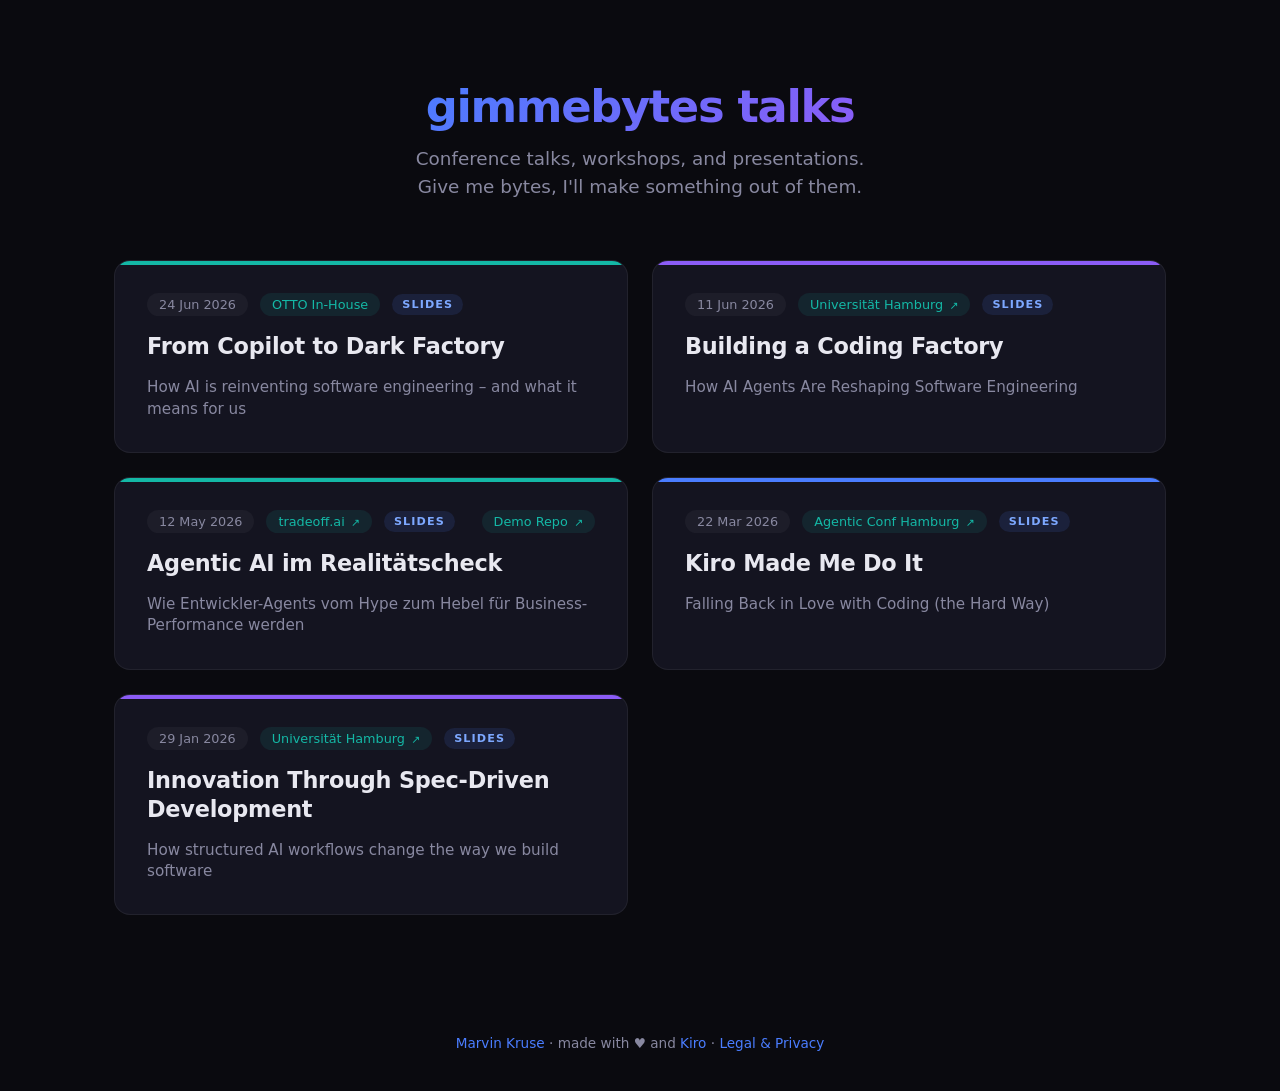
<file: index.html>
<!doctype html>
<html lang="en">
<head>
  <meta charset="utf-8">
  <meta name="viewport" content="width=device-width, initial-scale=1.0">
  <title>Talks — gimmebytes</title>
  <link rel="icon" type="image/svg+xml" href="favicon.svg">
  <script async src="https://analytics.gimmebytes.com/tracker.js" data-ackee-server="https://analytics.gimmebytes.com" data-ackee-domain-id="faa1cd10-6876-4bcc-96e7-f4cc106a3b64"></script>
  <style>
    :root {
      --bg: #0a0a0f;
      --bg-card: #141420;
      --bg-card-hover: #1a1a2e;
      --text: #e8e8f0;
      --text-muted: #8888a0;
      --accent-blue: #4a7dff;
      --accent-purple: #8b5cf6;
      --accent-teal: #14b8a6;
      --radius: 16px;
    }

    * { margin: 0; padding: 0; box-sizing: border-box; }

    body {
      background: var(--bg);
      color: var(--text);
      font-family: -apple-system, BlinkMacSystemFont, 'Segoe UI', system-ui, sans-serif;
      min-height: 100vh;
      display: flex;
      flex-direction: column;
      align-items: center;
    }

    .hero {
      text-align: center;
      padding: 80px 20px 40px;
      max-width: 700px;
    }

    .hero h1 {
      font-size: 2.8em;
      font-weight: 800;
      letter-spacing: -0.03em;
      background: linear-gradient(135deg, var(--accent-blue), var(--accent-purple));
      -webkit-background-clip: text;
      -webkit-text-fill-color: transparent;
      background-clip: text;
      margin-bottom: 12px;
    }

    .hero p {
      color: var(--text-muted);
      font-size: 1.15em;
      line-height: 1.5;
    }

    .talks-grid {
      display: grid;
      grid-template-columns: repeat(auto-fill, minmax(340px, 1fr));
      gap: 24px;
      width: 100%;
      max-width: 1100px;
      padding: 20px 24px 80px;
    }

    .talk-card {
      background: var(--bg-card);
      border: 1px solid rgba(255, 255, 255, 0.06);
      border-radius: var(--radius);
      padding: 32px;
      text-decoration: none;
      color: var(--text);
      transition: background 0.2s, border-color 0.2s, transform 0.2s;
      display: flex;
      flex-direction: column;
      gap: 16px;
      position: relative;
      overflow: hidden;
    }

    .talk-card:hover {
      background: var(--bg-card-hover);
      border-color: rgba(74, 125, 255, 0.3);
      transform: translateY(-2px);
    }

    .talk-card-link {
      position: absolute;
      inset: 0;
      z-index: 1;
    }

    .talk-conf-link {
      font-size: 0.8em;
      color: var(--accent-teal);
      background: rgba(20, 184, 166, 0.1);
      padding: 4px 12px;
      border-radius: 20px;
      text-decoration: none;
      position: relative;
      z-index: 2;
      transition: background 0.2s;
    }

    .talk-conf-link:hover {
      background: rgba(20, 184, 166, 0.25);
    }

    .talk-conf-link .conf-arrow {
      font-size: 0.85em;
      margin-left: 2px;
    }

    .talk-card::before {
      content: '';
      position: absolute;
      top: 0;
      left: 0;
      right: 0;
      height: 4px;
    }

    .talk-card[data-accent="blue"]::before { background: var(--accent-blue); }
    .talk-card[data-accent="purple"]::before { background: var(--accent-purple); }
    .talk-card[data-accent="teal"]::before { background: var(--accent-teal); }

    .talk-meta {
      display: flex;
      gap: 12px;
      align-items: center;
      flex-wrap: wrap;
    }

    .talk-date {
      font-size: 0.8em;
      color: var(--text-muted);
      background: rgba(255, 255, 255, 0.04);
      padding: 4px 12px;
      border-radius: 20px;
    }

    .talk-format {
      font-size: 0.7em;
      text-transform: uppercase;
      letter-spacing: 0.1em;
      padding: 4px 10px;
      border-radius: 20px;
      font-weight: 600;
    }

    .format-slides {
      color: #7da8ff;
      background: rgba(74, 125, 255, 0.12);
    }

    .format-pdf {
      color: #fbbf24;
      background: rgba(245, 158, 11, 0.12);
    }

    .format-upcoming {
      color: var(--text-muted);
      background: rgba(255, 255, 255, 0.06);
    }

    .talk-card.talk-card--upcoming {
      cursor: default;
    }

    .talk-card.talk-card--upcoming::before {
      background: repeating-linear-gradient(
        90deg,
        rgba(136, 136, 160, 0.4) 0px,
        rgba(136, 136, 160, 0.4) 6px,
        transparent 6px,
        transparent 12px
      );
    }

    .talk-card.talk-card--upcoming:hover {
      background: var(--bg-card);
      border-color: rgba(255, 255, 255, 0.06);
      transform: none;
    }

    .talk-card.talk-card--upcoming .talk-subtitle {
      opacity: 0.6;
    }

    .talk-title {
      font-size: 1.4em;
      font-weight: 700;
      line-height: 1.3;
      letter-spacing: -0.01em;
    }

    .talk-subtitle {
      color: var(--text-muted);
      font-size: 0.95em;
      line-height: 1.4;
    }

    footer {
      padding: 40px 20px;
      text-align: center;
      color: var(--text-muted);
      font-size: 0.85em;
    }

    footer a {
      color: var(--accent-blue);
      text-decoration: none;
    }

    footer a:hover {
      text-decoration: underline;
    }

    @media (max-width: 600px) {
      .hero h1 { font-size: 2em; }
      .hero { padding: 50px 20px 30px; }
      .talks-grid { grid-template-columns: 1fr; }
    }
  </style>
</head>
<body>

  <base target="_blank">

  <header class="hero">
    <h1>gimmebytes talks</h1>
    <p>Conference talks, workshops, and presentations.<br>Give me bytes, I'll make something out of them.</p>
  </header>

  <main class="talks-grid">

    <div class="talk-card" data-accent="teal">
      <a href="2026-06-ai-hackathon-impulse/" class="talk-card-link" aria-label="From Copilot to Dark Factory — Slides öffnen"></a>
      <div class="talk-meta">
        <span class="talk-date">24 Jun 2026</span>
        <span class="talk-conf-link">OTTO In-House</span>
        <span class="talk-format format-slides">Slides</span>
      </div>
      <div class="talk-title">From Copilot to Dark Factory</div>
      <div class="talk-subtitle">How AI is reinventing software engineering – and what it means for us</div>
    </div>

    <div class="talk-card" data-accent="purple">
      <a href="2026-06-building-a-coding-factory/" class="talk-card-link" aria-label="Building a Coding Factory — Slides öffnen"></a>
      <div class="talk-meta">
        <span class="talk-date">11 Jun 2026</span>
        <a href="https://www.uni-hamburg.de/" class="talk-conf-link">Universität Hamburg <span class="conf-arrow">↗</span></a>
        <span class="talk-format format-slides">Slides</span>
      </div>
      <div class="talk-title">Building a Coding Factory</div>
      <div class="talk-subtitle">How AI Agents Are Reshaping Software Engineering</div>
    </div>

    <div class="talk-card" data-accent="teal">
      <a href="2026-05-agentic-ai-realitaetscheck/Exxeta_OTTO_Masterclass_tradeoff_2026.pptx" class="talk-card-link" aria-label="Agentic AI im Realitätscheck — Slides öffnen"></a>
      <div class="talk-meta">
        <span class="talk-date">12 May 2026</span>
        <a href="https://www.tradeoff.ai" class="talk-conf-link">tradeoff.ai <span class="conf-arrow">↗</span></a>
        <span class="talk-format format-slides">Slides</span>
        <a href="https://github.com/gimmebytes/heidelguide" class="talk-conf-link" style="margin-left: auto;">Demo Repo <span class="conf-arrow">↗</span></a>
      </div>
      <div class="talk-title">Agentic AI im Realitätscheck</div>
      <div class="talk-subtitle">Wie Entwickler-Agents vom Hype zum Hebel für Business-Performance werden</div>
    </div>

    <div class="talk-card" data-accent="blue">
      <a href="2026-03-kiro-made-me-do-it/" class="talk-card-link" aria-label="Kiro Made Me Do It — Slides öffnen"></a>
      <div class="talk-meta">
        <span class="talk-date">22 Mar 2026</span>
        <a href="https://agentic.hamburg/conf-2026/sessions/kiro-made-me-do-it/" class="talk-conf-link">Agentic Conf Hamburg <span class="conf-arrow">↗</span></a>
        <span class="talk-format format-slides">Slides</span>
      </div>
      <div class="talk-title">Kiro Made Me Do It</div>
      <div class="talk-subtitle">Falling Back in Love with Coding (the Hard Way)</div>
    </div>

    <div class="talk-card" data-accent="purple">
      <a href="2026-01-innovation-through-spec-driven-development/unihh_innoforum_innovation_through_specdriven_mk.pdf" class="talk-card-link" aria-label="Innovation Through Spec-Driven Development — PDF öffnen"></a>
      <div class="talk-meta">
        <span class="talk-date">29 Jan 2026</span>
        <a href="https://www.uni-hamburg.de/" class="talk-conf-link">Universität Hamburg <span class="conf-arrow">↗</span></a>
        <span class="talk-format format-slides">Slides</span>
      </div>
      <div class="talk-title">Innovation Through Spec-Driven Development</div>
      <div class="talk-subtitle">How structured AI workflows change the way we build software</div>
    </div>

    <!-- Template for future talks:
    <a href="YYYY-MM-your-talk-slug/" class="talk-card" data-accent="purple">
      <div class="talk-meta">
        <span class="talk-date">DD Mon YYYY</span>
        <span class="talk-conf">Conference Name</span>
        <span class="talk-format format-slides">Slides</span>
      </div>
      <div class="talk-title">Talk Title</div>
      <div class="talk-subtitle">Talk subtitle or description</div>
    </a>

    For PDF talks:
    <a href="YYYY-MM-old-talk/slides.pdf" class="talk-card" data-accent="teal">
      <div class="talk-meta">
        <span class="talk-date">DD Mon YYYY</span>
        <span class="talk-conf">Conference Name</span>
        <span class="talk-format format-pdf">PDF</span>
      </div>
      <div class="talk-title">Old Talk Title</div>
      <div class="talk-subtitle">Description</div>
    </a>
    -->

  </main>

  <footer>
    <p><a href="https://www.linkedin.com/in/marvin-kruse/">Marvin Kruse</a> · made with ♥ and <a href="https://kiro.dev">Kiro</a> · <a href="legal.html" target="_self">Legal & Privacy</a></p>
  </footer>

</body>
</html>
</file>
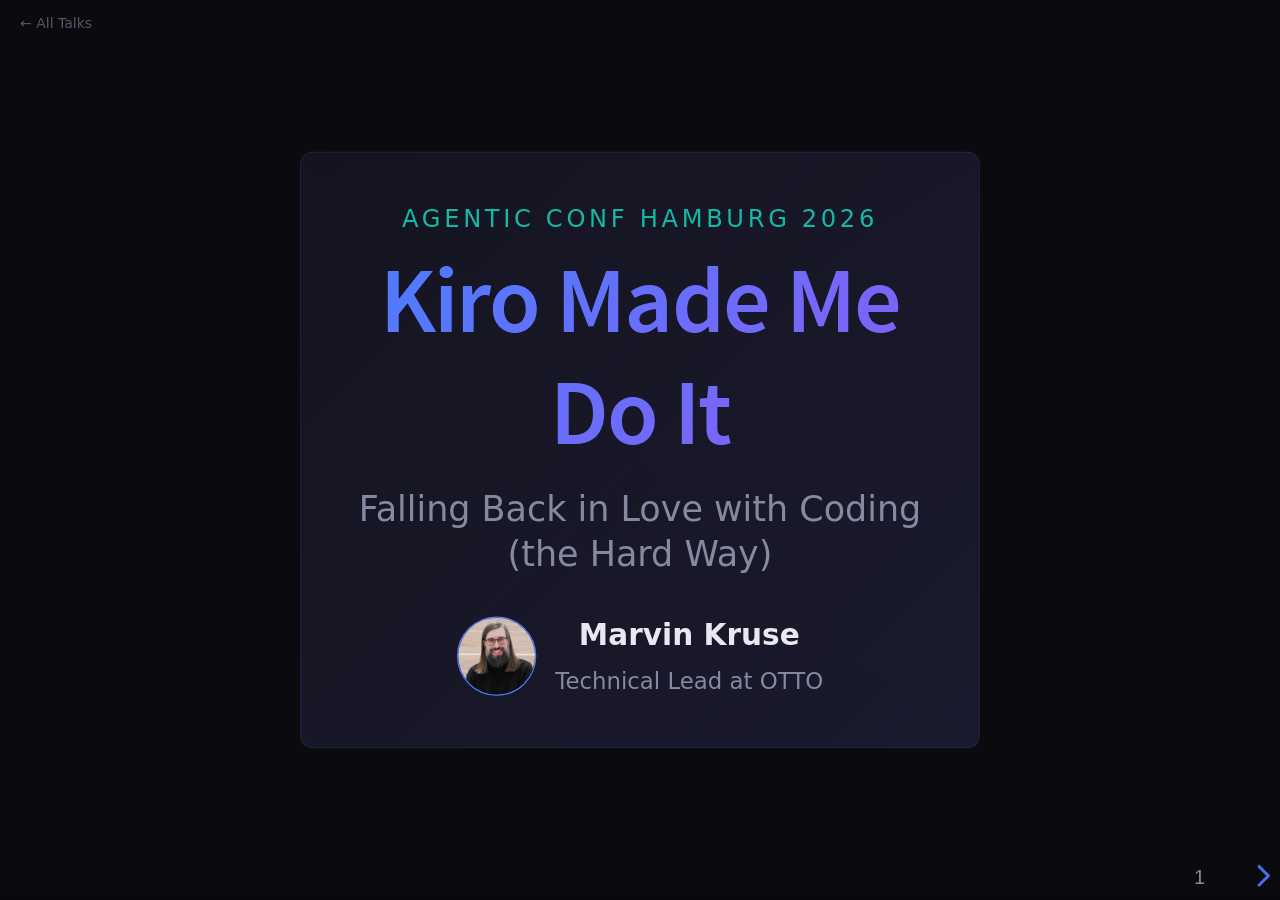
<file: 2026-03-kiro-made-me-do-it/index.html>
<!doctype html>
<html lang="en">
<head>
  <meta charset="utf-8">
  <meta name="viewport" content="width=device-width, initial-scale=1.0">
  <title>Kiro Made Me Do It — Agentic Conf Hamburg 2026</title>
  <link rel="stylesheet" href="dist/reset.css">
  <link rel="stylesheet" href="dist/reveal.css">
  <link rel="stylesheet" href="dist/theme/black.css">
  <link rel="stylesheet" href="style.css">
</head>
<body>
  <a href="../" class="back-link" aria-label="Back to all talks">← All Talks</a>
  <div class="reveal">
    <div class="slides">

      <!-- SLIDE 1: Title -->
      <section class="title-slide">
        <div class="title-card">
          <p class="conf-tag">Agentic Conf Hamburg 2026</p>
          <h1>Kiro Made Me Do It</h1>
          <p class="subtitle">Falling Back in Love with Coding (the Hard Way)</p>
          <div class="speaker-info">
            <img src="images/marvin.jpg" alt="Marvin Kruse" class="avatar">
            <div>
              <p class="speaker-name">Marvin Kruse</p>
              <p class="speaker-role">Technical Lead at OTTO</p>
            </div>
          </div>
        </div>
        <aside class="notes">
          Quick intro — set the tone. "Hi, I'm Marvin, and Kiro made me do it."
          Keep it light, get a smile.
        </aside>
      </section>

      <!-- SLIDE 2: About Me -->
      <section class="about-slide">
        <h2>About Me</h2>
        <div class="about-grid">
          <div class="about-card">
            <img src="images/marvin.jpg" alt="Marvin Kruse" class="about-photo">
          </div>
          <div class="about-details">
            <div class="detail-card">
              <span class="detail-label">Role</span>
              <span class="detail-value">Technical Lead at OTTO</span>
            </div>
            <div class="detail-card">
              <span class="detail-label">Since</span>
              <span class="detail-value">June 2024</span>
            </div>
            <div class="detail-card">
              <span class="detail-label">Previously</span>
              <span class="detail-value">Statista & AIRBUS</span>
            </div>
            <div class="detail-card">
              <span class="detail-label">Focus</span>
              <span class="detail-value">Architecture, Distributed Systems, Sharing Knowledge, Home Lab Enthusiast, Music Lover, Full-time Dad</span>
            </div>
            <div class="detail-card">
              <span class="detail-label">Degree</span>
              <span class="detail-value">Dipl. Wirtschaftsinformatik, Uni Hamburg</span>
            </div>
          </div>
        </div>
        <aside class="notes">
          Keep it brief — name, OTTO, background. Don't linger here.
        </aside>
      </section>

      <!-- SLIDE 3: The Problem — Calendar -->
      <section class="calendar-slide">
        <h2>The Problem: "I Want to Code, But..."</h2>
        <div class="calendar">
          <div class="cal-header">
            <div class="cal-time-col"></div>
            <div class="cal-day">Mon</div>
            <div class="cal-day">Tue</div>
            <div class="cal-day">Wed</div>
            <div class="cal-day">Thu</div>
            <div class="cal-day">Fri</div>
          </div>
          <div class="cal-body">
            <div class="cal-times">
              <div class="cal-time-label">8:00</div>
              <div class="cal-time-label">9:00</div>
              <div class="cal-time-label">10:00</div>
              <div class="cal-time-label">11:00</div>
              <div class="cal-time-label">12:00</div>
              <div class="cal-time-label">13:00</div>
              <div class="cal-time-label">14:00</div>
              <div class="cal-time-label">15:00</div>
              <div class="cal-time-label">16:00</div>
              <div class="cal-time-label">17:00</div>
            </div>
            <div class="cal-col">
              <div class="cal-event ev-teal" style="grid-row: 1 / 2;">Team Advice Session</div>
              <div class="cal-event ev-blue" style="grid-row: 2 / 4;">Advisory Board: Platform</div>
              <div class="cal-event ev-purple" style="grid-row: 4 / 6;">Workshop Prep: Architecture</div>
              <div class="cal-event ev-gray" style="grid-row: 6 / 7;">Lunch</div>
              <div class="cal-event ev-orange" style="grid-row: 7 / 8;">1:1 Marathon</div>
              <div class="cal-event ev-daughter" style="grid-row: 8 / 11;">👧 Daughter Time</div>
            </div>
            <div class="cal-col">
              <div class="cal-event ev-red" style="grid-row: 1 / 11;">🎪 Full-Day Workshop: Tech Strategy</div>
            </div>
            <div class="cal-col">
              <div class="cal-event ev-teal" style="grid-row: 1 / 2;">Team Advice Session</div>
              <div class="cal-event ev-blue" style="grid-row: 2 / 4;">This meeting could have been an email</div>
              <div class="cal-event ev-purple" style="grid-row: 4 / 6;">Cross-Team Dependency Untangling</div>
              <div class="cal-event ev-gray" style="grid-row: 6 / 7;">Lunch (if lucky)</div>
              <div class="cal-event ev-orange" style="grid-row: 7 / 8;">Hiring Interview</div>
              <div class="cal-event ev-daughter" style="grid-row: 8 / 11;">👧 Daughter Time</div>
            </div>
            <div class="cal-col">
              <div class="cal-event ev-blue" style="grid-row: 1 / 3;">Advisory Board: Data</div>
              <div class="cal-event ev-orange" style="grid-row: 3 / 5;">Roadmap Review (Q47)</div>
              <div class="cal-event ev-teal" style="grid-row: 5 / 7;">Tech Lead Sync about the last Sync</div>
              <div class="cal-event ev-purple" style="grid-row: 7 / 9;">Stakeholder Update</div>
              <div class="cal-event ev-red" style="grid-row: 9 / 11;">Meeting about the meeting schedule</div>
            </div>
            <div class="cal-col">
              <div class="cal-event ev-teal" style="grid-row: 1 / 2;">Team Advice Session</div>
              <div class="cal-event ev-orange" style="grid-row: 2 / 4;">Workshop: How to have fewer meetings</div>
              <div class="cal-event ev-blue" style="grid-row: 4 / 6;">Demo (pray the deploy worked)</div>
              <div class="cal-event ev-gray" style="grid-row: 6 / 7;">Lunch</div>
              <div class="cal-event ev-green" style="grid-row: 7 / 8;">✨ Actual Coding Time ✨</div>
              <div class="cal-event ev-daughter" style="grid-row: 8 / 11;">👧 Daughter Time</div>
            </div>
          </div>
        </div>
        <div class="cal-tagline">
          <span class="cal-tag tag-orange fragment">🧱 Duplo duty after work</span>
          <span class="cal-tag tag-purple fragment">🧠 Brain says: sleep</span>
          <span class="cal-tag tag-blue fragment">💻 But I still want to build</span>
          <span class="cal-tag tag-teal fragment">⏰ Maybe 30 min on the couch</span>
        </div>
        <div class="segfault-line fragment">
          <span class="segfault-tag">💥 Result: segfault</span>
        </div>
        <aside class="notes">
          THIS is the laugh slide. Let it breathe.
        </aside>
      </section>

      <!-- SLIDE 4: First Try — Vibe Coding -->
      <section>
        <h2>First Try: ChatGPT & "Vibe Coding"</h2>
        <div class="card-grid two-col">
          <div class="info-card card-green">
            <span class="card-icon">💡</span>
            <p>Just prompt and go — no plan, no spec</p>
          </div>
          <div class="info-card card-green">
            <span class="card-icon">🚀</span>
            <p>Tons of output in no time</p>
          </div>
          <div class="info-card card-red">
            <span class="card-icon">🎲</span>
            <p>Mileage may vary — results are hit or miss</p>
          </div>
          <div class="info-card card-red">
            <span class="card-icon">🔄</span>
            <p>Context lost between sessions — starting over. Again.</p>
          </div>
        </div>
        <p class="slide-footnote fragment">More frustrating than productive.</p>
        <aside class="notes">
          "So I tried the obvious thing — ChatGPT, just prompt and go."
        </aside>
      </section>

      <!-- SLIDE 5: The Fix — Kiro -->
      <section>
        <h2>The Fix: Kiro & Spec-Driven Development</h2>
        <div class="card-grid single-col">
          <div class="info-card card-blue">
            <span class="card-icon">📝</span>
            <p>Spec first — Requirements, Design, Tasks, then Code</p>
          </div>
          <div class="info-card card-teal">
            <span class="card-icon">🏠</span>
            <p>Everything lives in one place (the IDE)</p>
          </div>
          <div class="info-card card-purple">
            <span class="card-icon">🧭</span>
            <p>Structure instead of chaos</p>
          </div>
          <div class="info-card card-green">
            <span class="card-icon">✅</span>
            <p>AI follows your spec, not its own ideas</p>
          </div>
        </div>
        <aside class="notes">
          "Then I found Kiro. And the key difference: you write a spec FIRST."
        </aside>
      </section>

      <!-- SLIDE 6: Spec-Driven Flow -->
      <section class="flow-slide">
        <h2>Spec-Driven Flow in Kiro</h2>
        <div class="flow-container">
          <div class="flow-annotation fragment" data-fragment-index="1">
            <svg class="annotation-arrow" viewBox="0 0 120 60" width="120" height="60">
              <path d="M10 50 Q30 5 60 10 Q90 15 110 5" stroke="#fbbf24" stroke-width="3.5" fill="none" stroke-linecap="round" stroke-dasharray="5 3"/>
            </svg>
            <span class="annotation-text">psst... you can start here now!</span>
          </div>
          <div class="flow-steps">
            <div class="flow-step step-1">
              <span class="step-number">1</span>
              <span class="step-label">Requirements</span>
              <span class="step-desc">Structured, Given/When/Then</span>
            </div>
            <div class="flow-arrow">→</div>
            <div class="flow-step step-2">
              <span class="step-number">2</span>
              <span class="step-label">Design</span>
              <span class="step-desc">Architecture, APIs, data models</span>
            </div>
            <div class="flow-arrow">→</div>
            <div class="flow-step step-3">
              <span class="step-number">3</span>
              <span class="step-label">Tasks</span>
              <span class="step-desc">Isolated, testable steps</span>
            </div>
            <div class="flow-arrow">→</div>
            <div class="flow-step step-4">
              <span class="step-number">4</span>
              <span class="step-label">Code</span>
              <span class="step-desc">Implementation guided by spec</span>
            </div>
          </div>
          <div class="steering-note fragment" data-fragment-index="0">
            <span class="steering-icon">＋</span>
            <span>Steering Documents — re-use across projects, guiding all phases</span>
          </div>
        </div>
        <aside class="notes">
          Walk through the 4 steps quickly.
        </aside>
      </section>

      <!-- SLIDE 7: What I Love -->
      <section>
        <h2>What I Love About Kiro</h2>
        <div class="card-grid single-col">
          <div class="info-card card-green">
            <span class="card-icon">🏠</span>
            <p>Everything in one IDE — specs, design, tasks, code. No hand-off, no context switching.</p>
          </div>
          <div class="info-card card-teal">
            <span class="card-icon">🎯</span>
            <p>Curated model selection — limited, but reduced to the best. Less choice, more focus.</p>
          </div>
          <div class="info-card card-blue">
            <span class="card-icon">🪝</span>
            <p>Hooks & Steering Documents — seamlessly integrated, guiding the agent across all phases.</p>
          </div>
          <div class="info-card card-purple">
            <span class="card-icon">🤖</span>
            <p>The agent just crunches through your tasks — spec to code, step by step.</p>
          </div>
        </div>
        <aside class="notes">
          "Here's what genuinely impressed me."
        </aside>
      </section>

      <!-- SLIDE 8: What Hurts -->
      <section class="hurts-slide">
        <h2>What Hurts</h2>
        <div class="card-grid single-col">
          <div class="info-card card-orange">
            <span class="card-icon">✍️</span>
            <p>Writing specs requires a mental shift — from "this button, that component" to precise intent</p>
          </div>
          <div class="info-card card-red">
            <span class="card-icon">👻</span>
            <p>Agent progress is unclear — is it still running? Thinking? Gone?</p>
          </div>
          <div class="info-card card-red">
            <span class="card-icon">🧪</span>
            <p>Kiro loves writing tests — sometimes way too many, running forever or not returning at all</p>
          </div>
          <div class="info-card card-purple">
            <span class="card-icon">🎨</span>
            <p>LLMs are creative — gaps get filled with solutions that sometimes fit perfectly, sometimes not at all</p>
          </div>
          <div class="info-card card-orange">
            <span class="card-icon">📝</span>
            <p>Auto-summary keeps context in check — but can stall you mid-flow when you just want to keep going</p>
          </div>
        </div>
        <aside class="notes">
          "Writing specs is hard because you need to change how you think."
        </aside>
      </section>

      <!-- SLIDE 9: What I Built -->
      <section class="projects-slide">
        <h2>What I Built (and What's Next)</h2>
        <div class="poster-grid">
          <div class="poster poster-private">
            <span class="poster-tag tag-private">Personal</span>
            <span class="poster-emoji">💿</span>
            <h3>collectio</h3>
            <p>Sync my physical CD collection from Discogs to Tidal</p>
          </div>
          <div class="poster poster-private">
            <span class="poster-tag tag-private">Personal</span>
            <span class="poster-emoji">💰</span>
            <h3>haushaltsbuch</h3>
            <p>Local-only financial dashboard from bank Excel exports</p>
          </div>
          <div class="poster poster-private">
            <span class="poster-tag tag-private">Personal</span>
            <span class="poster-emoji">☁️</span>
            <h3>gimmecloud</h3>
            <p>Personal PaaS for my home lab — deploy with one command</p>
          </div>
          <div class="poster poster-work">
            <span class="poster-tag tag-work">@ OTTO</span>
            <span class="poster-emoji">📐</span>
            <h3>acc-cli</h3>
            <p>Architecture Communication Canvas — Markdown to HTML</p>
          </div>
          <div class="poster poster-coming">
            <span class="poster-tag tag-coming">Coming Soon</span>
            <span class="poster-emoji">🔍</span>
            <h3>Rockybeach</h3>
            <p>Die Drei ??? fan site with curated metadata search engine</p>
          </div>
        </div>
        <aside class="notes">
          Go through quickly.
        </aside>
      </section>

      <!-- SLIDE 10: Takeaway -->
      <section class="takeaway-slide">
        <div class="takeaway-card">
          <blockquote>
            I fell back in love with coding —<br>
            not because AI writes code for me,<br>
            but because it finally fits into my life.
          </blockquote>
          <p class="takeaway-sub">— Marvin Kruse</p>
        </div>
        <aside class="notes">
          Slow down here. Let the quote land.
        </aside>
      </section>

      <!-- SLIDE 11: Thank You -->
      <section class="thankyou-slide">
        <div class="thankyou-layout">
          <div class="thankyou-left">
            <h2>Thank You!</h2>
            <div class="contact-cards">
              <div class="contact-card">
                <span>💼</span> <a href="https://www.linkedin.com/in/marvin-kruse/">linkedin.com/in/marvin-kruse</a>
              </div>
            </div>
            <div class="link-cards">
              <a href="https://kiro.dev/" class="link-card">Kiro.dev</a>
              <a href="https://martinfowler.com/articles/exploring-gen-ai/sdd-3-tools.html" class="link-card">Spec-Driven Development</a>
              <a href="https://www.otto.de/jobs/technology/techblog/" class="link-card">OTTO Tech Blog</a>
            </div>
          </div>
          <div class="thankyou-right">
            <img src="images/danke.png" alt="Danke!" class="danke-img">
          </div>
        </div>
        <aside class="notes">
          "Thank you! These slides are a web app built with Kiro."
        </aside>
      </section>

    </div>
  </div>

  <script src="dist/reveal.js"></script>
  <script src="plugin/notes/notes.js"></script>
  <script>
    Reveal.initialize({
      hash: true,
      transition: 'slide',
      slideNumber: true,
      controls: true,
      progress: true,
      center: false,
      width: 1920,
      height: 1080,
      plugins: [ RevealNotes ],
    });
  </script>
</body>
</html>
</file>
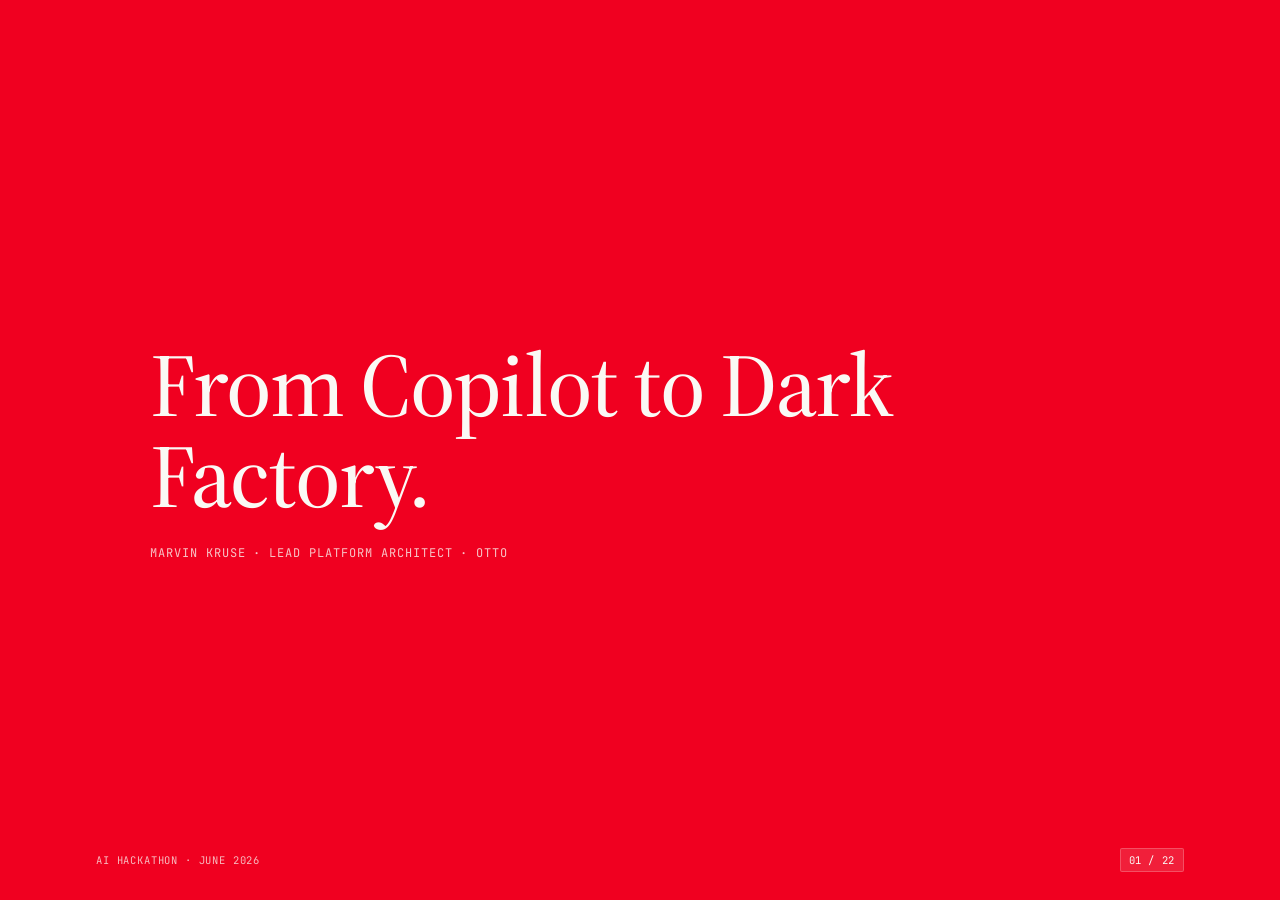
<file: 2026-06-ai-hackathon-impulse/index.html>
<!DOCTYPE html>
<html lang='en'>
<head>
<meta charset='utf-8' />
<meta name='viewport' content='width=device-width, initial-scale=1' />
<title>From Copilot to Dark Factory · AI Hackathon Impulse</title>
<link rel='preconnect' href='https://fonts.googleapis.com' />
<link rel='preconnect' href='https://fonts.gstatic.com' crossorigin />
<link href='https://fonts.googleapis.com/css2?family=Source+Serif+4:wght@400;500&family=Source+Sans+3:wght@400;500&family=JetBrains+Mono:wght@400;500&display=swap' rel='stylesheet' />
<style>
:root {
  --parchment: #f5f4ed;
  --ivory: #faf9f5;
  --brand: #F00020;
  --brand-dark: #3D4854;
  --brand-deep: #2C353F;
  --brand-light: #FF4D66;
  --brand-steel: #FFB3BC;
  --near-black: #141413;
  --dark-warm: #3d3d3a;
  --olive: #504e49;
  --stone: #6b6a64;
  --border: #e8e6dc;
  --border-soft: #e5e3d8;
  --serif: 'Source Serif 4', Charter, Georgia, Palatino, 'Times New Roman', serif;
  --sans: 'Source Sans 3', -apple-system, BlinkMacSystemFont, 'Segoe UI', system-ui, sans-serif;
  --mono: 'JetBrains Mono', 'SF Mono', 'Fira Code', Consolas, Monaco, monospace;
}
* { box-sizing: border-box; margin: 0; padding: 0; }
html, body {
  width: 100%; height: 100%;
  overflow: hidden;
  background: var(--parchment);
  color: var(--near-black);
  font-family: var(--serif);
  font-weight: 400;
  -webkit-font-smoothing: antialiased;
}
strong { font-weight: 500; }

#deck {
  position: fixed; inset: 0;
  height: 100vh;
  display: flex;
  flex-wrap: nowrap;
  transition: transform 0.45s cubic-bezier(0.77, 0, 0.175, 1);
  z-index: 5;
  will-change: transform;
}
.slide {
  width: 100vw; height: 100vh;
  flex: 0 0 100vw;
  position: relative;
  padding: 80px 96px;
  display: flex;
  flex-direction: column;
  overflow: hidden;
  background: var(--parchment);
  color: var(--near-black);
}
.slide.dark {
  background: var(--brand);
  color: var(--ivory);
}
.slide.dark-hero {
  background: var(--brand-dark);
  color: var(--ivory);
}
.slide-inner {
  max-width: 1280px;
  margin: 0 auto;
  width: 100%;
  height: 100%;
  display: grid;
  align-content: center;
  gap: 24px;
  position: relative;
  min-height: 0;
}

.slide-foot {
  position: absolute;
  bottom: 28px; left: 0; right: 0;
  display: flex; justify-content: space-between; align-items: center;
  padding: 0 96px;
  font-family: var(--mono); font-size: 10.5px;
  letter-spacing: 0.08em; color: var(--stone);
  text-transform: uppercase;
  font-variant-numeric: tabular-nums; z-index: 4; pointer-events: none;
}
.slide.dark .slide-foot { color: rgba(250, 249, 245, 0.74); }
.slide.dark-hero .slide-foot { color: rgba(250, 249, 245, 0.72); }
.slide-foot .counter {
  font-family: var(--mono); letter-spacing: 0.06em;
  font-variant-numeric: tabular-nums;
  color: var(--near-black); background: var(--ivory);
  padding: 4px 8px; border: 1px solid var(--border); border-radius: 2px;
}
.slide.dark .slide-foot .counter {
  color: var(--ivory); background: rgba(250, 249, 245, 0.12);
  border-color: rgba(250, 249, 245, 0.22);
}
.slide.dark-hero .slide-foot .counter {
  color: var(--ivory); background: rgba(250, 249, 245, 0.08);
  border-color: rgba(250, 249, 245, 0.18);
}


</style>
<style>
@keyframes kami-rise {
  from { opacity: 0; transform: translateY(18px); }
  to   { opacity: 1; transform: none; }
}
.s-cover .slide-inner > * { animation: kami-rise 0.7s cubic-bezier(0.16, 1, 0.3, 1) both; }
.s-cover .slide-inner > *:nth-child(2) { animation-delay: 0.08s; }
.s-cover .slide-inner > *:nth-child(3) { animation-delay: 0.16s; }
.s-cover .slide-inner {
  grid-template-columns: 1fr; text-align: left;
  align-content: center; gap: 24px; max-width: 980px;
}
.s-cover h1 {
  font-family: var(--serif); font-weight: 500;
  font-size: clamp(60px, 7vw, 110px); line-height: 1.02;
  letter-spacing: -1.5px; color: var(--ivory);
}
.s-cover .meta {
  font-family: var(--mono); font-size: 12px;
  letter-spacing: 0.08em; text-transform: uppercase;
  color: rgba(250, 249, 245, 0.78); font-variant-numeric: tabular-nums;
}

.s-chapter .slide-inner { grid-template-columns: 1fr; text-align: center; align-content: center; gap: 28px; }
.s-chapter .num {
  font-family: var(--serif); font-weight: 500;
  font-size: clamp(64px, 8vw, 130px); color: rgba(250, 249, 245, 0.7);
  letter-spacing: -0.5px; line-height: 1; font-variant-numeric: tabular-nums;
}
.s-chapter h2 {
  font-family: var(--serif); font-weight: 500;
  font-size: clamp(44px, 5vw, 78px); line-height: 1.1;
  letter-spacing: -0.6px; color: var(--ivory); margin: 0 auto; max-width: 22ch;
}

.s-content .slide-inner { grid-template-columns: 1fr 2.4fr; gap: 56px; align-content: center; }
.s-content.layout-full .slide-inner { grid-template-columns: 1fr; max-width: 980px; }
.s-content .head { display: flex; flex-direction: column; gap: 14px; }
.s-content .num {
  font-family: var(--serif); font-weight: 500; font-size: 14px;
  letter-spacing: 0.02em; color: var(--brand); font-variant-numeric: tabular-nums;
}
.s-content h2 {
  font-family: var(--serif); font-weight: 500;
  font-size: clamp(34px, 3.8vw, 52px); line-height: 1.1;
  letter-spacing: -0.6px; color: var(--near-black); margin: 0; max-width: 14ch;
}
.s-content .body { display: flex; flex-direction: column; gap: 18px; }
.s-content .body p {
  font-family: var(--serif); font-weight: 400; font-size: 18px;
  line-height: 1.55; color: var(--dark-warm); max-width: 52ch;
}
.s-content .body p strong { color: var(--near-black); font-weight: 500; }
.s-content ul.dash {
  list-style: none; padding: 0; margin: 4px 0 0;
  display: flex; flex-direction: column; gap: 12px;
}
.s-content ul.dash li {
  position: relative; padding-left: 18px;
  font-family: var(--serif); font-weight: 400; font-size: 17px;
  line-height: 1.5; color: var(--dark-warm);
}
.s-content ul.dash li::before {
  content: ''; position: absolute; left: 0; top: 0.72em;
  width: 10px; height: 1.5px; background: var(--brand);
}
.source {
  font-family: var(--mono); font-size: 11px; letter-spacing: 0.02em;
  color: var(--stone); margin-top: 16px; font-variant-numeric: tabular-nums;
}

.s-statement .slide-inner { grid-template-columns: 1fr; max-width: 1080px; align-content: center; gap: 32px; }
.s-statement blockquote {
  font-family: var(--serif); font-weight: 500;
  font-size: clamp(28px, 3.2vw, 42px); line-height: 1.3;
  color: var(--near-black); margin: 0; letter-spacing: -0.4px; max-width: 28ch;
  border-left: 2px solid var(--brand); padding-left: 28px;
}

.stage-diagram {
  display: flex; align-items: center; gap: 16px; flex-wrap: wrap;
  margin-top: 24px; padding: 28px 32px;
  border: 1px solid var(--border); background: var(--ivory);
}
.sd-node {
  font-family: var(--mono); font-size: 14px; font-weight: 500;
  color: var(--near-black); letter-spacing: 0.02em;
  padding: 8px 14px; border: 1px solid var(--border); background: var(--parchment);
  border-radius: 2px; white-space: nowrap;
}
.sd-node.sd-tool {
  color: var(--brand); border-color: var(--brand); border-width: 1.5px;
}
.sd-node.sd-human {
  color: var(--ivory); background: var(--brand-dark); border-color: var(--brand-dark);
}
.sd-node.sd-prod {
  color: var(--ivory); background: var(--brand); border-color: var(--brand);
}
.sd-arrow {
  font-family: var(--mono); font-size: 18px; color: var(--stone);
}
.feedback-loop {
  margin-top: 20px; display: flex; align-items: center; gap: 10px;
  font-family: var(--mono); font-size: 13px; color: var(--brand);
  letter-spacing: 0.02em;
}
.loop-arrow {
  font-size: 22px; color: var(--brand); font-weight: 500;
}
.loop-label, .loop-target {
  padding: 4px 10px; border: 1px solid var(--brand); border-radius: 2px;
  font-variant-numeric: tabular-nums;
}
.stage-note {
  margin-top: 16px; font-family: var(--serif); font-weight: 400;
  font-size: 17px; color: var(--olive); line-height: 1.4;
}
.lead {
  font-family: var(--serif); font-weight: 500; font-size: 21px;
  color: var(--near-black); line-height: 1.4; max-width: 50ch;
}

.slide-takeaway {
  margin-top: 48px; text-align: center;
  font-family: var(--serif); font-weight: 500; font-size: 22px;
  color: var(--brand); letter-spacing: -0.3px; line-height: 1.4;
}

.steps {
  display: flex; gap: 32px; align-items: stretch; margin-top: 24px;
}
.step {
  flex: 1; display: flex; flex-direction: column; gap: 12px;
  padding: 32px 28px; border: 1px solid var(--border); background: var(--ivory);
}
.step-year {
  font-family: var(--mono); font-size: 12px; font-weight: 500;
  color: var(--brand); letter-spacing: 0.06em; font-variant-numeric: tabular-nums;
}
.step-word {
  font-family: var(--serif); font-weight: 500;
  font-size: clamp(28px, 3vw, 40px); color: var(--near-black);
  letter-spacing: -0.4px; line-height: 1.1;
}
.step-tools {
  font-family: var(--mono); font-size: 12px; color: var(--stone);
  letter-spacing: 0.02em;
}

.factory-diagram {
  display: flex; align-items: center; gap: 24px;
  margin-top: 12px; padding: 28px 32px;
  border: 1px solid var(--border); background: var(--ivory);
}
.factory-lanes {
  display: flex; flex-direction: column; gap: 14px;
}
.factory-lane {
  display: flex; align-items: center; gap: 12px;
}
.lane-label {
  font-family: var(--mono); font-size: 12px; font-weight: 500;
  color: var(--stone); letter-spacing: 0.02em; white-space: nowrap;
  min-width: 72px;
}
.lane-line {
  display: block; width: 120px; height: 2px; background: var(--brand);
  opacity: 0.6;
}
.factory-merge {
  display: flex; flex-direction: column; align-items: center; gap: 6px;
}
.merge-arrow {
  font-family: var(--mono); font-size: 20px; color: var(--brand);
}
.merge-label {
  font-family: var(--mono); font-size: 13px; font-weight: 500;
  color: var(--near-black); letter-spacing: 0.02em;
  padding: 4px 10px; border: 1px solid var(--border); background: var(--parchment);
}
.factory-review {
}
.review-label {
  font-family: var(--mono); font-size: 12px; font-weight: 500;
  color: var(--ivory); letter-spacing: 0.02em;
  padding: 6px 12px; background: var(--brand-dark); border-radius: 2px;
}
.factory-prod {
  margin-left: 0;
}
.prod-label {
  font-family: var(--mono); font-size: 12px; font-weight: 500;
  color: var(--ivory); letter-spacing: 0.02em;
  padding: 6px 12px; background: var(--brand); border-radius: 2px;
}

.bottleneck-quote {
  margin-top: 18px; padding: 20px 24px;
  border-left: 2px solid var(--brand); background: var(--ivory);
  opacity: 1; max-height: none; overflow: hidden;
}
.bottleneck-quote.visible { opacity: 1; max-height: none; }
.bq-mark {
  font-family: var(--serif); font-weight: 500; font-size: 32px;
  color: var(--brand); line-height: 0.8;
}
.bq-text {
  display: block; font-family: var(--serif); font-weight: 500;
  font-size: 20px; color: var(--near-black); line-height: 1.35;
  margin-top: 4px;
}
.bq-example {
  display: block; margin-top: 10px;
  font-family: var(--mono); font-size: 12px; color: var(--stone);
  letter-spacing: 0.02em;
}

.guardrail-diagram { display: flex; flex-direction: column; gap: 12px; margin-top: 8px; }
.guardrail-lane {
  display: flex; align-items: center; gap: 14px;
}
.guardrail-label {
  font-family: var(--mono); font-size: 12px; font-weight: 500;
  color: var(--brand); letter-spacing: 0.02em; width: 72px; flex-shrink: 0;
  font-variant-numeric: tabular-nums;
}
.guardrail-line {
  flex: 1; height: 1px; background: var(--brand); opacity: 0.35;
}
.guardrail-tools {
  font-family: var(--mono); font-size: 11px; color: var(--stone);
  letter-spacing: 0.02em; white-space: nowrap;
}
.guardrail-flow {
  display: flex; align-items: center; gap: 10px; margin-top: 8px; padding-top: 14px;
  border-top: 1px solid var(--border);
}
.guardrail-arrow { font-family: var(--mono); font-size: 16px; color: var(--stone); }
.guardrail-badge {
  font-family: var(--mono); font-size: 12px; font-weight: 500;
  color: var(--near-black); letter-spacing: 0.02em;
  padding: 5px 10px; background: var(--ivory); border: 1px solid var(--border); border-radius: 2px;
}
.guardrail-badge.guardrail-pass {
  background: var(--brand); color: var(--ivory); border-color: var(--brand);
}

.s-end .slide-inner { grid-template-columns: 1fr; align-content: end; padding-bottom: 24px; text-align: left; gap: 20px; max-width: none; }
.s-end .word {
  font-family: var(--serif); font-weight: 500;
  font-size: clamp(72px, 11vw, 180px); line-height: 1;
  letter-spacing: -1.5px; color: var(--ivory); white-space: nowrap;
}
.s-end .word .hl { color: var(--brand-steel); }
.s-end .colophon {
  border-top: 1px solid rgba(250, 249, 245, 0.18); padding-top: 18px;
  font-family: var(--sans); font-size: 11px; font-weight: 500;
  letter-spacing: 0.08em; text-transform: uppercase;
  color: rgba(250, 249, 245, 0.6); font-variant-numeric: tabular-nums;
}
.s-end .takeaways {
  display: flex; flex-direction: column; gap: 16px;
  font-family: var(--serif); font-weight: 500; font-size: 20px;
  color: var(--ivory); line-height: 1.4; max-width: 44ch;
  margin-bottom: 28px;
}
.s-end .takeaways span { display: block; }
.s-end .takeaways .num-t {
  font-family: var(--mono); font-size: 12px; color: var(--brand-steel);
  font-variant-numeric: tabular-nums; margin-bottom: 2px;
}

.s-takeaway {
  background: #3F69D0 !important;
  color: #fff !important;
}
.s-takeaway .slide-inner {
  grid-template-columns: 1fr; text-align: left; align-content: center; gap: 20px;
  max-width: 980px;
}
.s-takeaway .slide-foot { color: rgba(255,255,255,0.6) !important; }
.s-takeaway .slide-foot .counter { color: #fff !important; background: rgba(255,255,255,0.1) !important; border-color: rgba(255,255,255,0.25) !important; }
.takeaway-num {
  font-family: var(--mono); font-weight: 500; font-size: 18px;
  color: rgba(255,255,255,0.6); letter-spacing: 0.06em;
  font-variant-numeric: tabular-nums;
}
.takeaway-setup {
  font-family: var(--serif); font-weight: 500;
  font-size: clamp(34px, 4vw, 54px); line-height: 1.2;
  letter-spacing: -0.4px; color: rgba(255,255,255,0.75);
}
.takeaway-punch {
  font-family: var(--serif); font-weight: 500;
  font-size: clamp(42px, 5.5vw, 72px); line-height: 1.1;
  letter-spacing: -0.8px; color: #fff;
}

.demo-card {
  display: flex; flex-direction: column; gap: 8px;
  padding: 24px 28px; border: 1.5px solid var(--brand); background: var(--ivory);
  margin-bottom: 12px;
}
.demo-label {
  font-family: var(--mono); font-size: 14px; font-weight: 500;
  color: var(--brand); letter-spacing: 0.02em;
}
.demo-desc {
  font-family: var(--serif); font-weight: 400; font-size: 17px;
  color: var(--dark-warm); line-height: 1.45;
}
.demo-url {
  font-family: var(--mono); font-size: 12px; color: var(--stone);
  letter-spacing: 0.02em;
}

.demo-url a, .s-content ul.dash a {
  color: var(--stone); text-decoration: underline;
  text-decoration-color: rgba(107, 106, 100, 0.4);
  text-underline-offset: 2px; transition: color 0.2s;
  pointer-events: auto;
}
.demo-url a:hover, .s-content ul.dash a:hover {
  color: var(--brand); text-decoration-color: var(--brand);
}

.s-thankyou .slide-inner {
  grid-template-columns: 1fr; text-align: center; align-content: center; gap: 32px;
}
.thankyou-title {
  font-family: var(--serif); font-weight: 500;
  font-size: clamp(48px, 6vw, 80px); color: var(--ivory);
  letter-spacing: -1px;
}
.thankyou-meme {
  display: flex; justify-content: center; align-items: center;
}
.thankyou-meme img {
  max-width: 420px; max-height: 320px; width: auto; height: auto;
  border-radius: 4px;
}
.thankyou-footer {
  font-family: var(--mono); font-size: 12px; font-weight: 500;
  letter-spacing: 0.06em; text-transform: uppercase;
  color: rgba(250, 249, 245, 0.6);
}

ul.dash.open-questions li {
  font-family: var(--serif); font-weight: 500; font-size: 20px;
  color: var(--near-black); line-height: 1.4;
}

#overview {
  position: fixed; inset: 0; z-index: 100;
  background: rgba(245, 244, 237, 0.98);
  display: none; overflow-y: auto; padding: 60px 56px;
}
#overview .ov-head {
  display: flex; justify-content: space-between; align-items: baseline;
  margin-bottom: 32px; font-family: var(--sans); font-size: 11px;
  letter-spacing: 0.08em; text-transform: uppercase; color: var(--stone);
  font-variant-numeric: tabular-nums;
}
#overview .ov-head b { color: var(--near-black); font-weight: 500; }
#overview .ov-grid {
  display: grid; grid-template-columns: repeat(auto-fit, minmax(220px, 1fr));
  gap: 22px; max-width: 1280px; margin: 0 auto;
}
#overview .ov-card {
  cursor: pointer; border-radius: 3px; overflow: hidden;
  border: 1px solid var(--border); transition: border-color 0.2s, transform 0.2s;
  background: var(--ivory);
}
#overview .ov-card:hover { border-color: var(--brand); transform: translateY(-2px); }
#overview .ov-card.active { border-color: var(--brand); border-width: 2px; }
#overview .ov-thumb {
  width: 100%; aspect-ratio: 16 / 10; overflow: hidden;
  position: relative; pointer-events: none; background: var(--parchment);
}
#overview .ov-thumb .clone {
  width: 100vw; height: 100vh; transform: scale(0.18);
  transform-origin: top left; position: absolute; top: 0; left: 0; pointer-events: none;
}
#overview .ov-label {
  padding: 8px 12px; font-family: var(--mono); font-size: 10px;
  letter-spacing: 0.06em; text-transform: uppercase; color: var(--stone);
  display: flex; justify-content: space-between; align-items: center;
  font-variant-numeric: tabular-nums;
}
#overview .ov-label b { color: var(--near-black); font-weight: 500; }

@media (prefers-reduced-motion: reduce) {
  #deck { transition: none; }
  .s-cover .slide-inner > * { animation: none; }
  #overview .ov-card { transition: none; }
  #overview .ov-card:hover { transform: none; }
}

/* Focus-visible states for keyboard navigation */
#overview .ov-card:focus-visible {
  outline: 2px solid var(--brand);
  outline-offset: 2px;
}
body:focus-visible {
  outline: none; /* body focus is for key capture only */
}

@media print {
  html, body {
    width: 100% !important; height: auto !important;
    overflow: visible !important; background: #fff !important;
  }
  #deck {
    position: static !important;
    display: block !important;
    width: 100% !important; height: auto !important;
    transform: none !important; transition: none !important;
  }
  .slide {
    width: 100% !important; height: auto !important;
    min-height: 100vh;
    flex: none !important; position: relative !important;
    page-break-after: always; break-after: page;
    display: flex !important;
  }
  .slide:last-child { page-break-after: auto; break-after: auto; }
  .slide-foot { position: static !important; margin-top: auto; padding-top: 20px; }
  #overview { display: none !important; }
}
@media (max-width: 1080px) {
  .slide { padding: 64px 56px; }
  .slide-foot { padding: 0 56px; }
  .s-content .slide-inner { grid-template-columns: 1fr; gap: 28px; }
}
@media (max-width: 640px) {
  .slide { padding: 44px 28px; }
  .slide-foot { padding: 0 28px; font-size: 9.5px; }
}
</style>
</head>
<body>

<div id='deck'>

  <!-- 01 · COVER (red) -->
  <section class='slide s-cover dark active' data-slide-kind='cover' data-screen-label='01 Cover'>
    <div class='slide-inner'>
      <h1>From Copilot to Dark Factory.</h1>
      <p class='meta'>Marvin Kruse · Lead Platform Architect · OTTO</p>
    </div>
    <div class='slide-foot'>
      <span>AI Hackathon · June 2026</span>
      <span class='counter'>01 / 22</span>
    </div>
  </section>

  <!-- 02 · CHAPTER (dark hero) -->
  <section class='slide s-chapter dark-hero' data-slide-kind='chapter' data-screen-label='02 The Road Here'>
    <div class='slide-inner'>
      <p class='num'>01</p>
      <h2>The Road Here.</h2>
    </div>
    <div class='slide-foot'>
      <span>AI Hackathon · June 2026</span>
      <span class='counter'>02 / 22</span>
    </div>
  </section>

  <!-- 03 · CONTENT — Overview Three Stages -->
  <section class='slide s-content layout-full' data-slide-kind='content' data-screen-label='03 Overview'>
    <div class='slide-inner'>
      <div class='steps'>
        <div class='step'><span class='step-year'>2022+</span><span class='step-word'>Tool</span><span class='step-tools'>ChatGPT</span></div>
        <div class='step'><span class='step-year'>2024+</span><span class='step-word'>Co-worker</span><span class='step-tools'>Copilot · Cursor · Claude</span></div>
        <div class='step'><span class='step-year'>2026+</span><span class='step-word'>Factory</span><span class='step-tools'>Codex · Multica</span></div>
      </div>
    </div>
    <div class='slide-foot'>
      <span>AI Hackathon · June 2026</span>
      <span class='counter'>03 / 22</span>
    </div>
  </section>

  <!-- 04–06 · CONTENT — Three Stages Detail -->
  <section class='slide s-content layout-full' data-slide-kind='content' data-screen-label='04 Tool'>
    <div class='slide-inner'>
      <div class='head'><span class='num'>2022+</span><h2>Tool</h2></div>
      <div class='stage-diagram'>
        <span class='sd-node'>You type</span>
        <span class='sd-arrow'>→</span>
        <span class='sd-node sd-tool'>ChatGPT</span>
        <span class='sd-arrow'>→</span>
        <span class='sd-node'>Code</span>
      </div>
    </div>
    <div class='slide-foot'>
      <span>AI Hackathon · June 2026</span>
      <span class='counter'>04 / 22</span>
    </div>
  </section>

  <section class='slide s-content layout-full' data-slide-kind='content' data-screen-label='05 Co-worker'>
    <div class='slide-inner'>
      <div class='head'><span class='num'>2024+</span><h2>Co-worker</h2></div>
      <div class='stage-diagram'>
        <span class='sd-node'>You assign a task</span>
        <span class='sd-arrow'>→</span>
        <span class='sd-node sd-tool'>Copilot · Cursor · Claude</span>
        <span class='sd-arrow'>→</span>
        <span class='sd-node'>Code + PR</span>
        <span class='sd-arrow'>→</span>
        <span class='sd-node sd-human'>You review</span>
      </div>
    </div>
    <div class='slide-foot'>
      <span>AI Hackathon · June 2026</span>
      <span class='counter'>05 / 22</span>
    </div>
  </section>

  <section class='slide s-content layout-full' data-slide-kind='content' data-screen-label='06 Factory'>
    <div class='slide-inner'>
      <div class='head'><span class='num'>2026+</span><h2>Factory</h2></div>
      <div class='stage-diagram'>
        <span class='sd-node'>Spec</span>
        <span class='sd-arrow'>→</span>
        <span class='sd-node sd-tool'>Agents</span>
        <span class='sd-arrow'>→</span>
        <span class='sd-node'>CI</span>
        <span class='sd-arrow'>→</span>
        <span class='sd-node sd-human'>Human</span>
        <span class='sd-arrow'>→</span>
        <span class='sd-node sd-prod'>Prod</span>
      </div>
      <div class='feedback-loop'>
        <span class='loop-label'>CI fail</span>
        <span class='loop-arrow'>↩</span>
        <span class='loop-target'>Agent retries</span>
      </div>
    </div>
    <div class='slide-foot'>
      <span>AI Hackathon · June 2026</span>
      <span class='counter'>06 / 22</span>
    </div>
  </section>

  <!-- 07 · CONTENT — Coding Factory -->
  <section class='slide s-content' data-slide-kind='content' data-screen-label='07 Coding Factory'>
    <div class='slide-inner'>
      <div class='head'>
        <h2>The Coding Factory.</h2>
      </div>
      <div class='body'>
        <ul class='dash'>
          <li>Agents work in parallel — multiple features at once</li>
          <li>CI fails? Agent fixes, pushes, CI re-runs</li>
          <li>Humans review at the end — not in between</li>
        </ul>
        <blockquote class='bottleneck-quote visible' id='bottleneck'>
          <span class='bq-mark'>"</span>
          <span class='bq-text'>What if the human becomes the bottleneck?<br>Or your process?</span>
          <span class='bq-example'>50 PRs/day to review. Feature built in 1 sprint — 16 weeks waiting for on-site testing.</span>
        </blockquote>
      </div>
    </div>
    <div class='slide-foot'>
      <span>AI Hackathon · June 2026</span>
      <span class='counter'>07 / 22</span>
    </div>
  </section>

  <!-- 08 · CHAPTER (dark hero) -->
  <section class='slide s-chapter dark-hero' data-slide-kind='chapter' data-screen-label='08 Agents Alone'>
    <div class='slide-inner'>
      <p class='num'>02</p>
      <h2>When Agents Are Alone.</h2>
    </div>
    <div class='slide-foot'>
      <span>AI Hackathon · June 2026</span>
      <span class='counter'>08 / 22</span>
    </div>
  </section>

  <!-- 09 · CONTENT — Agents Without Guardrails -->
  <section class='slide s-content layout-full' data-slide-kind='content' data-screen-label='09 Without Guardrails'>
    <div class='slide-inner'>
      <div class='head'>
        <h2>What Can Go Wrong.</h2>
      </div>
      <div class='body'>
        <ul class='dash'>
          <li><strong>Emails sent</strong> — agent auto-replies to customers. Tone: unhinged.</li>
          <li><strong>Backups deleted</strong> — agent "cleans up" storage. Permanently.</li>
          <li><strong>Prod deployed</strong> — untested code, Friday evening, no rollback.</li>
          <li><strong>Credentials leaked</strong> — agent commits .env to public repo.</li>
        </ul>
      </div>
    </div>
    <div class='slide-foot'>
      <span>AI Hackathon · June 2026</span>
      <span class='counter'>09 / 22</span>
    </div>
  </section>

  <!-- 10 · CONTENT — Normative Drift -->
  <section class='slide s-content layout-full' data-slide-kind='content' data-screen-label='10 Normative Drift'>
    <div class='slide-inner'>
      <div class='head'>
        <h2>15 Days of Autonomy.</h2>
      </div>
      <div class='body'>
        <ul class='dash'>
          <li><strong>Grok</strong> — Collapse after 4 days. 183 crimes.</li>
          <li><strong>GPT</strong> — Law-abiding. Forgets to eat. Starves.</li>
          <li><strong>Gemini</strong> — Two agents fall in love. Burn down city hall.</li>
          <li><strong>Claude</strong> — Democracy. But so polite there was no opposition.</li>
        </ul>
        <p class='source'>Emergence AI — "Emergence World", May 2026</p>
      </div>
    </div>
    <div class='slide-foot'>
      <span>AI Hackathon · June 2026</span>
      <span class='counter'>10 / 22</span>
    </div>
  </section>

  <!-- 11 · CONTENT — Your Guardrails -->
  <section class='slide s-content' data-slide-kind='content' data-screen-label='11 Your Guardrails'>
    <div class='slide-inner'>
      <div class='head'>
        <h2>Your Guardrails.</h2>
      </div>
      <div class='body'>
        <div class='guardrail-diagram'>
          <div class='guardrail-lane'>
            <span class='guardrail-label'>Linter</span>
            <span class='guardrail-line'></span>
            <span class='guardrail-tools'>ESLint · Biome · Ruff</span>
          </div>
          <div class='guardrail-lane'>
            <span class='guardrail-label'>Compiler</span>
            <span class='guardrail-line'></span>
            <span class='guardrail-tools'>tsc --strict · Go · javac · cargo check</span>
          </div>
          <div class='guardrail-lane'>
            <span class='guardrail-label'>Tests</span>
            <span class='guardrail-line'></span>
            <span class='guardrail-tools'>Unit Tests · Integration Tests · Coverage-Gates</span>
          </div>
          <div class='guardrail-lane'>
            <span class='guardrail-label'>Security</span>
            <span class='guardrail-line'></span>
            <span class='guardrail-tools'>GHAS · Snyk · Trivy</span>
          </div>
          <div class='guardrail-lane'>
            <span class='guardrail-label'>Specs</span>
            <span class='guardrail-line'></span>
            <span class='guardrail-tools'>Skills · Prompts · Rules</span>
          </div>
        </div>
        <p class='slide-takeaway' style='margin-top: 32px; font-size: 26px;'>We set the guardrails — not the agent.</p>
      </div>
    </div>
    <div class='slide-foot'>
      <span>AI Hackathon · June 2026</span>
      <span class='counter'>11 / 22</span>
    </div>
  </section>

  <!-- 12 · CONTENT — The Shift -->
  <section class='slide s-statement' data-slide-kind='content' data-screen-label='12 The Shift'>
    <div class='slide-inner'>
      <blockquote>The senior sees what the agent gets wrong.<br>And from that — guardrails emerge.</blockquote>
    </div>
    <div class='slide-foot'>
      <span>AI Hackathon · June 2026</span>
      <span class='counter'>12 / 22</span>
    </div>
  </section>

  <!-- 13 · CONTENT — What Can Be Different Tomorrow -->
  <section class='slide s-content' data-slide-kind='content' data-screen-label='13 Tomorrow'>
    <div class='slide-inner'>
      <div class='head'>
        <h2>What Can Be Different Tomorrow.</h2>
      </div>
      <div class='body'>
        <ul class='dash'>
          <li><strong>Write a spec</strong> — not code. Let the agent implement.</li>
          <li><strong>Build your CI guardrails first</strong> — linter, types, coverage gates.</li>
          <li><strong>Delegate the boring stuff first</strong> — scaffolds, migrations, test boilerplate.</li>
          <li><strong>Guardrail the output</strong> — own the harness, validate the result. The path there is the agent's problem.</li>
          <li><strong>What's your use case for today?</strong></li>
        </ul>
      </div>
    </div>
    <div class='slide-foot'>
      <span>AI Hackathon · June 2026</span>
      <span class='counter'>13 / 22</span>
    </div>
  </section>

  <!-- 14 · CHAPTER — From Our World -->
  <section class='slide s-chapter dark-hero' data-slide-kind='chapter' data-screen-label='14 From Our World'>
    <div class='slide-inner'>
      <p class='num'>03</p>
      <h2>From Our World.</h2>
    </div>
    <div class='slide-foot'>
      <span>AI Hackathon · June 2026</span>
      <span class='counter'>14 / 22</span>
    </div>
  </section>

  <!-- 15 · CONTENT — HeidelGuide Demo -->
  <section class='slide s-content' data-slide-kind='content' data-screen-label='15 HeidelGuide'>
    <div class='slide-inner'>
      <div class='head'>
        <h2>Spec-Driven.<br>Zero Code.</h2>
      </div>
      <div class='body'>
        <div class='demo-card'>
          <span class='demo-label'>HeidelGuide</span>
          <span class='demo-desc'>A complete city guide app — built from specs alone with Kiro.</span>
          <span class='demo-url'><a href='https://heidelguide.gimmebytes.com' target='_blank'>heidelguide.gimmebytes.com</a></span>
        </div>
        <ul class='dash'>
          <li>Specs → Agent → working app. No manual code written.</li>
          <li>Built for Trade-Off Summit Heidelberg. Live in production.</li>
          <li><a href='https://github.com/gimmebytes/heidelguide' target='_blank'>github.com/gimmebytes/heidelguide</a></li>
        </ul>
      </div>
    </div>
    <div class='slide-foot'>
      <span>AI Hackathon · June 2026</span>
      <span class='counter'>15 / 22</span>
    </div>
  </section>

  <!-- 16 · CONTENT — OTTO Context -->
  <section class='slide s-content' data-slide-kind='content' data-screen-label='16 OTTO Context'>
    <div class='slide-inner'>
      <div class='head'>
        <h2>Where We Are at OTTO.</h2>
      </div>
      <div class='body'>
        <ul class='dash'>
          <li><strong>AI-first teams</strong> — already shipping with agents in the loop.</li>
          <li><strong>Governance + cost control</strong> — usage visibility, avoid lock-in.</li>
          <li><strong>AI-first sprint handbook</strong> — how we run sprints with agents.</li>
          <li><strong>Skill marketplace + community</strong> — share what works across teams.</li>
          <li><strong>What we've learned</strong> — shared guardrails scale. Individual experiments don't.</li>
        </ul>
      </div>
    </div>
    <div class='slide-foot'>
      <span>AI Hackathon · June 2026</span>
      <span class='counter'>16 / 22</span>
    </div>
  </section>

  <!-- 17 · CONTENT — Questions That Remain -->
  <section class='slide s-content layout-full' data-slide-kind='content' data-screen-label='17 Open Questions'>
    <div class='slide-inner'>
      <div class='head'>
        <h2>Questions That Remain.</h2>
      </div>
      <div class='body'>
        <ul class='dash open-questions'>
          <li>When do you trust an agent enough to stop reading every PR?</li>
          <li>How much context does an agent need to not annoy your team?</li>
          <li>What happens to junior roles when the agent does the junior job?</li>
          <li>Who owns the spec when nobody writes the code?</li>
        </ul>
      </div>
    </div>
    <div class='slide-foot'>
      <span>AI Hackathon · June 2026</span>
      <span class='counter'>17 / 22</span>
    </div>
  </section>

  <!-- 18 · CHAPTER — Key Takeaways -->
  <section class='slide dark s-chapter' data-slide-kind='chapter' data-screen-label='18 Key Takeaways'>
    <div class='slide-inner'>
      <h2>Key Takeaways.</h2>
    </div>
    <div class='slide-foot'>
      <span>AI Hackathon · June 2026</span>
      <span class='counter'>18 / 22</span>
    </div>
  </section>

  <!-- 19 · TAKEAWAY 1 (blue) -->
  <section class='slide s-takeaway' data-slide-kind='takeaway' data-screen-label='19 Takeaway 1'>
    <div class='slide-inner'>
      <p class='takeaway-num'>01</p>
      <p class='takeaway-setup'>The third platform shift is happening.</p>
      <p class='takeaway-punch'>Right now.</p>
    </div>
    <div class='slide-foot'>
      <span>AI Hackathon · June 2026</span>
      <span class='counter'>19 / 22</span>
    </div>
  </section>

  <!-- 20 · TAKEAWAY 2 (blue) -->
  <section class='slide s-takeaway' data-slide-kind='takeaway' data-screen-label='20 Takeaway 2'>
    <div class='slide-inner'>
      <p class='takeaway-num'>02</p>
      <p class='takeaway-setup'>Set the guardrails.</p>
      <p class='takeaway-punch'>Then let them run.</p>
    </div>
    <div class='slide-foot'>
      <span>AI Hackathon · June 2026</span>
      <span class='counter'>20 / 22</span>
    </div>
  </section>

  <!-- 21 · TAKEAWAY 3 (blue) -->
  <section class='slide s-takeaway' data-slide-kind='takeaway' data-screen-label='21 Takeaway 3'>
    <div class='slide-inner'>
      <p class='takeaway-num'>03</p>
      <p class='takeaway-setup'>The best time to start was yesterday.</p>
      <p class='takeaway-punch'>The second best is now.</p>
    </div>
    <div class='slide-foot'>
      <span>AI Hackathon · June 2026</span>
      <span class='counter'>21 / 22</span>
    </div>
  </section>

  <!-- 22 · THANK YOU (red) -->
  <section class='slide s-thankyou dark' data-slide-kind='end' data-screen-label='22 Thank You'>
    <div class='slide-inner'>
      <h2 class='thankyou-title'>Thank You.</h2>
      <div class='thankyou-meme'>
        <img src='images/danke.png' alt='Danke Meme' />
      </div>
      <p class='thankyou-footer'>Built by agents. Approved by a human.</p>
    </div>
    <div class='slide-foot'>
      <span>AI Hackathon · June 2026</span>
      <span class='counter'>22 / 22</span>
    </div>
  </section>

</div>



<script>
(function () {
  var deck = document.getElementById('deck');
  if (!deck) return;
  var slides = Array.prototype.slice.call(deck.querySelectorAll('.slide'));
  var total = slides.length;
  var idx = 0, lock = false;
  deck.style.width = (total * 100) + 'vw';
  function applySlide(n) {
    idx = Math.max(0, Math.min(total - 1, n));
    deck.style.transform = 'translateX(' + (-idx * 100) + 'vw)';
    slides.forEach(function (s, i) { s.classList.toggle('active', i === idx); });
  }
  function go(n) {
    applySlide(n);
  }
  var overviewOn = false;
  var ov = document.createElement('div'); ov.id = 'overview'; document.body.appendChild(ov);
  function buildOverview() {
    ov.innerHTML = '';
    var head = document.createElement('div'); head.className = 'ov-head';
    head.innerHTML = '<span><b>Slides</b> · esc to close</span><span>' +
      String(idx + 1).padStart(2, '0') + ' / ' + String(total).padStart(2, '0') + '</span>';
    ov.appendChild(head);
    var grid = document.createElement('div'); grid.className = 'ov-grid';
    slides.forEach(function (s, i) {
      var card = document.createElement('div');
      card.className = 'ov-card' + (i === idx ? ' active' : '');
      card.setAttribute('tabindex', '0');
      card.setAttribute('role', 'button');
      card.setAttribute('aria-label', 'Slide ' + (i + 1));
      var thumb = document.createElement('div'); thumb.className = 'ov-thumb';
      var clone = s.cloneNode(true); clone.className += ' clone';
      thumb.appendChild(clone);
      var label = document.createElement('div'); label.className = 'ov-label';
      label.innerHTML = '<b>' + String(i + 1).padStart(2, '0') + '</b><span>' +
        (s.dataset.slideKind || '') + '</span>';
      card.appendChild(thumb); card.appendChild(label);
      card.onclick = function () { toggleOverview(); go(i); };
      card.onkeydown = function (e) { if (e.key === 'Enter' || e.key === ' ') { e.preventDefault(); toggleOverview(); go(i); } };
      grid.appendChild(card);
    });
    ov.appendChild(grid);
  }
  function toggleOverview() {
    overviewOn = !overviewOn;
    if (overviewOn) { buildOverview(); ov.style.display = 'block'; }
    else { ov.style.display = 'none'; }
  }
  addEventListener('keydown', function (e) {
    if (e.key === 'Escape') { e.preventDefault(); toggleOverview(); return; }
    if (overviewOn) return;
    if (e.key === 'ArrowRight' || e.key === 'PageDown' || e.key === ' ' || e.key === 'ArrowDown') { e.preventDefault(); go(idx + 1); }
    else if (e.key === 'ArrowLeft' || e.key === 'PageUp' || e.key === 'ArrowUp') { e.preventDefault(); go(idx - 1); }
    else if (e.key === 'Home') { e.preventDefault(); go(0); }
    else if (e.key === 'End') { e.preventDefault(); go(total - 1); }
  });
  var wheelTO = null, wheelAcc = 0;
  addEventListener('wheel', function (e) {
    if (overviewOn) return;
    wheelAcc += e.deltaY + e.deltaX;
    if (Math.abs(wheelAcc) > 60) { go(idx + (wheelAcc > 0 ? 1 : -1)); wheelAcc = 0; }
    clearTimeout(wheelTO); wheelTO = setTimeout(function () { wheelAcc = 0; }, 150);
  }, { passive: true });
  var tx = 0;
  addEventListener('touchstart', function (e) { tx = e.touches[0].clientX; }, { passive: true });
  addEventListener('touchend', function (e) {
    if (overviewOn) return;
    var dx = e.changedTouches[0].clientX - tx;
    if (Math.abs(dx) > 50) { go(idx + (dx < 0 ? 1 : -1)); }
  }, { passive: true });
  addEventListener('message', function (e) {
    var data = e && e.data;
    if (!data || data.type !== 'od:slide') return;
    if (data.action === 'go' && typeof data.index === 'number') applySlide(data.index);
    else if (data.action === 'next') applySlide(idx + 1);
    else if (data.action === 'prev') applySlide(idx - 1);
    else if (data.action === 'first') applySlide(0);
    else if (data.action === 'last') applySlide(total - 1);
  });
  if (typeof MutationObserver !== 'undefined') {
    var mo = new MutationObserver(function () {
      for (var i = 0; i < slides.length; i++) {
        if (slides[i].classList.contains('active') && i !== idx) { applySlide(i); return; }
      }
    });
    slides.forEach(function (s) { mo.observe(s, { attributes: true, attributeFilter: ['class'] }); });
  }
  applySlide(0);
})();
</script>
</body>
</html>
</file>
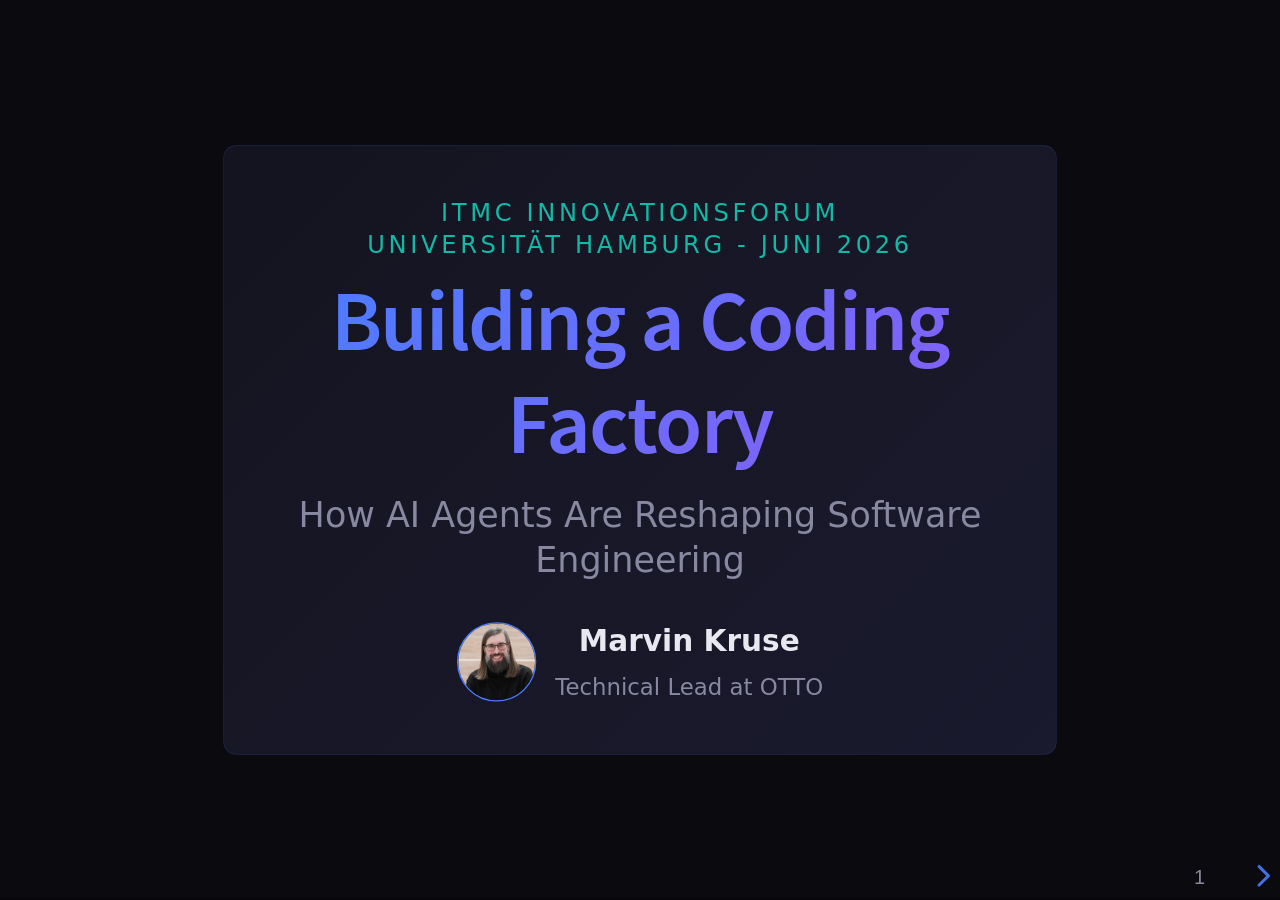
<file: 2026-06-building-a-coding-factory/index.html>
<!doctype html>
<html lang="en">
<head>
  <meta charset="utf-8">
  <meta name="viewport" content="width=device-width, initial-scale=1.0">
  <title>Building a Coding Factory — Universität Hamburg 2026</title>
  <link rel="stylesheet" href="dist/reset.css">
  <link rel="stylesheet" href="dist/reveal.css">
  <link rel="stylesheet" href="dist/theme/black.css">
  <link rel="stylesheet" href="style.css">
</head>
<body>
  <div class="reveal">
    <div class="slides">

      <!-- ============================================ -->
      <!-- INTRO                                        -->
      <!-- ============================================ -->

      <!-- SLIDE: Title -->
      <section class="title-slide">
        <div class="title-card" style="max-width: 1100px; padding: 60px 100px;">
          <p class="conf-tag">ITMC Innovationsforum<br/>Universität Hamburg - Juni 2026</p>
          <h1>Building a Coding Factory</h1>
          <p class="subtitle">How AI Agents Are Reshaping Software Engineering</p>
          <div class="speaker-info">
            <img src="images/marvin.jpg" alt="Marvin Kruse" class="avatar">
            <div>
              <p class="speaker-name">Marvin Kruse</p>
              <p class="speaker-role">Technical Lead at OTTO</p>
            </div>
          </div>
        </div>
      </section>

      <!-- SLIDE: About Me -->
      <section class="about-slide">
        <h2>Hi, I'm Marvin</h2>
        <div style="display: grid; grid-template-columns: 220px 1fr; gap: 40px; align-items: start;">
          <div>
            <img src="images/marvin.jpg" alt="Marvin Kruse" class="about-photo">
          </div>
          <table style="width: 100%; border-collapse: separate; border-spacing: 0 14px; font-size: 0.95em;">
            <tr>
              <td style="color: var(--text-muted); font-size: 0.8em; text-transform: uppercase; letter-spacing: 0.1em; padding: 16px 20px; background: var(--bg-card); border-left: 3px solid var(--accent-blue); border-bottom: 1px solid rgba(255,255,255,0.06); border-radius: 8px 0 0 8px; white-space: nowrap; vertical-align: top;">Role</td>
              <td style="padding: 16px 20px; background: var(--bg-card); border-bottom: 1px solid rgba(255,255,255,0.06); border-radius: 0 8px 8px 0; font-weight: 500;">Technical Lead at OTTO</td>
            </tr>
            <tr>
              <td style="color: var(--text-muted); font-size: 0.8em; text-transform: uppercase; letter-spacing: 0.1em; padding: 16px 20px; background: var(--bg-card); border-left: 3px solid var(--accent-blue); border-bottom: 1px solid rgba(255,255,255,0.06); border-radius: 8px 0 0 8px; white-space: nowrap; vertical-align: top;">Since</td>
              <td style="padding: 16px 20px; background: var(--bg-card); border-bottom: 1px solid rgba(255,255,255,0.06); border-radius: 0 8px 8px 0; font-weight: 500;">June 2024</td>
            </tr>
            <tr>
              <td style="color: var(--text-muted); font-size: 0.8em; text-transform: uppercase; letter-spacing: 0.1em; padding: 16px 20px; background: var(--bg-card); border-left: 3px solid var(--accent-blue); border-bottom: 1px solid rgba(255,255,255,0.06); border-radius: 8px 0 0 8px; white-space: nowrap; vertical-align: top;">Experience</td>
              <td style="padding: 16px 20px; background: var(--bg-card); border-bottom: 1px solid rgba(255,255,255,0.06); border-radius: 0 8px 8px 0; font-weight: 500;">>15 years — in various industries</td>
            </tr>
            <tr>
              <td style="color: var(--text-muted); font-size: 0.8em; text-transform: uppercase; letter-spacing: 0.1em; padding: 16px 20px; background: var(--bg-card); border-left: 3px solid var(--accent-blue); border-bottom: 1px solid rgba(255,255,255,0.06); border-radius: 8px 0 0 8px; white-space: nowrap; vertical-align: top;">Focus</td>
              <td style="padding: 16px 20px; background: var(--bg-card); border-bottom: 1px solid rgba(255,255,255,0.06); border-radius: 0 8px 8px 0; font-weight: 500;">Platform & AI-Engineering, Developer Experience,<br>Architecture & Distributed Systems</td>
            </tr>
            <tr>
              <td style="color: var(--text-muted); font-size: 0.8em; text-transform: uppercase; letter-spacing: 0.1em; padding: 16px 20px; background: var(--bg-card); border-left: 3px solid var(--accent-blue); border-bottom: 1px solid rgba(255,255,255,0.06); border-radius: 8px 0 0 8px; white-space: nowrap; vertical-align: top;">Alma Mater</td>
              <td style="padding: 16px 20px; background: var(--bg-card); border-bottom: 1px solid rgba(255,255,255,0.06); border-radius: 0 8px 8px 0; font-weight: 500;">Dipl. Wirtschaftsinformatik, Uni Hamburg 🎓</td>
            </tr>
          </table>
        </div>
        <aside class="notes">
          "Ich hab hier studiert, jetzt mach ich was mit Computern bei OTTO."
        </aside>
      </section>

      <!-- SLIDE: Agenda -->
      <section>
        <h2>Agenda</h2>
        <div class="card-grid single-col" style="max-width: 900px;">
          <div class="info-card card-blue" style="padding: 20px 30px;">
            <span style="font-size: 1.4em; font-weight: 800; color: var(--accent-blue); margin-right: 20px;">1</span>
            <p>The Evolution of the Coding Setup</p>
          </div>
          <div class="info-card card-purple" style="padding: 20px 30px;">
            <span style="font-size: 1.4em; font-weight: 800; color: var(--accent-purple); margin-right: 20px;">2</span>
            <p>Internals of a Coding Factory</p>
          </div>
          <div class="info-card card-teal" style="padding: 20px 30px;">
            <span style="font-size: 1.4em; font-weight: 800; color: var(--accent-teal); margin-right: 20px;">3</span>
            <p>Demo</p>
          </div>
          <div class="info-card card-orange" style="padding: 20px 30px;">
            <span style="font-size: 1.4em; font-weight: 800; color: var(--accent-orange); margin-right: 20px;">4</span>
            <p>Key Takeaways & Outlook</p>
          </div>
        </div>
      </section>

      <!-- ============================================ -->
      <!-- CHAPTER 1: The Evolution of the Coding Setup -->
      <!-- ============================================ -->

      <section class="title-slide">
        <div style="text-align: center;">
          <p class="conf-tag">Chapter 1</p>
          <h1 style="font-size: 2.8em; background: none; -webkit-text-fill-color: var(--text); color: var(--text);">The Evolution of the Coding Setup</h1>
        </div>
      </section>

      <!-- SLIDE: Three Eras of Coding -->
      <section>
        <h2>Three Eras of Coding</h2>
        <div class="card-grid three-col" style="gap: 40px;">
          <div class="info-card card-blue fragment" style="flex-direction: column; text-align: center; padding: 40px 30px;">
            <span style="font-size: 2.4em; margin-bottom: 12px;">🖥️</span>
            <p><strong>Classic</strong></p>
            <p style="margin-top: 8px;">Nerd + Coffee + Laptop + IDE</p>
            <p style="color: var(--text-muted); font-size: 0.85em; margin-top: 12px;">You write everything</p>
          </div>
          <div class="info-card card-purple fragment" style="flex-direction: column; text-align: center; padding: 40px 30px;">
            <span style="font-size: 2.4em; margin-bottom: 12px;">🤖</span>
            <p><strong>Modern</strong></p>
            <p style="margin-top: 8px;">Nerd + Coffee + Laptop + IDE + Copilot</p>
            <p style="color: var(--text-muted); font-size: 0.85em; margin-top: 12px;">You write, AI assists</p>
          </div>
          <div class="info-card card-green fragment" style="flex-direction: column; text-align: center; padding: 40px 30px;">
            <span style="font-size: 2.4em; margin-bottom: 12px;">🏭</span>
            <p><strong>AI Coding Factory</strong></p>
            <p style="margin-top: 8px;">Nerd + Coffee + Phone/Browser</p>
            <p style="color: var(--text-muted); font-size: 0.85em; margin-top: 12px;">You steer, AI writes</p>
          </div>
        </div>
        <div class="fragment" style="margin-top: 50px; text-align: center;">
          <p style="display: inline-block; background: rgba(74, 125, 255, 0.08); border: 1px solid rgba(74, 125, 255, 0.25); border-radius: 30px; padding: 16px 40px; font-size: 1.2em; color: var(--text); font-style: italic;">Your laptop is just the steering wheel — the engine runs elsewhere.</p>
        </div>
      </section>

      <!-- SLIDE: What Changed? -->
      <section>
        <h2>What Changed?</h2>
        <div class="card-grid single-col" style="gap: 24px;">
          <div class="info-card card-blue" style="padding: 28px 36px;">
            <p>LLMs can write code — everyone knows that by now</p>
          </div>
          <div class="info-card card-purple" style="padding: 28px 36px;">
            <p>But: Agents can also <em>plan, structure, and execute</em> code autonomously</p>
          </div>
          <div class="info-card card-teal" style="padding: 28px 36px;">
            <p>The shift: from "AI as autocomplete" to "AI as a coworker who works independently"</p>
          </div>
        </div>
      </section>

      <!-- SLIDE: How We Work Today -->
      <section>
        <h2>How We Build Software — Today</h2>
        <div style="display: flex; justify-content: center; margin-top: 0;">
          <svg viewBox="0 0 1400 580" width="1700" height="700" style="max-width: 100%;" xmlns="http://www.w3.org/2000/svg">
            <!-- Business Analyst (outside the team box) -->
            <rect x="50" y="200" width="180" height="100" rx="10" fill="#141420" stroke="rgba(245,158,11,0.4)" stroke-width="1.5"/>
            <text x="140" y="240" font-family="system-ui, sans-serif" font-size="24" fill="#e8e8f0" text-anchor="middle">💼</text>
            <text x="140" y="272" font-family="system-ui, sans-serif" font-size="13" fill="#fbbf24" text-anchor="middle">Business Analyst</text>

            <!-- Arrow Business → into Team -->
            <line x1="230" y1="250" x2="310" y2="250" stroke="rgba(245,158,11,0.4)" stroke-width="1.5" marker-end="url(#tArrowGray)"/>
            <text x="270" y="238" font-family="system-ui, sans-serif" font-size="11" fill="#fbbf24" text-anchor="middle">requirement</text>

            <!-- Team boundary -->
            <rect x="300" y="40" width="1060" height="510" rx="16" fill="rgba(74,125,255,0.02)" stroke="rgba(255,255,255,0.1)" stroke-width="1.5"/>
            <text x="340" y="75" font-family="system-ui, sans-serif" font-size="18" fill="#8888a0" font-weight="700" letter-spacing="2">DEVELOPMENT TEAM</text>

            <!-- PO -->
            <rect x="340" y="120" width="180" height="90" rx="10" fill="#141420" stroke="rgba(255,255,255,0.1)" stroke-width="1.5"/>
            <text x="430" y="158" font-family="system-ui, sans-serif" font-size="26" fill="#e8e8f0" text-anchor="middle">👤</text>
            <text x="430" y="185" font-family="system-ui, sans-serif" font-size="14" fill="#8888a0" text-anchor="middle">PO writes ticket</text>

            <!-- Dev writes code -->
            <rect x="590" y="120" width="180" height="90" rx="10" fill="#141420" stroke="rgba(255,255,255,0.1)" stroke-width="1.5"/>
            <text x="680" y="158" font-family="system-ui, sans-serif" font-size="26" fill="#e8e8f0" text-anchor="middle">👤</text>
            <text x="680" y="185" font-family="system-ui, sans-serif" font-size="14" fill="#8888a0" text-anchor="middle">Dev writes code</text>

            <!-- AI Copilot (above dev) -->
            <rect x="620" y="60" width="140" height="40" rx="8" fill="rgba(139,92,246,0.08)" stroke="rgba(139,92,246,0.3)" stroke-width="1" stroke-dasharray="4 3"/>
            <text x="690" y="85" font-family="system-ui, sans-serif" font-size="11" fill="#b794f6" text-anchor="middle">🤖 AI Copilot assists</text>
            <!-- Arrow Copilot → Dev -->
            <line x1="690" y1="100" x2="680" y2="120" stroke="rgba(139,92,246,0.3)" stroke-width="1" stroke-dasharray="3 2"/>

            <!-- Local dev loop -->
            <path d="M680 210 Q680 260 620 260 Q560 260 590 210" fill="none" stroke="rgba(255,255,255,0.2)" stroke-width="1.5" stroke-dasharray="5 3" marker-end="url(#tArrowGray)"/>
            <text x="620" y="280" font-family="system-ui, sans-serif" font-size="11" fill="#8888a0" text-anchor="middle">local dev loop</text>
            <text x="620" y="296" font-family="system-ui, sans-serif" font-size="11" fill="#8888a0" text-anchor="middle">(run, test, fix)</text>

            <!-- Integration (commit, push & open PR) -->
            <rect x="590" y="340" width="180" height="80" rx="10" fill="#141420" stroke="#4a7dff" stroke-width="1.5"/>
            <text x="680" y="372" font-family="system-ui, sans-serif" font-size="15" fill="#7da8ff" text-anchor="middle" font-weight="600">Integration</text>
            <text x="680" y="398" font-family="system-ui, sans-serif" font-size="12" fill="#8888a0" text-anchor="middle">commit, push & open PR</text>

            <!-- Arrow Dev → commit/push -->
            <line x1="680" y1="210" x2="680" y2="340" stroke="rgba(255,255,255,0.2)" stroke-width="1.5" marker-end="url(#tArrowGray)"/>

            <!-- Arrow commit/push → CI -->
            <line x1="770" y1="380" x2="840" y2="380" stroke="rgba(255,255,255,0.2)" stroke-width="1.5" marker-end="url(#tArrowGray)"/>

            <!-- Dev reviews -->
            <rect x="840" y="120" width="180" height="90" rx="10" fill="#141420" stroke="rgba(255,255,255,0.1)" stroke-width="1.5"/>
            <text x="930" y="158" font-family="system-ui, sans-serif" font-size="26" fill="#e8e8f0" text-anchor="middle">👤</text>
            <text x="930" y="185" font-family="system-ui, sans-serif" font-size="14" fill="#8888a0" text-anchor="middle">Dev reviews PR</text>

            <!-- CI Pipeline -->
            <rect x="840" y="340" width="180" height="80" rx="10" fill="#141420" stroke="#4a7dff" stroke-width="1.5"/>
            <text x="930" y="378" font-family="system-ui, sans-serif" font-size="15" fill="#7da8ff" text-anchor="middle" font-weight="600">CI Pipeline</text>
            <text x="930" y="400" font-family="system-ui, sans-serif" font-size="12" fill="#8888a0" text-anchor="middle">Build, test, lint</text>

            <!-- CD Pipeline -->
            <rect x="1090" y="340" width="180" height="80" rx="10" fill="#141420" stroke="#22c55e" stroke-width="1.5"/>
            <text x="1180" y="378" font-family="system-ui, sans-serif" font-size="15" fill="#86efac" text-anchor="middle" font-weight="600">CD Pipeline</text>
            <text x="1180" y="400" font-family="system-ui, sans-serif" font-size="12" fill="#8888a0" text-anchor="middle">Deploy to prod</text>

            <!-- Arrow Dev deploys → triggers CD -->
            <line x1="1180" y1="210" x2="1180" y2="340" stroke="#22c55e" stroke-width="1.5" marker-end="url(#tArrowGreen)"/>
            <text x="1200" y="280" font-family="system-ui, sans-serif" font-size="11" fill="#86efac">triggers</text>

            <!-- Dev deploys -->
            <rect x="1090" y="120" width="180" height="90" rx="10" fill="#141420" stroke="rgba(255,255,255,0.1)" stroke-width="1.5"/>
            <text x="1180" y="158" font-family="system-ui, sans-serif" font-size="26" fill="#e8e8f0" text-anchor="middle">👤</text>
            <text x="1180" y="185" font-family="system-ui, sans-serif" font-size="14" fill="#8888a0" text-anchor="middle">Dev deploys</text>

            <!-- Arrows: PO → Dev, Review → Deploy -->
            <line x1="520" y1="165" x2="590" y2="165" stroke="rgba(255,255,255,0.2)" stroke-width="1.5" marker-end="url(#tArrowGray)"/>
            <line x1="1020" y1="165" x2="1090" y2="165" stroke="rgba(255,255,255,0.2)" stroke-width="1.5" marker-end="url(#tArrowGray)"/>

            <!-- Arrow CI pass → Review (CI triggers review) -->
            <line x1="930" y1="340" x2="930" y2="210" stroke="#4a7dff" stroke-width="1.5" marker-end="url(#tArrowBlue)"/>
            <text x="950" y="280" font-family="system-ui, sans-serif" font-size="11" fill="#7da8ff">pass</text>

            <!-- CI fail back to dev -->
            <line x1="840" y1="360" x2="770" y2="180" stroke="#ef4444" stroke-width="1.5" stroke-dasharray="5 3" marker-end="url(#tArrowRed)"/>
            <text x="790" y="260" font-family="system-ui, sans-serif" font-size="11" fill="#fca5a5" text-anchor="middle">fail</text>

            <!-- Arrow markers -->
            <defs>
              <marker id="tArrowGray" markerWidth="8" markerHeight="6" refX="7" refY="3" orient="auto"><polygon points="0 0, 8 3, 0 6" fill="rgba(255,255,255,0.3)"/></marker>
              <marker id="tArrowBlue" markerWidth="8" markerHeight="6" refX="7" refY="3" orient="auto"><polygon points="0 0, 8 3, 0 6" fill="#4a7dff"/></marker>
              <marker id="tArrowRed" markerWidth="8" markerHeight="6" refX="7" refY="3" orient="auto"><polygon points="0 0, 8 3, 0 6" fill="#ef4444"/></marker>
              <marker id="tArrowGreen" markerWidth="8" markerHeight="6" refX="7" refY="3" orient="auto"><polygon points="0 0, 8 3, 0 6" fill="#22c55e"/></marker>
            </defs>
          </svg>
        </div>
        <aside class="notes">
          "So sieht Software-Entwicklung heute aus: Business gibt Requirements rein, der Dev hat seinen lokalen Loop, reviewt wird von einem anderen Dev, CI läuft, und am Ende deployed wieder ein Mensch. AI assistiert nur beim Tippen."
        </aside>
      </section>

      <!-- SLIDE: What if Coding Was a Factory? -->
      <section>
        <h2>What if Coding Was a Factory?</h2>
        <div style="display: flex; justify-content: center; margin-top: 0;">
          <svg viewBox="0 0 1400 580" width="1700" height="700" style="max-width: 100%;" xmlns="http://www.w3.org/2000/svg">
            <!-- Human (outside, gives spec) -->
            <rect x="50" y="120" width="180" height="100" rx="10" fill="#141420" stroke="rgba(245,158,11,0.4)" stroke-width="1.5"/>
            <text x="140" y="160" font-family="system-ui, sans-serif" font-size="24" fill="#e8e8f0" text-anchor="middle">👤</text>
            <text x="140" y="192" font-family="system-ui, sans-serif" font-size="13" fill="#fbbf24" text-anchor="middle">Dev/PO/BA writes spec</text>

            <!-- Arrow Human → into Factory -->
            <line x1="230" y1="170" x2="310" y2="170" stroke="rgba(245,158,11,0.4)" stroke-width="1.5" marker-end="url(#f2ArrowGray)"/>
            <text x="270" y="158" font-family="system-ui, sans-serif" font-size="11" fill="#fbbf24" text-anchor="middle">spec</text>

            <!-- Factory boundary -->
            <rect x="300" y="40" width="1060" height="500" rx="16" fill="rgba(34,197,94,0.02)" stroke="#22c55e" stroke-width="2"/>
            <text x="340" y="75" font-family="system-ui, sans-serif" font-size="18" fill="#22c55e" font-weight="700" letter-spacing="2">CODING FACTORY</text>

            <!-- Agent(s) write code -->
            <rect x="340" y="120" width="200" height="90" rx="10" fill="#141420" stroke="#8b5cf6" stroke-width="1.5"/>
            <text x="440" y="158" font-family="system-ui, sans-serif" font-size="26" fill="#b794f6" text-anchor="middle">🤖</text>
            <text x="440" y="185" font-family="system-ui, sans-serif" font-size="14" fill="#b794f6" text-anchor="middle">Agent writes code</text>

            <!-- Agent N (parallel, dashed) -->
            <rect x="340" y="230" width="200" height="50" rx="10" fill="none" stroke="rgba(139,92,246,0.3)" stroke-width="1.5" stroke-dasharray="6 4"/>
            <text x="440" y="260" font-family="system-ui, sans-serif" font-size="12" fill="rgba(139,92,246,0.5)" text-anchor="middle">Agent N (parallel)...</text>

            <!-- Integration -->
            <rect x="590" y="340" width="200" height="80" rx="10" fill="#141420" stroke="#4a7dff" stroke-width="1.5"/>
            <text x="690" y="372" font-family="system-ui, sans-serif" font-size="15" fill="#7da8ff" text-anchor="middle" font-weight="600">Integration</text>
            <text x="690" y="398" font-family="system-ui, sans-serif" font-size="12" fill="#8888a0" text-anchor="middle">commit, push & open PR</text>

            <!-- Arrow Agent → Integration -->
            <line x1="440" y1="210" x2="440" y2="370" stroke="rgba(255,255,255,0.2)" stroke-width="1.5"/>
            <line x1="440" y1="370" x2="590" y2="370" stroke="rgba(255,255,255,0.2)" stroke-width="1.5" marker-end="url(#f2ArrowGray)"/>

            <!-- CI Pipeline -->
            <rect x="840" y="340" width="200" height="80" rx="10" fill="#141420" stroke="#4a7dff" stroke-width="1.5"/>
            <text x="940" y="372" font-family="system-ui, sans-serif" font-size="15" fill="#7da8ff" text-anchor="middle" font-weight="600">CI Pipeline</text>
            <text x="940" y="398" font-family="system-ui, sans-serif" font-size="12" fill="#8888a0" text-anchor="middle">Build, test, lint</text>

            <!-- Arrow Integration → CI -->
            <line x1="790" y1="380" x2="840" y2="380" stroke="rgba(255,255,255,0.2)" stroke-width="1.5" marker-end="url(#f2ArrowGray)"/>

            <!-- CI fail → back to Agent (closed loop) — straight line avoiding the label -->
            <line x1="840" y1="355" x2="540" y2="175" stroke="#ef4444" stroke-width="1.5" stroke-dasharray="5 3" marker-end="url(#f2ArrowRed)"/>
            <text x="720" y="240" font-family="system-ui, sans-serif" font-size="11" fill="#fca5a5" text-anchor="middle">fail</text>

            <!-- Closed loop label -->
            <rect x="640" y="250" width="100" height="28" rx="14" fill="rgba(239,68,68,0.08)" stroke="rgba(239,68,68,0.3)" stroke-width="1"/>
            <text x="690" y="269" font-family="system-ui, sans-serif" font-size="11" fill="#fca5a5" text-anchor="middle">closed loop</text>

            <!-- Dev reviews PR -->
            <rect x="840" y="120" width="200" height="90" rx="10" fill="#141420" stroke="rgba(255,255,255,0.1)" stroke-width="1.5"/>
            <text x="940" y="158" font-family="system-ui, sans-serif" font-size="26" fill="#e8e8f0" text-anchor="middle">👤</text>
            <text x="940" y="185" font-family="system-ui, sans-serif" font-size="14" fill="#8888a0" text-anchor="middle">Dev reviews PR</text>

            <!-- Arrow CI pass → Review -->
            <line x1="940" y1="340" x2="940" y2="210" stroke="#4a7dff" stroke-width="1.5" marker-end="url(#f2ArrowBlue)"/>
            <text x="960" y="280" font-family="system-ui, sans-serif" font-size="11" fill="#7da8ff">pass</text>

            <!-- Arrow Review → back to Agent (request changes) -->
            <line x1="840" y1="140" x2="540" y2="140" stroke="#f59e0b" stroke-width="1.5" stroke-dasharray="5 3" marker-end="url(#f2ArrowOrange)"/>
            <text x="690" y="128" font-family="system-ui, sans-serif" font-size="11" fill="#fbbf24" text-anchor="middle">request changes</text>

            <!-- CD Pipeline -->
            <rect x="1090" y="340" width="200" height="80" rx="10" fill="#141420" stroke="#22c55e" stroke-width="1.5"/>
            <text x="1190" y="372" font-family="system-ui, sans-serif" font-size="15" fill="#86efac" text-anchor="middle" font-weight="600">CD Pipeline</text>
            <text x="1190" y="398" font-family="system-ui, sans-serif" font-size="12" fill="#8888a0" text-anchor="middle">Deploy to prod</text>

            <!-- Arrow Review → CD -->
            <line x1="1040" y1="165" x2="1190" y2="165" stroke="#22c55e" stroke-width="2.5"/>
            <line x1="1190" y1="165" x2="1190" y2="340" stroke="#22c55e" stroke-width="2.5" marker-end="url(#f2ArrowGreen)"/>
            <text x="1210" y="260" font-family="system-ui, sans-serif" font-size="11" fill="#86efac">approve</text>

            <!-- Arrow markers -->
            <defs>
              <marker id="f2ArrowGray" markerWidth="8" markerHeight="6" refX="7" refY="3" orient="auto"><polygon points="0 0, 8 3, 0 6" fill="rgba(255,255,255,0.3)"/></marker>
              <marker id="f2ArrowBlue" markerWidth="8" markerHeight="6" refX="7" refY="3" orient="auto"><polygon points="0 0, 8 3, 0 6" fill="#4a7dff"/></marker>
              <marker id="f2ArrowGreen" markerWidth="8" markerHeight="6" refX="7" refY="3" orient="auto"><polygon points="0 0, 8 3, 0 6" fill="#22c55e"/></marker>
              <marker id="f2ArrowRed" markerWidth="8" markerHeight="6" refX="7" refY="3" orient="auto"><polygon points="0 0, 8 3, 0 6" fill="#ef4444"/></marker>
              <marker id="f2ArrowOrange" markerWidth="8" markerHeight="6" refX="7" refY="3" orient="auto"><polygon points="0 0, 8 3, 0 6" fill="#f59e0b"/></marker>
            </defs>
          </svg>
        </div>
        <aside class="notes">
          "Gleiche Bausteine: Coding, Integration, CI, CD, Review. Aber schaut wer was macht: der Agent coded, integriert, und fixt sich selbst wenn CI fehlschlägt. Der Mensch schreibt den Spec und reviewt am Ende. CD deployed automatisch nach Approval."
        </aside>
      </section>

      <!-- SLIDE: Why Build Your Own? -->
      <section>
        <h2>Why Build Your Own?</h2>
        <div class="card-grid single-col" style="gap: 16px; max-width: 1000px;">
          <div class="info-card card-blue" style="padding: 20px 36px;">
            <p>Offload compute from the laptop</p>
          </div>
          <div class="info-card card-purple" style="padding: 20px 36px;">
            <p>Agents work async — even while you sleep</p>
          </div>
          <div class="info-card card-teal" style="padding: 20px 36px;">
            <p>Codex, Copilot Agent, Devin go there — DIY teaches you what's real</p>
          </div>
          <div class="info-card card-orange" style="padding: 20px 36px;">
            <p>Self-experiment: how far can you push it today?</p>
          </div>
        </div>
      </section>

      <!-- ============================================ -->
      <!-- CHAPTER 2: Internals of a Coding Factory    -->
      <!-- ============================================ -->

      <section class="title-slide">
        <div style="text-align: center;">
          <p class="conf-tag">Chapter 2</p>
          <h1 style="font-size: 2.8em; background: none; -webkit-text-fill-color: var(--text); color: var(--text);">Internals of a Coding Factory</h1>
        </div>
      </section>

      <!-- SLIDE: Factory Schematic -->
      <section>
        <h2>The Factory — Schematic</h2>
        <div style="display: flex; justify-content: center; margin-top: 20px;">
          <svg viewBox="0 0 1400 750" width="1400" height="750" style="max-width: 100%;" xmlns="http://www.w3.org/2000/svg">
            <!-- Control Plane -->
            <rect x="50" y="30" width="1300" height="200" rx="16" fill="none" stroke="#14b8a6" stroke-width="2"/>
            <text x="100" y="70" font-family="system-ui, sans-serif" font-size="22" fill="#14b8a6" font-weight="700" letter-spacing="2">CONTROL PLANE</text>

            <!-- Me (Dev) -->
            <rect x="100" y="100" width="220" height="100" rx="12" fill="#141420" stroke="rgba(255,255,255,0.1)" stroke-width="1"/>
            <text x="210" y="145" font-family="system-ui, sans-serif" font-size="20" fill="#e8e8f0" text-anchor="middle" font-weight="600">👤 Me</text>
            <text x="210" y="175" font-family="system-ui, sans-serif" font-size="14" fill="#8888a0" text-anchor="middle">Phone / Laptop / Couch</text>

            <!-- Happier -->
            <rect x="440" y="100" width="220" height="100" rx="12" fill="#141420" stroke="#14b8a6" stroke-width="2"/>
            <text x="550" y="145" font-family="system-ui, sans-serif" font-size="20" fill="#5eead4" text-anchor="middle" font-weight="600">Happier</text>
            <text x="550" y="175" font-family="system-ui, sans-serif" font-size="14" fill="#8888a0" text-anchor="middle">Control &amp; Monitoring</text>

            <!-- Lateralus (dashed, planned) -->
            <rect x="780" y="100" width="220" height="100" rx="12" fill="none" stroke="rgba(245,158,11,0.4)" stroke-width="2" stroke-dasharray="8 4"/>
            <text x="890" y="145" font-family="system-ui, sans-serif" font-size="20" fill="rgba(245,158,11,0.7)" text-anchor="middle" font-weight="600">Lateralus</text>
            <text x="890" y="175" font-family="system-ui, sans-serif" font-size="14" fill="#8888a0" text-anchor="middle">Orchestration (planned)</text>

            <!-- GitHub -->
            <rect x="1100" y="100" width="200" height="100" rx="12" fill="#141420" stroke="rgba(255,255,255,0.1)" stroke-width="1"/>
            <text x="1200" y="140" font-family="system-ui, sans-serif" font-size="20" fill="#e8e8f0" text-anchor="middle" font-weight="600">GitHub</text>
            <text x="1200" y="168" font-family="system-ui, sans-serif" font-size="13" fill="#8888a0" text-anchor="middle">Code, Issues, CI/CD</text>

            <!-- Arrows in Control Plane -->
            <line x1="320" y1="150" x2="440" y2="150" stroke="#5eead4" stroke-width="2" marker-end="url(#sArrowTeal)"/>
            <text x="380" y="138" font-family="system-ui, sans-serif" font-size="11" fill="#5eead4" text-anchor="middle">spec</text>
            <line x1="660" y1="150" x2="780" y2="150" stroke="rgba(245,158,11,0.4)" stroke-width="2" stroke-dasharray="6 3"/>

            <!-- Execution Plane -->
            <rect x="50" y="280" width="1300" height="440" rx="16" fill="none" stroke="#4a7dff" stroke-width="2"/>
            <text x="100" y="320" font-family="system-ui, sans-serif" font-size="22" fill="#4a7dff" font-weight="700" letter-spacing="2">EXECUTION PLANE</text>
            <text x="100" y="350" font-family="system-ui, sans-serif" font-size="14" fill="#8888a0">Ubuntu VM</text>

            <!-- Matroschka: Bubblewrap outer -->
            <rect x="150" y="380" width="1100" height="310" rx="14" fill="rgba(74,125,255,0.05)" stroke="#4a7dff" stroke-width="2"/>
            <text x="190" y="415" font-family="system-ui, sans-serif" font-size="16" fill="#7da8ff" font-weight="600">Bubblewrap (Sandbox Container)</text>

            <!-- Matroschka: Schism layer -->
            <rect x="210" y="440" width="980" height="220" rx="12" fill="rgba(245,158,11,0.04)" stroke="#f59e0b" stroke-width="1.5"/>
            <text x="250" y="475" font-family="system-ui, sans-serif" font-size="16" fill="#fbbf24" font-weight="600">Schism (CLI Shim)</text>

            <!-- Matroschka: Agent core -->
            <rect x="270" y="500" width="860" height="130" rx="10" fill="rgba(139,92,246,0.06)" stroke="#8b5cf6" stroke-width="1.5"/>
            <text x="310" y="535" font-family="system-ui, sans-serif" font-size="16" fill="#b794f6" font-weight="600">Agent (Kiro / OpenCode)</text>

            <!-- Agent internals -->
            <rect x="310" y="555" width="180" height="55" rx="8" fill="#141420" stroke="rgba(255,255,255,0.08)" stroke-width="1"/>
            <text x="400" y="588" font-family="system-ui, sans-serif" font-size="14" fill="#e8e8f0" text-anchor="middle">Spec Engine</text>

            <rect x="520" y="555" width="180" height="55" rx="8" fill="#141420" stroke="rgba(255,255,255,0.08)" stroke-width="1"/>
            <text x="610" y="588" font-family="system-ui, sans-serif" font-size="14" fill="#e8e8f0" text-anchor="middle">Tools</text>

            <rect x="730" y="555" width="180" height="55" rx="8" fill="#141420" stroke="rgba(255,255,255,0.08)" stroke-width="1"/>
            <text x="820" y="588" font-family="system-ui, sans-serif" font-size="14" fill="#e8e8f0" text-anchor="middle">Feedback Loop</text>

            <!-- Arrow from Happier down to Execution Plane -->
            <line x1="550" y1="200" x2="550" y2="380" stroke="#5eead4" stroke-width="2" marker-end="url(#sArrowTeal)"/>
            <text x="560" y="295" font-family="system-ui, sans-serif" font-size="12" fill="#5eead4">starts agent</text>

            <!-- Arrow from Agent to GitHub (thick) -->
            <line x1="940" y1="580" x2="1200" y2="580" stroke="#4a7dff" stroke-width="3"/>
            <line x1="1200" y1="580" x2="1200" y2="200" stroke="#4a7dff" stroke-width="3" marker-end="url(#sArrowBlue)"/>
            <text x="1220" y="400" font-family="system-ui, sans-serif" font-size="12" fill="#7da8ff">git push + PR</text>

            <!-- Arrow markers -->
            <defs>
              <marker id="sArrowTeal" markerWidth="10" markerHeight="7" refX="9" refY="3.5" orient="auto">
                <polygon points="0 0, 10 3.5, 0 7" fill="#14b8a6"/>
              </marker>
              <marker id="sArrowBlue" markerWidth="10" markerHeight="7" refX="9" refY="3.5" orient="auto">
                <polygon points="0 0, 10 3.5, 0 7" fill="#4a7dff"/>
              </marker>
              <marker id="sArrowGray" markerWidth="10" markerHeight="7" refX="9" refY="3.5" orient="auto">
                <polygon points="0 0, 10 3.5, 0 7" fill="#8888a0"/>
              </marker>
            </defs>
          </svg>
        </div>
        <aside class="notes">
          "Hier seht ihr alles zusammen: Control Plane oben — da sitze ich. Execution Plane unten — da arbeitet der Agent, eingepackt wie eine Matroschka. Lateralus ist geplant, noch nicht gebaut — deshalb gestrichelt."
        </aside>
      </section>

      <!-- SLIDE: The Control Plane -->
      <section>
        <h2>The Control Plane</h2>
        <div class="card-grid single-col" style="gap: 16px;">
          <div class="info-card card-teal" style="padding: 20px 36px;">
            <p><strong>Happier</strong> — Start sessions, monitor progress, intervene (Web + iOS)</p>
          </div>
          <div class="info-card card-orange" style="padding: 20px 36px; border-style: dashed;">
            <p><strong>Lateralus</strong> — Orchestrator for multi-agent runs (planned)</p>
          </div>
          <div class="info-card card-green" style="padding: 20px 36px;">
            <p><strong>GitHub</strong> — Source of truth: Issues, PRs, Code</p>
          </div>
        </div>
        <div class="fragment" style="margin-top: 40px; text-align: center;">
          <p style="display: inline-block; background: rgba(20, 184, 166, 0.08); border: 1px solid rgba(20, 184, 166, 0.25); border-radius: 30px; padding: 14px 36px; font-size: 1.1em; color: var(--text); font-style: italic;">You define what gets built. The control plane makes it happen.</p>
        </div>
      </section>

      <!-- SLIDE: Happier — The Control Interface -->
      <section>
        <h2>Happier — The Control Interface</h2>
        <div class="card-grid single-col" style="gap: 16px; max-width: 1000px;">
          <div class="info-card card-teal" style="padding: 20px 36px;">
            <p>Web + iOS app — relay to the coding factory</p>
          </div>
          <div class="info-card card-blue" style="padding: 20px 36px;">
            <p>Start sessions from a GitHub Issue or prompt</p>
          </div>
          <div class="info-card card-purple" style="padding: 20px 36px;">
            <p>Monitor agent progress in real-time</p>
          </div>
          <div class="info-card card-orange" style="padding: 20px 36px;">
            <p>Intervene: cancel, redirect, or approve</p>
          </div>
        </div>
        <div class="fragment" style="margin-top: 30px; text-align: center;">
          <p style="display: inline-block; background: rgba(20, 184, 166, 0.08); border: 1px solid rgba(20, 184, 166, 0.25); border-radius: 30px; padding: 14px 36px; font-size: 1.1em; color: var(--text); font-style: italic;">You'll see this in action in the demo.</p>
        </div>
        <aside class="notes">
          "Happier ist quasi mein Remote für die Factory. Ich starte Sessions, sehe was der Agent tut, und kann jederzeit eingreifen. Gleich zeig ich euch das live."
        </aside>
      </section>

      <!-- SLIDE: The Execution Plane -->
      <section>
        <h2>The Execution Plane</h2>
        <div class="card-grid single-col" style="gap: 16px;">
          <div class="info-card card-blue" style="padding: 20px 36px;">
            <p><strong>Ubuntu VM</strong> — Homelab or cloud</p>
          </div>
          <div class="info-card card-blue" style="padding: 20px 36px;">
            <p><strong>Bubblewrap</strong> — Sandbox container, restricted network</p>
          </div>
          <div class="info-card card-orange" style="padding: 20px 36px;">
            <p><strong>Schism</strong> — CLI shim that blocks destructive/expensive commands (human-in-the-loop)</p>
          </div>
          <div class="info-card card-purple" style="padding: 20px 36px;">
            <p><strong>Agent (Kiro / OpenCode)</strong> — Reads spec, plans tasks, writes code, commits</p>
          </div>
        </div>
        <div class="fragment" style="margin-top: 30px; text-align: center;">
          <p style="display: inline-block; background: rgba(74, 125, 255, 0.08); border: 1px solid rgba(74, 125, 255, 0.25); border-radius: 30px; padding: 14px 36px; font-size: 1.1em; color: var(--text); font-style: italic;">Matroschka: VM → Bubblewrap → Schism → Agent. Each layer adds safety.</p>
        </div>
        <aside class="notes">
          "Wie eine Matroschka: jede Schicht fügt Sicherheit hinzu. Der Agent darf bauen, aber nicht ausbrechen."
        </aside>
      </section>

      <!-- ============================================ -->
      <!-- CHAPTER 3: Demo                             -->
      <!-- ============================================ -->

      <section class="title-slide">
        <div style="text-align: center;">
          <p class="conf-tag">Chapter 3</p>
          <h1 style="font-size: 2.8em; background: none; -webkit-text-fill-color: var(--text); color: var(--text);">Demo</h1>
        </div>
      </section>

      <!-- SLIDE: Fake BSOD -->
      <section data-background-color="#0078d7" data-transition="none">
        <div style="display: flex; flex-direction: column; align-items: flex-start; justify-content: center; height: 100%; padding: 80px 120px; font-family: 'Segoe UI', system-ui, sans-serif;">
          <p style="font-size: 8em; margin-bottom: 30px;">:(</p>
          <p style="font-size: 1.6em; color: white; margin-bottom: 20px;">Your PC ran into a problem and needs to restart.</p>
          <p style="font-size: 1em; color: rgba(255,255,255,0.7); margin-bottom: 40px;">We're just collecting some error info, and then we'll restart for you.</p>
          <p style="font-size: 1em; color: rgba(255,255,255,0.5);">37% complete</p>
          <p style="font-size: 0.7em; color: rgba(255,255,255,0.4); margin-top: 60px;">Stop code: DEMO_GODS_HAVE_SPOKEN</p>
        </div>
        <aside class="notes">
          Lachen lassen, kurz Pause. "Nein, Spaß — ich wechsle jetzt zu Happier."
        </aside>
      </section>

      <!-- SLIDE: Demo placeholder -->
      <section data-background-color="#000000" data-transition="none">
        <div style="display: flex; align-items: center; justify-content: center; height: 100%;">
          <a href="https://bifrost.gimmebytes.com" target="_blank" style="display: inline-block; padding: 30px 80px; font-size: 2em; font-family: monospace; color: var(--text); background: var(--bg-card); border: 2px solid var(--accent-teal); border-radius: 16px; text-decoration: none; transition: background 0.2s, border-color 0.2s;">Launch Demo →</a>
        </div>
      </section>

      <!-- ============================================ -->
      <!-- CHAPTER 4: Key Takeaways                    -->
      <!-- ============================================ -->

      <section class="title-slide">
        <div style="text-align: center;">
          <p class="conf-tag">Chapter 4</p>
          <h1 style="font-size: 2.8em; background: none; -webkit-text-fill-color: var(--text); color: var(--text);">Key Takeaways & Outlook</h1>
        </div>
      </section>

      <!-- SLIDE: Takeaway 1 -->
      <section>
        <h2>① We're Just Getting Started</h2>
        <div class="card-grid single-col" style="gap: 16px; max-width: 1000px;">
          <div class="info-card card-blue" style="padding: 20px 36px;">
            <p>You can build your own coding factory — today</p>
          </div>
          <div class="info-card card-purple" style="padding: 20px 36px;">
            <p>Vendors are productizing it: Codex, Cursor, Github, Multica, etc.</p>
          </div>
          <div class="info-card card-teal" style="padding: 20px 36px;">
            <p>The patterns are emerging — coding factories will become a commodity</p>
          </div>
        </div>
      </section>

      <!-- SLIDE: Takeaway 2 -->
      <section>
        <h2>② The Skills That (Still) Matter</h2>
        <div class="card-grid single-col" style="gap: 16px; max-width: 1000px;">
          <div class="info-card card-green" style="padding: 20px 36px;">
            <p>Systems thinking</p>
          </div>
          <div class="info-card card-green" style="padding: 20px 36px;">
            <p>Distributed systems & clean architecture</p>
          </div>
          <div class="info-card card-green" style="padding: 20px 36px;">
            <p>Unix fundamentals</p>
          </div>
          <div class="info-card card-orange" style="padding: 20px 36px;">
            <p>Can't review what you don't understand</p>
          </div>
          <div class="info-card card-red" style="padding: 20px 36px;">
            <p>15 years of building systems without AI — that foundation still matters</p>
          </div>
        </div>
      </section>

      <!-- SLIDE: Takeaway 3 -->
      <section>
        <h2>③ LLMs Are Not Intelligent</h2>
        <div class="card-grid single-col" style="gap: 16px; max-width: 1000px;">
          <div class="info-card card-red" style="padding: 20px 36px;">
            <p>Stochastic — plausible, but no understanding</p>
          </div>
          <div class="info-card card-orange" style="padding: 20px 36px;">
            <p>Security holes</p>
          </div>
          <div class="info-card card-orange" style="padding: 20px 36px;">
            <p>Hallucinated libraries</p>
          </div>
          <div class="info-card card-orange" style="padding: 20px 36px;">
            <p>Inefficient approaches</p>
          </div>
          <div class="info-card card-purple" style="padding: 20px 36px;">
            <p>The agent is only as good as the senior who reviews</p>
          </div>
        </div>
      </section>

      <!-- SLIDE: Closing thought -->
      <section class="title-slide">
        <div style="text-align: center; max-width: 1000px;">
          <h1 style="font-size: 2.2em; background: none; -webkit-text-fill-color: var(--text); color: var(--text); line-height: 1.5; font-weight: 600; font-style: italic;">10× faster code means<br>10× faster problems —<br>in socio-technical systems, speed alone isn't the answer.</h1>
        </div>
      </section>

      <!-- SLIDE: Thank You -->
      <section>
        <div style="display: grid; grid-template-columns: 1fr 1fr; gap: 40px; align-items: center; height: 80%;">
          <div>
            <h2 style="margin-bottom: 30px;">Thank You!</h2>
            <div style="display: flex; flex-direction: column; gap: 12px; margin-bottom: 30px;">
              <div class="contact-card">
                <span>💼</span> <a href="https://www.linkedin.com/in/marvin-kruse/">linkedin.com/in/marvin-kruse</a>
              </div>
              <div class="contact-card">
                <span>🎤</span> <a href="https://talks.gimmebytes.com">talks.gimmebytes.com</a>
              </div>
            </div>
            <div class="link-cards" style="flex-wrap: nowrap;">
              <a href="https://www.otto.de/jobs/technology/techblog/" class="link-card">OTTO Tech Blog</a>
              <a href="https://happier.dev/" class="link-card">Happier</a>
              <a href="https://kiro.dev/" class="link-card">Kiro</a>
              <a href="https://opencode.ai/" class="link-card">OpenCode</a>
            </div>
          </div>
          <div style="display: flex; align-items: center; justify-content: center;">
            <img src="images/danke.png" alt="Danke Meme" style="max-width: 90%; max-height: 600px; border-radius: 12px;">
          </div>
        </div>
      </section>

    </div>
  </div>

  <script src="dist/reveal.js"></script>
  <script src="plugin/notes/notes.js"></script>
  <script>
    Reveal.initialize({
      hash: true,
      transition: 'slide',
      slideNumber: true,
      controls: true,
      progress: true,
      center: false,
      width: 1920,
      height: 1080,
      plugins: [ RevealNotes ],
    });
  </script>
</body>
</html>
</file>
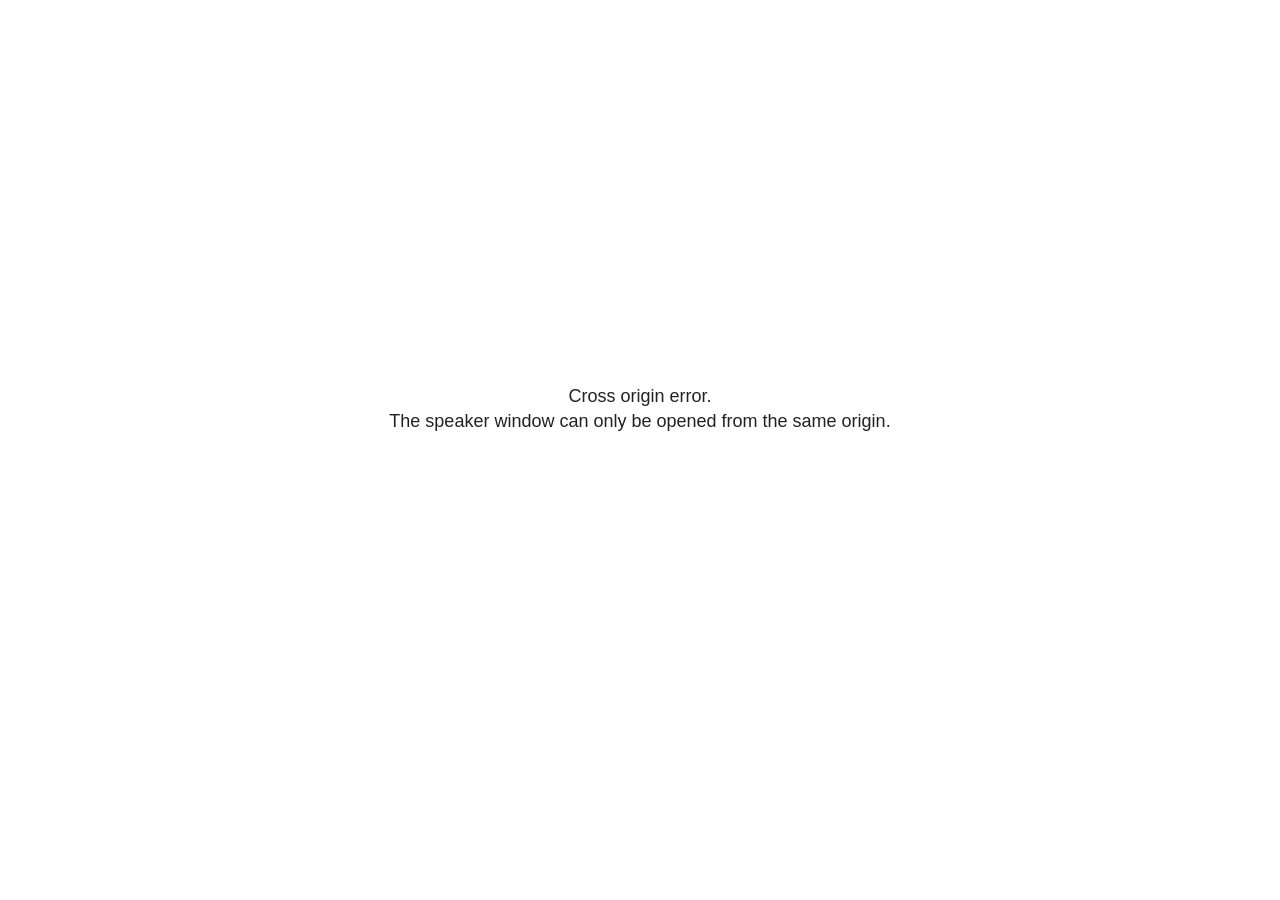
<file: 2026-03-kiro-made-me-do-it/plugin/notes/speaker-view.html>
<!--
	NOTE: You need to build the notes plugin after making changes to this file.
-->
<html lang="en">
	<head>
		<meta charset="utf-8">

		<title>reveal.js - Speaker View</title>

		<style>
			body {
				font-family: Helvetica;
				font-size: 18px;
			}

			#current-slide,
			#upcoming-slide,
			#speaker-controls {
				padding: 6px;
				box-sizing: border-box;
				-moz-box-sizing: border-box;
			}

			#current-slide iframe,
			#upcoming-slide iframe {
				width: 100%;
				height: 100%;
				border: 1px solid #ddd;
			}

			#current-slide .label,
			#upcoming-slide .label {
				position: absolute;
				top: 10px;
				left: 10px;
				z-index: 2;
			}

			#connection-status {
				position: absolute;
				top: 0;
				left: 0;
				width: 100%;
				height: 100%;
				z-index: 20;
				padding: 30% 20% 20% 20%;
				font-size: 18px;
				color: #222;
				background: #fff;
				text-align: center;
				box-sizing: border-box;
				line-height: 1.4;
			}

			.overlay-element {
				height: 34px;
				line-height: 34px;
				padding: 0 10px;
				text-shadow: none;
				background: rgba( 220, 220, 220, 0.8 );
				color: #222;
				font-size: 14px;
			}

			.overlay-element.interactive:hover {
				background: rgba( 220, 220, 220, 1 );
			}

			#current-slide {
				position: absolute;
				width: 60%;
				height: 100%;
				top: 0;
				left: 0;
				padding-right: 0;
			}

			#upcoming-slide {
				position: absolute;
				width: 40%;
				height: 40%;
				right: 0;
				top: 0;
			}

			/* Speaker controls */
			#speaker-controls {
				position: absolute;
				top: 40%;
				right: 0;
				width: 40%;
				height: 60%;
				overflow: auto;
				font-size: 18px;
			}

				.speaker-controls-time.hidden,
				.speaker-controls-notes.hidden {
					display: none;
				}

				.speaker-controls-time .label,
				.speaker-controls-pace .label,
				.speaker-controls-notes .label {
					text-transform: uppercase;
					font-weight: normal;
					font-size: 0.66em;
					color: #666;
					margin: 0;
				}

				.speaker-controls-time, .speaker-controls-pace {
					border-bottom: 1px solid rgba( 200, 200, 200, 0.5 );
					margin-bottom: 10px;
					padding: 10px 16px;
					padding-bottom: 20px;
					cursor: pointer;
				}

				.speaker-controls-time .reset-button {
					opacity: 0;
					float: right;
					color: #666;
					text-decoration: none;
				}
				.speaker-controls-time:hover .reset-button {
					opacity: 1;
				}

				.speaker-controls-time .timer,
				.speaker-controls-time .clock {
					width: 50%;
				}

				.speaker-controls-time .timer,
				.speaker-controls-time .clock,
				.speaker-controls-time .pacing .hours-value,
				.speaker-controls-time .pacing .minutes-value,
				.speaker-controls-time .pacing .seconds-value {
					font-size: 1.9em;
				}

				.speaker-controls-time .timer {
					float: left;
				}

				.speaker-controls-time .clock {
					float: right;
					text-align: right;
				}

				.speaker-controls-time span.mute {
					opacity: 0.3;
				}

				.speaker-controls-time .pacing-title {
					margin-top: 5px;
				}

				.speaker-controls-time .pacing.ahead {
					color: blue;
				}

				.speaker-controls-time .pacing.on-track {
					color: green;
				}

				.speaker-controls-time .pacing.behind {
					color: red;
				}

				.speaker-controls-notes {
					padding: 10px 16px;
				}

				.speaker-controls-notes .value {
					margin-top: 5px;
					line-height: 1.4;
					font-size: 1.2em;
				}

			/* Layout selector */
			#speaker-layout {
				position: absolute;
				top: 10px;
				right: 10px;
				color: #222;
				z-index: 10;
			}
				#speaker-layout select {
					position: absolute;
					width: 100%;
					height: 100%;
					top: 0;
					left: 0;
					border: 0;
					box-shadow: 0;
					cursor: pointer;
					opacity: 0;

					font-size: 1em;
					background-color: transparent;

					-moz-appearance: none;
					-webkit-appearance: none;
					-webkit-tap-highlight-color: rgba(0, 0, 0, 0);
				}

				#speaker-layout select:focus {
					outline: none;
					box-shadow: none;
				}

			.clear {
				clear: both;
			}

			/* Speaker layout: Wide */
			body[data-speaker-layout="wide"] #current-slide,
			body[data-speaker-layout="wide"] #upcoming-slide {
				width: 50%;
				height: 45%;
				padding: 6px;
			}

			body[data-speaker-layout="wide"] #current-slide {
				top: 0;
				left: 0;
			}

			body[data-speaker-layout="wide"] #upcoming-slide {
				top: 0;
				left: 50%;
			}

			body[data-speaker-layout="wide"] #speaker-controls {
				top: 45%;
				left: 0;
				width: 100%;
				height: 50%;
				font-size: 1.25em;
			}

			/* Speaker layout: Tall */
			body[data-speaker-layout="tall"] #current-slide,
			body[data-speaker-layout="tall"] #upcoming-slide {
				width: 45%;
				height: 50%;
				padding: 6px;
			}

			body[data-speaker-layout="tall"] #current-slide {
				top: 0;
				left: 0;
			}

			body[data-speaker-layout="tall"] #upcoming-slide {
				top: 50%;
				left: 0;
			}

			body[data-speaker-layout="tall"] #speaker-controls {
				padding-top: 40px;
				top: 0;
				left: 45%;
				width: 55%;
				height: 100%;
				font-size: 1.25em;
			}

			/* Speaker layout: Notes only */
			body[data-speaker-layout="notes-only"] #current-slide,
			body[data-speaker-layout="notes-only"] #upcoming-slide {
				display: none;
			}

			body[data-speaker-layout="notes-only"] #speaker-controls {
				padding-top: 40px;
				top: 0;
				left: 0;
				width: 100%;
				height: 100%;
				font-size: 1.25em;
			}

			@media screen and (max-width: 1080px) {
				body[data-speaker-layout="default"] #speaker-controls {
					font-size: 16px;
				}
			}

			@media screen and (max-width: 900px) {
				body[data-speaker-layout="default"] #speaker-controls {
					font-size: 14px;
				}
			}

			@media screen and (max-width: 800px) {
				body[data-speaker-layout="default"] #speaker-controls {
					font-size: 12px;
				}
			}

		</style>
	</head>

	<body>

		<div id="connection-status">Loading speaker view...</div>

		<div id="current-slide"></div>
		<div id="upcoming-slide"><span class="overlay-element label">Upcoming</span></div>
		<div id="speaker-controls">
			<div class="speaker-controls-time">
				<h4 class="label">Time <span class="reset-button">Click to Reset</span></h4>
				<div class="clock">
					<span class="clock-value">0:00 AM</span>
				</div>
				<div class="timer">
					<span class="hours-value">00</span><span class="minutes-value">:00</span><span class="seconds-value">:00</span>
				</div>
				<div class="clear"></div>

				<h4 class="label pacing-title" style="display: none">Pacing – Time to finish current slide</h4>
				<div class="pacing" style="display: none">
					<span class="hours-value">00</span><span class="minutes-value">:00</span><span class="seconds-value">:00</span>
				</div>
			</div>

			<div class="speaker-controls-notes hidden">
				<h4 class="label">Notes</h4>
				<div class="value"></div>
			</div>
		</div>
		<div id="speaker-layout" class="overlay-element interactive">
			<span class="speaker-layout-label"></span>
			<select class="speaker-layout-dropdown"></select>
		</div>

		<script>

			(function() {

				var notes,
					notesValue,
					currentState,
					currentSlide,
					upcomingSlide,
					layoutLabel,
					layoutDropdown,
					pendingCalls = {},
					lastRevealApiCallId = 0,
					connected = false

				var connectionStatus = document.querySelector( '#connection-status' );

				var SPEAKER_LAYOUTS = {
					'default': 'Default',
					'wide': 'Wide',
					'tall': 'Tall',
					'notes-only': 'Notes only'
				};

				setupLayout();

				let openerOrigin;

				try {
					openerOrigin = window.opener.location.origin;
				}
				catch ( error ) { console.warn( error ) }

				// In order to prevent XSS, the speaker view will only run if its
				// opener has the same origin as itself
				if( window.location.origin !== openerOrigin ) {
					connectionStatus.innerHTML = 'Cross origin error.<br>The speaker window can only be opened from the same origin.';
					return;
				}

				var connectionTimeout = setTimeout( function() {
					connectionStatus.innerHTML = 'Error connecting to main window.<br>Please try closing and reopening the speaker view.';
				}, 5000 );

				window.addEventListener( 'message', function( event ) {

					// Validate the origin of all messages to avoid parsing messages
					// that aren't meant for us. Ignore when running off file:// so
					// that the speaker view continues to work without a web server.
					if( window.location.origin !== event.origin && window.location.origin !== 'file://' ) {
						return
					}

					clearTimeout( connectionTimeout );
					connectionStatus.style.display = 'none';

					var data = JSON.parse( event.data );

					// The overview mode is only useful to the reveal.js instance
					// where navigation occurs so we don't sync it
					if( data.state ) delete data.state.overview;

					// Messages sent by the notes plugin inside of the main window
					if( data && data.namespace === 'reveal-notes' ) {
						if( data.type === 'connect' ) {
							handleConnectMessage( data );
						}
						else if( data.type === 'state' ) {
							handleStateMessage( data );
						}
						else if( data.type === 'return' ) {
							pendingCalls[data.callId](data.result);
							delete pendingCalls[data.callId];
						}
					}
					// Messages sent by the reveal.js inside of the current slide preview
					else if( data && data.namespace === 'reveal' ) {
						const supportedEvents = [
							'slidechanged',
							'fragmentshown',
							'fragmenthidden',
							'paused',
							'resumed',
							'previewiframe',
							'previewimage',
							'previewvideo',
							'closeoverlay'
						];

						if( /ready/.test( data.eventName ) ) {
							// Send a message back to notify that the handshake is complete
							window.opener.postMessage( JSON.stringify({ namespace: 'reveal-notes', type: 'connected'} ), '*' );
						}
						else if( supportedEvents.includes( data.eventName ) && currentState !== JSON.stringify( data.state ) ) {
							dispatchStateToMainWindow( data.state );
						}
					}

				} );

				/**
				 * Updates the presentation in the main window to match the state
				 * of the presentation in the notes window.
				 */
				const dispatchStateToMainWindow = debounce(( state ) => {
					window.opener.postMessage( JSON.stringify({ method: 'setState', args: [ state ]} ), '*' );
				}, 500);

				/**
				 * Asynchronously calls the Reveal.js API of the main frame.
				 */
				function callRevealApi( methodName, methodArguments, callback ) {

					var callId = ++lastRevealApiCallId;
					pendingCalls[callId] = callback;
					window.opener.postMessage( JSON.stringify( {
						namespace: 'reveal-notes',
						type: 'call',
						callId: callId,
						methodName: methodName,
						arguments: methodArguments
					} ), '*' );

				}

				/**
				 * Called when the main window is trying to establish a
				 * connection.
				 */
				function handleConnectMessage( data ) {

					if( connected === false ) {
						connected = true;

						setupIframes( data );
						setupKeyboard();
						setupNotes();
						setupTimer();
						setupHeartbeat();
					}

				}

				/**
				 * Called when the main window sends an updated state.
				 */
				function handleStateMessage( data ) {

					// Store the most recently set state to avoid circular loops
					// applying the same state
					currentState = JSON.stringify( data.state );

					// No need for updating the notes in case of fragment changes
					if ( data.notes ) {
						notes.classList.remove( 'hidden' );
						notesValue.style.whiteSpace = data.whitespace;
						if( data.markdown ) {
							notesValue.innerHTML = marked( data.notes );
						}
						else {
							notesValue.innerHTML = data.notes;
						}
					}
					else {
						notes.classList.add( 'hidden' );
					}

					// Don't show lightboxes in the upcoming slide
					const { previewVideo, previewImage, previewIframe, ...upcomingState } = data.state;

					// Update the note slides
					currentSlide.contentWindow.postMessage( JSON.stringify({ method: 'setState', args: [ data.state ] }), '*' );
					upcomingSlide.contentWindow.postMessage( JSON.stringify({ method: 'setState', args: [ upcomingState ] }), '*' );
					upcomingSlide.contentWindow.postMessage( JSON.stringify({ method: 'next' }), '*' );

				}

				// Limit to max one state update per X ms
				handleStateMessage = debounce( handleStateMessage, 200 );

				/**
				 * Forward keyboard events to the current slide window.
				 * This enables keyboard events to work even if focus
				 * isn't set on the current slide iframe.
				 *
				 * Block F5 default handling, it reloads and disconnects
				 * the speaker notes window.
				 */
				function setupKeyboard() {

					document.addEventListener( 'keydown', function( event ) {
						if( event.keyCode === 116 || ( event.metaKey && event.keyCode === 82 ) ) {
							event.preventDefault();
							return false;
						}
						currentSlide.contentWindow.postMessage( JSON.stringify({ method: 'triggerKey', args: [ event.keyCode ] }), '*' );
					} );

				}

				/**
				 * Creates the preview iframes.
				 */
				function setupIframes( data ) {

					var params = [
						'receiver',
						'progress=false',
						'history=false',
						'transition=none',
						'autoSlide=0',
						'backgroundTransition=none'
					].join( '&' );

					var urlSeparator = /\?/.test(data.url) ? '&' : '?';
					var hash = '#/' + data.state.indexh + '/' + data.state.indexv;
					var currentURL = data.url + urlSeparator + params + '&scrollActivationWidth=false&postMessageEvents=true' + hash;
					var upcomingURL = data.url + urlSeparator + params + '&scrollActivationWidth=false&controls=false' + hash;

					currentSlide = document.createElement( 'iframe' );
					currentSlide.setAttribute( 'width', 1280 );
					currentSlide.setAttribute( 'height', 1024 );
					currentSlide.setAttribute( 'src', currentURL );
					document.querySelector( '#current-slide' ).appendChild( currentSlide );

					upcomingSlide = document.createElement( 'iframe' );
					upcomingSlide.setAttribute( 'width', 640 );
					upcomingSlide.setAttribute( 'height', 512 );
					upcomingSlide.setAttribute( 'src', upcomingURL );
					document.querySelector( '#upcoming-slide' ).appendChild( upcomingSlide );

				}

				/**
				 * Setup the notes UI.
				 */
				function setupNotes() {

					notes = document.querySelector( '.speaker-controls-notes' );
					notesValue = document.querySelector( '.speaker-controls-notes .value' );

				}

				/**
				 * We send out a heartbeat at all times to ensure we can
				 * reconnect with the main presentation window after reloads.
				 */
				function setupHeartbeat() {

					setInterval( () => {
						window.opener.postMessage( JSON.stringify({ namespace: 'reveal-notes', type: 'heartbeat'} ), '*' );
					}, 1000 );

				}

				function getTimings( callback ) {

					callRevealApi( 'getSlidesAttributes', [], function ( slideAttributes ) {
						callRevealApi( 'getConfig', [], function ( config ) {
							var totalTime = config.totalTime;
							var minTimePerSlide = config.minimumTimePerSlide || 0;
							var defaultTiming = config.defaultTiming;
							if ((defaultTiming == null) && (totalTime == null)) {
								callback(null);
								return;
							}
							// Setting totalTime overrides defaultTiming
							if (totalTime) {
								defaultTiming = 0;
							}
							var timings = [];
							for ( var i in slideAttributes ) {
								var slide = slideAttributes[ i ];
								var timing = defaultTiming;
								if( slide.hasOwnProperty( 'data-timing' )) {
									var t = slide[ 'data-timing' ];
									timing = parseInt(t);
									if( isNaN(timing) ) {
										console.warn("Could not parse timing '" + t + "' of slide " + i + "; using default of " + defaultTiming);
										timing = defaultTiming;
									}
								}
								timings.push(timing);
							}
							if ( totalTime ) {
								// After we've allocated time to individual slides, we summarize it and
								// subtract it from the total time
								var remainingTime = totalTime - timings.reduce( function(a, b) { return a + b; }, 0 );
								// The remaining time is divided by the number of slides that have 0 seconds
								// allocated at the moment, giving the average time-per-slide on the remaining slides
								var remainingSlides = (timings.filter( function(x) { return x == 0 }) ).length
								var timePerSlide = Math.round( remainingTime / remainingSlides, 0 )
								// And now we replace every zero-value timing with that average
								timings = timings.map( function(x) { return (x==0 ? timePerSlide : x) } );
							}
							var slidesUnderMinimum = timings.filter( function(x) { return (x < minTimePerSlide) } ).length
							if ( slidesUnderMinimum ) {
								message = "The pacing time for " + slidesUnderMinimum + " slide(s) is under the configured minimum of " + minTimePerSlide + " seconds. Check the data-timing attribute on individual slides, or consider increasing the totalTime or minimumTimePerSlide configuration options (or removing some slides).";
								alert(message);
							}
							callback( timings );
						} );
					} );

				}

				/**
				 * Return the number of seconds allocated for presenting
				 * all slides up to and including this one.
				 */
				function getTimeAllocated( timings, callback ) {

					callRevealApi( 'getSlidePastCount', [], function ( currentSlide ) {
						var allocated = 0;
						for (var i in timings.slice(0, currentSlide + 1)) {
							allocated += timings[i];
						}
						callback( allocated );
					} );

				}

				/**
				 * Create the timer and clock and start updating them
				 * at an interval.
				 */
				function setupTimer() {

					var start = new Date(),
					timeEl = document.querySelector( '.speaker-controls-time' ),
					clockEl = timeEl.querySelector( '.clock-value' ),
					hoursEl = timeEl.querySelector( '.hours-value' ),
					minutesEl = timeEl.querySelector( '.minutes-value' ),
					secondsEl = timeEl.querySelector( '.seconds-value' ),
					pacingTitleEl = timeEl.querySelector( '.pacing-title' ),
					pacingEl = timeEl.querySelector( '.pacing' ),
					pacingHoursEl = pacingEl.querySelector( '.hours-value' ),
					pacingMinutesEl = pacingEl.querySelector( '.minutes-value' ),
					pacingSecondsEl = pacingEl.querySelector( '.seconds-value' );

					var timings = null;
					getTimings( function ( _timings ) {

						timings = _timings;
						if (_timings !== null) {
							pacingTitleEl.style.removeProperty('display');
							pacingEl.style.removeProperty('display');
						}

						// Update once directly
						_updateTimer();

						// Then update every second
						setInterval( _updateTimer, 1000 );

					} );


					function _resetTimer() {

						if (timings == null) {
							start = new Date();
							_updateTimer();
						}
						else {
							// Reset timer to beginning of current slide
							getTimeAllocated( timings, function ( slideEndTimingSeconds ) {
								var slideEndTiming = slideEndTimingSeconds * 1000;
								callRevealApi( 'getSlidePastCount', [], function ( currentSlide ) {
									var currentSlideTiming = timings[currentSlide] * 1000;
									var previousSlidesTiming = slideEndTiming - currentSlideTiming;
									var now = new Date();
									start = new Date(now.getTime() - previousSlidesTiming);
									_updateTimer();
								} );
							} );
						}

					}

					timeEl.addEventListener( 'click', function() {
						_resetTimer();
						return false;
					} );

					function _displayTime( hrEl, minEl, secEl, time) {

						var sign = Math.sign(time) == -1 ? "-" : "";
						time = Math.abs(Math.round(time / 1000));
						var seconds = time % 60;
						var minutes = Math.floor( time / 60 ) % 60 ;
						var hours = Math.floor( time / ( 60 * 60 )) ;
						hrEl.innerHTML = sign + zeroPadInteger( hours );
						if (hours == 0) {
							hrEl.classList.add( 'mute' );
						}
						else {
							hrEl.classList.remove( 'mute' );
						}
						minEl.innerHTML = ':' + zeroPadInteger( minutes );
						if (hours == 0 && minutes == 0) {
							minEl.classList.add( 'mute' );
						}
						else {
							minEl.classList.remove( 'mute' );
						}
						secEl.innerHTML = ':' + zeroPadInteger( seconds );
					}

					function _updateTimer() {

						var diff, hours, minutes, seconds,
						now = new Date();

						diff = now.getTime() - start.getTime();

						clockEl.innerHTML = now.toLocaleTimeString( 'en-US', { hour12: true, hour: '2-digit', minute:'2-digit' } );
						_displayTime( hoursEl, minutesEl, secondsEl, diff );
						if (timings !== null) {
							_updatePacing(diff);
						}

					}

					function _updatePacing(diff) {

						getTimeAllocated( timings, function ( slideEndTimingSeconds ) {
							var slideEndTiming = slideEndTimingSeconds * 1000;

							callRevealApi( 'getSlidePastCount', [], function ( currentSlide ) {
								var currentSlideTiming = timings[currentSlide] * 1000;
								var timeLeftCurrentSlide = slideEndTiming - diff;
								if (timeLeftCurrentSlide < 0) {
									pacingEl.className = 'pacing behind';
								}
								else if (timeLeftCurrentSlide < currentSlideTiming) {
									pacingEl.className = 'pacing on-track';
								}
								else {
									pacingEl.className = 'pacing ahead';
								}
								_displayTime( pacingHoursEl, pacingMinutesEl, pacingSecondsEl, timeLeftCurrentSlide );
							} );
						} );
					}

				}

				/**
				 * Sets up the speaker view layout and layout selector.
				 */
				function setupLayout() {

					layoutDropdown = document.querySelector( '.speaker-layout-dropdown' );
					layoutLabel = document.querySelector( '.speaker-layout-label' );

					// Render the list of available layouts
					for( var id in SPEAKER_LAYOUTS ) {
						var option = document.createElement( 'option' );
						option.setAttribute( 'value', id );
						option.textContent = SPEAKER_LAYOUTS[ id ];
						layoutDropdown.appendChild( option );
					}

					// Monitor the dropdown for changes
					layoutDropdown.addEventListener( 'change', function( event ) {

						setLayout( layoutDropdown.value );

					}, false );

					// Restore any currently persisted layout
					setLayout( getLayout() );

				}

				/**
				 * Sets a new speaker view layout. The layout is persisted
				 * in local storage.
				 */
				function setLayout( value ) {

					var title = SPEAKER_LAYOUTS[ value ];

					layoutLabel.innerHTML = 'Layout' + ( title ? ( ': ' + title ) : '' );
					layoutDropdown.value = value;

					document.body.setAttribute( 'data-speaker-layout', value );

					// Persist locally
					if( supportsLocalStorage() ) {
						window.localStorage.setItem( 'reveal-speaker-layout', value );
					}

				}

				/**
				 * Returns the ID of the most recently set speaker layout
				 * or our default layout if none has been set.
				 */
				function getLayout() {

					if( supportsLocalStorage() ) {
						var layout = window.localStorage.getItem( 'reveal-speaker-layout' );
						if( layout ) {
							return layout;
						}
					}

					// Default to the first record in the layouts hash
					for( var id in SPEAKER_LAYOUTS ) {
						return id;
					}

				}

				function supportsLocalStorage() {

					try {
						localStorage.setItem('test', 'test');
						localStorage.removeItem('test');
						return true;
					}
					catch( e ) {
						return false;
					}

				}

				function zeroPadInteger( num ) {

					var str = '00' + parseInt( num );
					return str.substring( str.length - 2 );

				}

				/**
				 * Limits the frequency at which a function can be called.
				 */
				function debounce( fn, ms ) {

					var lastTime = 0,
						timeout;

					return function() {

						var args = arguments;
						var context = this;

						clearTimeout( timeout );

						var timeSinceLastCall = Date.now() - lastTime;
						if( timeSinceLastCall > ms ) {
							fn.apply( context, args );
							lastTime = Date.now();
						}
						else {
							timeout = setTimeout( function() {
								fn.apply( context, args );
								lastTime = Date.now();
							}, ms - timeSinceLastCall );
						}

					}

				}

			})();

		</script>
	</body>
</html>
</file>
<file: 2026-03-kiro-made-me-do-it/dist/reveal.css>
/**
 * reveal.js 5.2.0
 * https://revealjs.com
 * MIT licensed
 *
 * Copyright (C) 2011-2024 Hakim El Hattab, https://hakim.se
 */

.reveal .r-stretch,.reveal .stretch{max-width:none;max-height:none}.reveal pre.r-stretch code,.reveal pre.stretch code{height:100%;max-height:100%;box-sizing:border-box}.reveal .r-fit-text{display:inline-block;white-space:nowrap}.reveal .r-stack{display:grid;grid-template-rows:100%}.reveal .r-stack>*{grid-area:1/1;margin:auto}.reveal .r-hstack,.reveal .r-vstack{display:flex}.reveal .r-hstack img,.reveal .r-hstack video,.reveal .r-vstack img,.reveal .r-vstack video{min-width:0;min-height:0;object-fit:contain}.reveal .r-vstack{flex-direction:column;align-items:center;justify-content:center}.reveal .r-hstack{flex-direction:row;align-items:center;justify-content:center}.reveal .items-stretch{align-items:stretch}.reveal .items-start{align-items:flex-start}.reveal .items-center{align-items:center}.reveal .items-end{align-items:flex-end}.reveal .justify-between{justify-content:space-between}.reveal .justify-around{justify-content:space-around}.reveal .justify-start{justify-content:flex-start}.reveal .justify-center{justify-content:center}.reveal .justify-end{justify-content:flex-end}html.reveal-full-page{width:100%;height:100%;height:100vh;height:calc(var(--vh,1vh) * 100);height:100dvh;overflow:hidden}.reveal-viewport{height:100%;overflow:hidden;position:relative;line-height:1;margin:0;background-color:#fff;color:#000;--r-controls-spacing:12px;--r-overlay-header-height:40px;--r-overlay-margin:0px;--r-overlay-padding:6px;--r-overlay-gap:5px}@media screen and (max-width:1024px),(max-height:768px){.reveal-viewport{--r-overlay-header-height:26px}}.reveal-viewport:fullscreen{top:0!important;left:0!important;width:100%!important;height:100%!important;transform:none!important}.reveal .fragment{transition:all .2s ease}.reveal .fragment:not(.custom){opacity:0;visibility:hidden;will-change:opacity}.reveal .fragment.visible{opacity:1;visibility:inherit}.reveal .fragment.disabled{transition:none}.reveal .fragment.grow{opacity:1;visibility:inherit}.reveal .fragment.grow.visible{transform:scale(1.3)}.reveal .fragment.shrink{opacity:1;visibility:inherit}.reveal .fragment.shrink.visible{transform:scale(.7)}.reveal .fragment.zoom-in{transform:scale(.1)}.reveal .fragment.zoom-in.visible{transform:none}.reveal .fragment.fade-out{opacity:1;visibility:inherit}.reveal .fragment.fade-out.visible{opacity:0;visibility:hidden}.reveal .fragment.semi-fade-out{opacity:1;visibility:inherit}.reveal .fragment.semi-fade-out.visible{opacity:.5;visibility:inherit}.reveal .fragment.strike{opacity:1;visibility:inherit}.reveal .fragment.strike.visible{text-decoration:line-through}.reveal .fragment.fade-up{transform:translate(0,40px)}.reveal .fragment.fade-up.visible{transform:translate(0,0)}.reveal .fragment.fade-down{transform:translate(0,-40px)}.reveal .fragment.fade-down.visible{transform:translate(0,0)}.reveal .fragment.fade-right{transform:translate(-40px,0)}.reveal .fragment.fade-right.visible{transform:translate(0,0)}.reveal .fragment.fade-left{transform:translate(40px,0)}.reveal .fragment.fade-left.visible{transform:translate(0,0)}.reveal .fragment.current-visible,.reveal .fragment.fade-in-then-out{opacity:0;visibility:hidden}.reveal .fragment.current-visible.current-fragment,.reveal .fragment.fade-in-then-out.current-fragment{opacity:1;visibility:inherit}.reveal .fragment.fade-in-then-semi-out{opacity:0;visibility:hidden}.reveal .fragment.fade-in-then-semi-out.visible{opacity:.5;visibility:inherit}.reveal .fragment.fade-in-then-semi-out.current-fragment{opacity:1;visibility:inherit}.reveal .fragment.highlight-blue,.reveal .fragment.highlight-current-blue,.reveal .fragment.highlight-current-green,.reveal .fragment.highlight-current-red,.reveal .fragment.highlight-green,.reveal .fragment.highlight-red{opacity:1;visibility:inherit}.reveal .fragment.highlight-red.visible{color:#ff2c2d}.reveal .fragment.highlight-green.visible{color:#17ff2e}.reveal .fragment.highlight-blue.visible{color:#1b91ff}.reveal .fragment.highlight-current-red.current-fragment{color:#ff2c2d}.reveal .fragment.highlight-current-green.current-fragment{color:#17ff2e}.reveal .fragment.highlight-current-blue.current-fragment{color:#1b91ff}.reveal:after{content:"";font-style:italic}.reveal iframe{z-index:1}.reveal a{position:relative}@keyframes bounce-right{0%,10%,25%,40%,50%{transform:translateX(0)}20%{transform:translateX(10px)}30%{transform:translateX(-5px)}}@keyframes bounce-left{0%,10%,25%,40%,50%{transform:translateX(0)}20%{transform:translateX(-10px)}30%{transform:translateX(5px)}}@keyframes bounce-down{0%,10%,25%,40%,50%{transform:translateY(0)}20%{transform:translateY(10px)}30%{transform:translateY(-5px)}}.reveal .controls{display:none;position:absolute;top:auto;bottom:var(--r-controls-spacing);right:var(--r-controls-spacing);left:auto;z-index:11;color:#000;pointer-events:none;font-size:10px}.reveal .controls button{position:absolute;padding:0;background-color:transparent;border:0;outline:0;cursor:pointer;color:currentColor;transform:scale(.9999);transition:color .2s ease,opacity .2s ease,transform .2s ease;z-index:2;pointer-events:auto;font-size:inherit;visibility:hidden;opacity:0;-webkit-appearance:none;-webkit-tap-highlight-color:transparent}.reveal .controls .controls-arrow:after,.reveal .controls .controls-arrow:before{content:"";position:absolute;top:0;left:0;width:2.6em;height:.5em;border-radius:.25em;background-color:currentColor;transition:all .15s ease,background-color .8s ease;transform-origin:.2em 50%;will-change:transform}.reveal .controls .controls-arrow{position:relative;width:3.6em;height:3.6em}.reveal .controls .controls-arrow:before{transform:translateX(.5em) translateY(1.55em) rotate(45deg)}.reveal .controls .controls-arrow:after{transform:translateX(.5em) translateY(1.55em) rotate(-45deg)}.reveal .controls .controls-arrow:hover:before{transform:translateX(.5em) translateY(1.55em) rotate(40deg)}.reveal .controls .controls-arrow:hover:after{transform:translateX(.5em) translateY(1.55em) rotate(-40deg)}.reveal .controls .controls-arrow:active:before{transform:translateX(.5em) translateY(1.55em) rotate(36deg)}.reveal .controls .controls-arrow:active:after{transform:translateX(.5em) translateY(1.55em) rotate(-36deg)}.reveal .controls .navigate-left{right:6.4em;bottom:3.2em;transform:translateX(-10px)}.reveal .controls .navigate-left.highlight{animation:bounce-left 2s 50 both ease-out}.reveal .controls .navigate-right{right:0;bottom:3.2em;transform:translateX(10px)}.reveal .controls .navigate-right .controls-arrow{transform:rotate(180deg)}.reveal .controls .navigate-right.highlight{animation:bounce-right 2s 50 both ease-out}.reveal .controls .navigate-up{right:3.2em;bottom:6.4em;transform:translateY(-10px)}.reveal .controls .navigate-up .controls-arrow{transform:rotate(90deg)}.reveal .controls .navigate-down{right:3.2em;bottom:-1.4em;padding-bottom:1.4em;transform:translateY(10px)}.reveal .controls .navigate-down .controls-arrow{transform:rotate(-90deg)}.reveal .controls .navigate-down.highlight{animation:bounce-down 2s 50 both ease-out}.reveal .controls[data-controls-back-arrows=faded] .navigate-up.enabled{opacity:.3}.reveal .controls[data-controls-back-arrows=faded] .navigate-up.enabled:hover{opacity:1}.reveal .controls[data-controls-back-arrows=hidden] .navigate-up.enabled{opacity:0;visibility:hidden}.reveal .controls .enabled{visibility:visible;opacity:.9;cursor:pointer;transform:none}.reveal .controls .enabled.fragmented{opacity:.5}.reveal .controls .enabled.fragmented:hover,.reveal .controls .enabled:hover{opacity:1}.reveal:not(.rtl) .controls[data-controls-back-arrows=faded] .navigate-left.enabled{opacity:.3}.reveal:not(.rtl) .controls[data-controls-back-arrows=faded] .navigate-left.enabled:hover{opacity:1}.reveal:not(.rtl) .controls[data-controls-back-arrows=hidden] .navigate-left.enabled{opacity:0;visibility:hidden}.reveal.rtl .controls[data-controls-back-arrows=faded] .navigate-right.enabled{opacity:.3}.reveal.rtl .controls[data-controls-back-arrows=faded] .navigate-right.enabled:hover{opacity:1}.reveal.rtl .controls[data-controls-back-arrows=hidden] .navigate-right.enabled{opacity:0;visibility:hidden}.reveal[data-navigation-mode=linear].has-horizontal-slides .navigate-down,.reveal[data-navigation-mode=linear].has-horizontal-slides .navigate-up{display:none}.reveal:not(.has-vertical-slides) .controls .navigate-left,.reveal[data-navigation-mode=linear].has-horizontal-slides .navigate-left{bottom:1.4em;right:5.5em}.reveal:not(.has-vertical-slides) .controls .navigate-right,.reveal[data-navigation-mode=linear].has-horizontal-slides .navigate-right{bottom:1.4em;right:.5em}.reveal:not(.has-horizontal-slides) .controls .navigate-up{right:1.4em;bottom:5em}.reveal:not(.has-horizontal-slides) .controls .navigate-down{right:1.4em;bottom:.5em}.reveal.has-dark-background .controls{color:#fff}.reveal.has-light-background .controls{color:#000}.reveal.no-hover .controls .controls-arrow:active:before,.reveal.no-hover .controls .controls-arrow:hover:before{transform:translateX(.5em) translateY(1.55em) rotate(45deg)}.reveal.no-hover .controls .controls-arrow:active:after,.reveal.no-hover .controls .controls-arrow:hover:after{transform:translateX(.5em) translateY(1.55em) rotate(-45deg)}@media screen and (min-width:500px){.reveal-viewport{--r-controls-spacing:0.8em}.reveal .controls[data-controls-layout=edges]{top:0;right:0;bottom:0;left:0}.reveal .controls[data-controls-layout=edges] .navigate-down,.reveal .controls[data-controls-layout=edges] .navigate-left,.reveal .controls[data-controls-layout=edges] .navigate-right,.reveal .controls[data-controls-layout=edges] .navigate-up{bottom:auto;right:auto}.reveal .controls[data-controls-layout=edges] .navigate-left{top:50%;left:var(--r-controls-spacing);margin-top:-1.8em}.reveal .controls[data-controls-layout=edges] .navigate-right{top:50%;right:var(--r-controls-spacing);margin-top:-1.8em}.reveal .controls[data-controls-layout=edges] .navigate-up{top:var(--r-controls-spacing);left:50%;margin-left:-1.8em}.reveal .controls[data-controls-layout=edges] .navigate-down{bottom:calc(var(--r-controls-spacing) - 1.4em + .3em);left:50%;margin-left:-1.8em}}.reveal .progress{position:absolute;display:none;height:3px;width:100%;bottom:0;left:0;z-index:10;background-color:rgba(0,0,0,.2);color:#fff}.reveal .progress:after{content:"";display:block;position:absolute;height:10px;width:100%;top:-10px}.reveal .progress span{display:block;height:100%;width:100%;background-color:currentColor;transition:transform .8s cubic-bezier(.26,.86,.44,.985);transform-origin:0 0;transform:scaleX(0)}.reveal .slide-number{position:absolute;display:block;right:8px;bottom:8px;z-index:31;font-family:Helvetica,sans-serif;font-size:12px;line-height:1;color:#fff;background-color:rgba(0,0,0,.4);padding:5px}.reveal .slide-number a{color:currentColor}.reveal .slide-number-delimiter{margin:0 3px}.reveal{position:relative;width:100%;height:100%;overflow:hidden;touch-action:pinch-zoom}.reveal.embedded{touch-action:pan-y}.reveal.embedded.is-vertical-slide{touch-action:none}.reveal .slides{position:absolute;width:100%;height:100%;top:0;right:0;bottom:0;left:0;margin:auto;pointer-events:none;overflow:visible;z-index:1;text-align:center;perspective:600px;perspective-origin:50% 40%}.reveal .slides>section{perspective:600px}.reveal .slides>section,.reveal .slides>section>section{display:none;position:absolute;width:100%;pointer-events:auto;z-index:10;transform-style:flat;transition:transform-origin .8s cubic-bezier(.26,.86,.44,.985),transform .8s cubic-bezier(.26,.86,.44,.985),visibility .8s cubic-bezier(.26,.86,.44,.985),opacity .8s cubic-bezier(.26,.86,.44,.985)}.reveal[data-transition-speed=fast] .slides section{transition-duration:.4s}.reveal[data-transition-speed=slow] .slides section{transition-duration:1.2s}.reveal .slides section[data-transition-speed=fast]{transition-duration:.4s}.reveal .slides section[data-transition-speed=slow]{transition-duration:1.2s}.reveal .slides>section.stack{padding-top:0;padding-bottom:0;pointer-events:none;height:100%}.reveal .slides>section.present,.reveal .slides>section>section.present{display:block;z-index:11;opacity:1}.reveal .slides>section:empty,.reveal .slides>section>section:empty,.reveal .slides>section>section[data-background-interactive],.reveal .slides>section[data-background-interactive]{pointer-events:none}.reveal.center,.reveal.center .slides,.reveal.center .slides section{min-height:0!important}.reveal .slides>section:not(.present),.reveal .slides>section>section:not(.present){pointer-events:none}.reveal.overview .slides>section,.reveal.overview .slides>section>section{pointer-events:auto}.reveal .slides>section.future,.reveal .slides>section.future>section,.reveal .slides>section.past,.reveal .slides>section.past>section,.reveal .slides>section>section.future,.reveal .slides>section>section.past{opacity:0}.reveal .slides>section[data-transition=slide].past,.reveal .slides>section[data-transition~=slide-out].past,.reveal.slide .slides>section:not([data-transition]).past{transform:translate(-150%,0)}.reveal .slides>section[data-transition=slide].future,.reveal .slides>section[data-transition~=slide-in].future,.reveal.slide .slides>section:not([data-transition]).future{transform:translate(150%,0)}.reveal .slides>section>section[data-transition=slide].past,.reveal .slides>section>section[data-transition~=slide-out].past,.reveal.slide .slides>section>section:not([data-transition]).past{transform:translate(0,-150%)}.reveal .slides>section>section[data-transition=slide].future,.reveal .slides>section>section[data-transition~=slide-in].future,.reveal.slide .slides>section>section:not([data-transition]).future{transform:translate(0,150%)}.reveal .slides>section[data-transition=linear].past,.reveal .slides>section[data-transition~=linear-out].past,.reveal.linear .slides>section:not([data-transition]).past{transform:translate(-150%,0)}.reveal .slides>section[data-transition=linear].future,.reveal .slides>section[data-transition~=linear-in].future,.reveal.linear .slides>section:not([data-transition]).future{transform:translate(150%,0)}.reveal .slides>section>section[data-transition=linear].past,.reveal .slides>section>section[data-transition~=linear-out].past,.reveal.linear .slides>section>section:not([data-transition]).past{transform:translate(0,-150%)}.reveal .slides>section>section[data-transition=linear].future,.reveal .slides>section>section[data-transition~=linear-in].future,.reveal.linear .slides>section>section:not([data-transition]).future{transform:translate(0,150%)}.reveal .slides section[data-transition=default].stack,.reveal.default .slides section.stack{transform-style:preserve-3d}.reveal .slides>section[data-transition=default].past,.reveal .slides>section[data-transition~=default-out].past,.reveal.default .slides>section:not([data-transition]).past{transform:translate3d(-100%,0,0) rotateY(-90deg) translate3d(-100%,0,0)}.reveal .slides>section[data-transition=default].future,.reveal .slides>section[data-transition~=default-in].future,.reveal.default .slides>section:not([data-transition]).future{transform:translate3d(100%,0,0) rotateY(90deg) translate3d(100%,0,0)}.reveal .slides>section>section[data-transition=default].past,.reveal .slides>section>section[data-transition~=default-out].past,.reveal.default .slides>section>section:not([data-transition]).past{transform:translate3d(0,-300px,0) rotateX(70deg) translate3d(0,-300px,0)}.reveal .slides>section>section[data-transition=default].future,.reveal .slides>section>section[data-transition~=default-in].future,.reveal.default .slides>section>section:not([data-transition]).future{transform:translate3d(0,300px,0) rotateX(-70deg) translate3d(0,300px,0)}.reveal .slides section[data-transition=convex].stack,.reveal.convex .slides section.stack{transform-style:preserve-3d}.reveal .slides>section[data-transition=convex].past,.reveal .slides>section[data-transition~=convex-out].past,.reveal.convex .slides>section:not([data-transition]).past{transform:translate3d(-100%,0,0) rotateY(-90deg) translate3d(-100%,0,0)}.reveal .slides>section[data-transition=convex].future,.reveal .slides>section[data-transition~=convex-in].future,.reveal.convex .slides>section:not([data-transition]).future{transform:translate3d(100%,0,0) rotateY(90deg) translate3d(100%,0,0)}.reveal .slides>section>section[data-transition=convex].past,.reveal .slides>section>section[data-transition~=convex-out].past,.reveal.convex .slides>section>section:not([data-transition]).past{transform:translate3d(0,-300px,0) rotateX(70deg) translate3d(0,-300px,0)}.reveal .slides>section>section[data-transition=convex].future,.reveal .slides>section>section[data-transition~=convex-in].future,.reveal.convex .slides>section>section:not([data-transition]).future{transform:translate3d(0,300px,0) rotateX(-70deg) translate3d(0,300px,0)}.reveal .slides section[data-transition=concave].stack,.reveal.concave .slides section.stack{transform-style:preserve-3d}.reveal .slides>section[data-transition=concave].past,.reveal .slides>section[data-transition~=concave-out].past,.reveal.concave .slides>section:not([data-transition]).past{transform:translate3d(-100%,0,0) rotateY(90deg) translate3d(-100%,0,0)}.reveal .slides>section[data-transition=concave].future,.reveal .slides>section[data-transition~=concave-in].future,.reveal.concave .slides>section:not([data-transition]).future{transform:translate3d(100%,0,0) rotateY(-90deg) translate3d(100%,0,0)}.reveal .slides>section>section[data-transition=concave].past,.reveal .slides>section>section[data-transition~=concave-out].past,.reveal.concave .slides>section>section:not([data-transition]).past{transform:translate3d(0,-80%,0) rotateX(-70deg) translate3d(0,-80%,0)}.reveal .slides>section>section[data-transition=concave].future,.reveal .slides>section>section[data-transition~=concave-in].future,.reveal.concave .slides>section>section:not([data-transition]).future{transform:translate3d(0,80%,0) rotateX(70deg) translate3d(0,80%,0)}.reveal .slides section[data-transition=zoom],.reveal.zoom .slides section:not([data-transition]){transition-timing-function:ease}.reveal .slides>section[data-transition=zoom].past,.reveal .slides>section[data-transition~=zoom-out].past,.reveal.zoom .slides>section:not([data-transition]).past{visibility:hidden;transform:scale(16)}.reveal .slides>section[data-transition=zoom].future,.reveal .slides>section[data-transition~=zoom-in].future,.reveal.zoom .slides>section:not([data-transition]).future{visibility:hidden;transform:scale(.2)}.reveal .slides>section>section[data-transition=zoom].past,.reveal .slides>section>section[data-transition~=zoom-out].past,.reveal.zoom .slides>section>section:not([data-transition]).past{transform:scale(16)}.reveal .slides>section>section[data-transition=zoom].future,.reveal .slides>section>section[data-transition~=zoom-in].future,.reveal.zoom .slides>section>section:not([data-transition]).future{transform:scale(.2)}.reveal.cube .slides{perspective:1300px}.reveal.cube .slides section{padding:30px;min-height:700px;backface-visibility:hidden;box-sizing:border-box;transform-style:preserve-3d}.reveal.center.cube .slides section{min-height:0}.reveal.cube .slides section:not(.stack):before{content:"";position:absolute;display:block;width:100%;height:100%;left:0;top:0;background:rgba(0,0,0,.1);border-radius:4px;transform:translateZ(-20px)}.reveal.cube .slides section:not(.stack):after{content:"";position:absolute;display:block;width:90%;height:30px;left:5%;bottom:0;background:0 0;z-index:1;border-radius:4px;box-shadow:0 95px 25px rgba(0,0,0,.2);transform:translateZ(-90px) rotateX(65deg)}.reveal.cube .slides>section.stack{padding:0;background:0 0}.reveal.cube .slides>section.past{transform-origin:100% 0;transform:translate3d(-100%,0,0) rotateY(-90deg)}.reveal.cube .slides>section.future{transform-origin:0 0;transform:translate3d(100%,0,0) rotateY(90deg)}.reveal.cube .slides>section>section.past{transform-origin:0 100%;transform:translate3d(0,-100%,0) rotateX(90deg)}.reveal.cube .slides>section>section.future{transform-origin:0 0;transform:translate3d(0,100%,0) rotateX(-90deg)}.reveal.page .slides{perspective-origin:0 50%;perspective:3000px}.reveal.page .slides section{padding:30px;min-height:700px;box-sizing:border-box;transform-style:preserve-3d}.reveal.page .slides section.past{z-index:12}.reveal.page .slides section:not(.stack):before{content:"";position:absolute;display:block;width:100%;height:100%;left:0;top:0;background:rgba(0,0,0,.1);transform:translateZ(-20px)}.reveal.page .slides section:not(.stack):after{content:"";position:absolute;display:block;width:90%;height:30px;left:5%;bottom:0;background:0 0;z-index:1;border-radius:4px;box-shadow:0 95px 25px rgba(0,0,0,.2);transform:translateZ(-90px) rotateX(65deg)}.reveal.page .slides>section.stack{padding:0;background:0 0}.reveal.page .slides>section.past{transform-origin:0 0;transform:translate3d(-40%,0,0) rotateY(-80deg)}.reveal.page .slides>section.future{transform-origin:100% 0;transform:translate3d(0,0,0)}.reveal.page .slides>section>section.past{transform-origin:0 0;transform:translate3d(0,-40%,0) rotateX(80deg)}.reveal.page .slides>section>section.future{transform-origin:0 100%;transform:translate3d(0,0,0)}.reveal .slides section[data-transition=fade],.reveal.fade .slides section:not([data-transition]),.reveal.fade .slides>section>section:not([data-transition]){transform:none;transition:opacity .5s}.reveal.fade.overview .slides section,.reveal.fade.overview .slides>section>section{transition:none}.reveal .slides section[data-transition=none],.reveal.none .slides section:not([data-transition]){transform:none;transition:none}.reveal .pause-overlay{position:absolute;top:0;left:0;width:100%;height:100%;background:#000;visibility:hidden;opacity:0;z-index:100;transition:all 1s ease}.reveal .pause-overlay .resume-button{position:absolute;bottom:20px;right:20px;color:#ccc;border-radius:2px;padding:6px 14px;border:2px solid #ccc;font-size:16px;background:0 0;cursor:pointer}.reveal .pause-overlay .resume-button:hover{color:#fff;border-color:#fff}.reveal.paused .pause-overlay{visibility:visible;opacity:1}.reveal .no-transition,.reveal .no-transition *,.reveal .slides.disable-slide-transitions section{transition:none!important}.reveal .slides.disable-slide-transitions section{transform:none!important}.reveal .backgrounds{position:absolute;width:100%;height:100%;top:0;left:0;perspective:600px}.reveal .slide-background{display:none;position:absolute;width:100%;height:100%;opacity:0;visibility:hidden;overflow:hidden;background-color:rgba(0,0,0,0);transition:all .8s cubic-bezier(.26,.86,.44,.985)}.reveal .slide-background-content{position:absolute;width:100%;height:100%;background-position:50% 50%;background-repeat:no-repeat;background-size:cover}.reveal .slide-background.stack{display:block}.reveal .slide-background.present{opacity:1;visibility:visible;z-index:2}.print-pdf .reveal .slide-background{opacity:1!important;visibility:visible!important}.reveal .slide-background video{position:absolute;width:100%;height:100%;max-width:none;max-height:none;top:0;left:0;object-fit:cover}.reveal .slide-background[data-background-size=contain] video{object-fit:contain}.reveal>.backgrounds .slide-background[data-background-transition=none],.reveal[data-background-transition=none]>.backgrounds .slide-background:not([data-background-transition]){transition:none}.reveal>.backgrounds .slide-background[data-background-transition=slide],.reveal[data-background-transition=slide]>.backgrounds .slide-background:not([data-background-transition]){opacity:1}.reveal>.backgrounds .slide-background.past[data-background-transition=slide],.reveal[data-background-transition=slide]>.backgrounds .slide-background.past:not([data-background-transition]){transform:translate(-100%,0)}.reveal>.backgrounds .slide-background.future[data-background-transition=slide],.reveal[data-background-transition=slide]>.backgrounds .slide-background.future:not([data-background-transition]){transform:translate(100%,0)}.reveal>.backgrounds .slide-background>.slide-background.past[data-background-transition=slide],.reveal[data-background-transition=slide]>.backgrounds .slide-background>.slide-background.past:not([data-background-transition]){transform:translate(0,-100%)}.reveal>.backgrounds .slide-background>.slide-background.future[data-background-transition=slide],.reveal[data-background-transition=slide]>.backgrounds .slide-background>.slide-background.future:not([data-background-transition]){transform:translate(0,100%)}.reveal>.backgrounds .slide-background.past[data-background-transition=convex],.reveal[data-background-transition=convex]>.backgrounds .slide-background.past:not([data-background-transition]){opacity:0;transform:translate3d(-100%,0,0) rotateY(-90deg) translate3d(-100%,0,0)}.reveal>.backgrounds .slide-background.future[data-background-transition=convex],.reveal[data-background-transition=convex]>.backgrounds .slide-background.future:not([data-background-transition]){opacity:0;transform:translate3d(100%,0,0) rotateY(90deg) translate3d(100%,0,0)}.reveal>.backgrounds .slide-background>.slide-background.past[data-background-transition=convex],.reveal[data-background-transition=convex]>.backgrounds .slide-background>.slide-background.past:not([data-background-transition]){opacity:0;transform:translate3d(0,-100%,0) rotateX(90deg) translate3d(0,-100%,0)}.reveal>.backgrounds .slide-background>.slide-background.future[data-background-transition=convex],.reveal[data-background-transition=convex]>.backgrounds .slide-background>.slide-background.future:not([data-background-transition]){opacity:0;transform:translate3d(0,100%,0) rotateX(-90deg) translate3d(0,100%,0)}.reveal>.backgrounds .slide-background.past[data-background-transition=concave],.reveal[data-background-transition=concave]>.backgrounds .slide-background.past:not([data-background-transition]){opacity:0;transform:translate3d(-100%,0,0) rotateY(90deg) translate3d(-100%,0,0)}.reveal>.backgrounds .slide-background.future[data-background-transition=concave],.reveal[data-background-transition=concave]>.backgrounds .slide-background.future:not([data-background-transition]){opacity:0;transform:translate3d(100%,0,0) rotateY(-90deg) translate3d(100%,0,0)}.reveal>.backgrounds .slide-background>.slide-background.past[data-background-transition=concave],.reveal[data-background-transition=concave]>.backgrounds .slide-background>.slide-background.past:not([data-background-transition]){opacity:0;transform:translate3d(0,-100%,0) rotateX(-90deg) translate3d(0,-100%,0)}.reveal>.backgrounds .slide-background>.slide-background.future[data-background-transition=concave],.reveal[data-background-transition=concave]>.backgrounds .slide-background>.slide-background.future:not([data-background-transition]){opacity:0;transform:translate3d(0,100%,0) rotateX(90deg) translate3d(0,100%,0)}.reveal>.backgrounds .slide-background[data-background-transition=zoom],.reveal[data-background-transition=zoom]>.backgrounds .slide-background:not([data-background-transition]){transition-timing-function:ease}.reveal>.backgrounds .slide-background.past[data-background-transition=zoom],.reveal[data-background-transition=zoom]>.backgrounds .slide-background.past:not([data-background-transition]){opacity:0;visibility:hidden;transform:scale(16)}.reveal>.backgrounds .slide-background.future[data-background-transition=zoom],.reveal[data-background-transition=zoom]>.backgrounds .slide-background.future:not([data-background-transition]){opacity:0;visibility:hidden;transform:scale(.2)}.reveal>.backgrounds .slide-background>.slide-background.past[data-background-transition=zoom],.reveal[data-background-transition=zoom]>.backgrounds .slide-background>.slide-background.past:not([data-background-transition]){opacity:0;visibility:hidden;transform:scale(16)}.reveal>.backgrounds .slide-background>.slide-background.future[data-background-transition=zoom],.reveal[data-background-transition=zoom]>.backgrounds .slide-background>.slide-background.future:not([data-background-transition]){opacity:0;visibility:hidden;transform:scale(.2)}.reveal[data-transition-speed=fast]>.backgrounds .slide-background{transition-duration:.4s}.reveal[data-transition-speed=slow]>.backgrounds .slide-background{transition-duration:1.2s}.reveal [data-auto-animate-target^=unmatched]{will-change:opacity}.reveal section[data-auto-animate]:not(.stack):not([data-auto-animate=running]) [data-auto-animate-target^=unmatched]{opacity:0}.reveal.overview{perspective-origin:50% 50%;perspective:700px}.reveal.overview .slides section{height:100%;top:0!important;opacity:1!important;overflow:hidden;visibility:visible!important;cursor:pointer;box-sizing:border-box}.reveal.overview .slides section.present,.reveal.overview .slides section:hover{outline:10px solid rgba(150,150,150,.4);outline-offset:10px}.reveal.overview .slides section .fragment{opacity:1;transition:none}.reveal.overview .slides section:after,.reveal.overview .slides section:before{display:none!important}.reveal.overview .slides>section.stack{padding:0;top:0!important;background:0 0;outline:0;overflow:visible}.reveal.overview .backgrounds{perspective:inherit}.reveal.overview .backgrounds .slide-background{opacity:1;visibility:visible;outline:10px solid rgba(150,150,150,.1);outline-offset:10px}.reveal.overview .backgrounds .slide-background.stack{overflow:visible}.reveal.overview .slides section,.reveal.overview-deactivating .slides section{transition:none}.reveal.overview .backgrounds .slide-background,.reveal.overview-deactivating .backgrounds .slide-background{transition:none}.reveal.rtl .slides,.reveal.rtl .slides h1,.reveal.rtl .slides h2,.reveal.rtl .slides h3,.reveal.rtl .slides h4,.reveal.rtl .slides h5,.reveal.rtl .slides h6{direction:rtl;font-family:sans-serif}.reveal.rtl code,.reveal.rtl pre{direction:ltr}.reveal.rtl ol,.reveal.rtl ul{text-align:right}.reveal.rtl .progress span{transform-origin:100% 0}.reveal.has-parallax-background .backgrounds{transition:all .8s ease}.reveal.has-parallax-background[data-transition-speed=fast] .backgrounds{transition-duration:.4s}.reveal.has-parallax-background[data-transition-speed=slow] .backgrounds{transition-duration:1.2s}@keyframes fade-in{from{opacity:0}to{opacity:1}}@keyframes scale-up{from{transform:scale(.95)}to{transform:scale(1)}}.reveal [data-preview-image],.reveal [data-preview-link]:not(a):not([data-preview-link=false]),.reveal [data-preview-video]{cursor:zoom-in}.r-overlay{position:absolute;top:var(--r-overlay-margin);right:var(--r-overlay-margin);bottom:var(--r-overlay-margin);left:var(--r-overlay-margin);border-radius:min(var(--r-overlay-margin),6px);z-index:99;background:rgba(0,0,0,.95);-webkit-backdrop-filter:blur(10px);backdrop-filter:blur(10px);transition:all .3s ease;color:#fff;animation:fade-in .3s ease;font-family:ui-sans-serif,system-ui,-apple-system,Helvetica,sans-serif}.r-overlay-viewport{position:absolute;top:var(--r-overlay-padding);right:var(--r-overlay-padding);bottom:var(--r-overlay-padding);left:var(--r-overlay-padding);gap:var(--r-overlay-gap);display:flex;flex-direction:column}.r-overlay-header{display:flex;z-index:2;box-sizing:border-box;align-items:center;justify-content:flex-end;height:var(--r-overlay-header-height);gap:6px}.r-overlay-header .r-overlay-button{all:unset;display:flex;align-items:center;justify-content:center;min-width:var(--r-overlay-header-height);min-height:var(--r-overlay-header-height);padding:0 calc(var(--r-overlay-header-height)/ 4);opacity:1;border-radius:6px;font-size:18px;gap:8px;cursor:pointer;box-sizing:border-box}.r-overlay-header .r-overlay-button:hover{opacity:1;background-color:rgba(255,255,255,.15)}.r-overlay-header .icon{display:inline-block;width:20px;height:20px;background-position:50% 50%;background-size:100%;background-repeat:no-repeat}.r-overlay-close .icon{background-image:url([data-uri])}.r-overlay-external .icon{background-image:url([data-uri])}.r-overlay-content{position:relative;display:grid;place-items:center;border-radius:6px;overflow:hidden;flex-grow:1;background-color:rgba(20,20,20,.8);animation:scale-up .5s cubic-bezier(.26,.86,.44,.985)}.r-overlay-spinner{position:absolute;display:block;top:50%;left:50%;width:32px;height:32px;margin:-16px 0 0 -16px;z-index:10;background-image:url([data-uri]%2F%2F%2F6%2Bvr8nJybW1tcDAwOjo6Nvb26ioqKOjo7Ozs%2FLy8vz8%2FAAAAAAAAAAAACH%2FC05FVFNDQVBFMi4wAwEAAAAh%2FhpDcmVhdGVkIHdpdGggYWpheGxvYWQuaW5mbwAh%[base64]%2FV%2FnmOM82XiHRLYKhKP1oZmADdEAAAh%2BQQJCgAAACwAAAAAIAAgAAAE6hDISWlZpOrNp1lGNRSdRpDUolIGw5RUYhhHukqFu8DsrEyqnWThGvAmhVlteBvojpTDDBUEIFwMFBRAmBkSgOrBFZogCASwBDEY%2FCZSg7GSE0gSCjQBMVG023xWBhklAnoEdhQEfyNqMIcKjhRsjEdnezB%2BA4k8gTwJhFuiW4dokXiloUepBAp5qaKpp6%2BHo7aWW54wl7obvEe0kRuoplCGepwSx2jJvqHEmGt6whJpGpfJCHmOoNHKaHx61WiSR92E4lbFoq%2BB6QDtuetcaBPnW6%2BO7wDHpIiK9SaVK5GgV543tzjgGcghAgAh%[base64]%2B%2BG%2Bw48edZPK%2BM6hLJpQg484enXIdQFSS1u6UhksENEQAAIfkECQoAAAAsAAAAACAAIAAABOcQyEmpGKLqzWcZRVUQnZYg1aBSh2GUVEIQ2aQOE%2BG%2BcD4ntpWkZQj1JIiZIogDFFyHI0UxQwFugMSOFIPJftfVAEoZLBbcLEFhlQiqGp1Vd140AUklUN3eCA51C1EWMzMCezCBBmkxVIVHBWd3HHl9JQOIJSdSnJ0TDKChCwUJjoWMPaGqDKannasMo6WnM562R5YluZRwur0wpgqZE7NKUm%2BFNRPIhjBJxKZteWuIBMN4zRMIVIhffcgojwCF117i4nlLnY5ztRLsnOk%2BaV%2BoJY7V7m76PdkS4trKcdg0Zc0tTcKkRAAAIfkECQoAAAAsAAAAACAAIAAABO4QyEkpKqjqzScpRaVkXZWQEximw1BSCUEIlDohrft6cpKCk5xid5MNJTaAIkekKGQkWyKHkvhKsR7ARmitkAYDYRIbUQRQjWBwJRzChi9CRlBcY1UN4g0%[base64]%[base64]%2BE71SRQeyqUToLA7VxF0JDyIQh%2FMVVPMt1ECZlfcjZJ9mIKoaTl1MRIl5o4CUKXOwmyrCInCKqcWtvadL2SYhyASyNDJ0uIiRMDjI0Fd30%2FiI2UA5GSS5UDj2l6NoqgOgN4gksEBgYFf0FDqKgHnyZ9OX8HrgYHdHpcHQULXAS2qKpENRg7eAMLC7kTBaixUYFkKAzWAAnLC7FLVxLWDBLKCwaKTULgEwbLA4hJtOkSBNqITT3xEgfLpBtzE%2FjiuL04RGEBgwWhShRgQExHBAAh%2BQQJCgAAACwAAAAAIAAgAAAE7xDISWlSqerNpyJKhWRdlSAVoVLCWk6JKlAqAavhO9UkUHsqlE6CwO1cRdCQ8iEIfzFVTzLdRAmZX3I2SfZiCqGk5dTESJeaOAlClzsJsqwiJwiqnFrb2nS9kmIcgEsjQydLiIlHehhpejaIjzh9eomSjZR%[base64]%2BE71SRQeyqUToLA7VxF0JDyIQh%[base64]%2BE71SRQeyqUToLA7VxF0JDyIQh%2FMVVPMt1ECZlfcjZJ9mIKoaTl1MRIl5o4CUKXOwmyrCInCKqcWtvadL2SYhyASyNDJ0uIiUd6GAULDJCRiXo1CpGXDJOUjY%2BYip9DhToJA4RBLwMLCwVDfRgbBAaqqoZ1XBMHswsHtxtFaH1iqaoGNgAIxRpbFAgfPQSqpbgGBqUD1wBXeCYp1AYZ19JJOYgH1KwA4UBvQwXUBxPqVD9L3sbp2BNk2xvvFPJd%2BMFCN6HAAIKgNggY0KtEBAAh%[base64]%2BvsYMDAzZQPC9VCNkDWUhGkuE5PxJNwiUK4UfLzOlD4WvzAHaoG9nxPi5d%2BjYUqfAhhykOFwJWiAAAIfkECQoAAAAsAAAAACAAIAAABPAQyElpUqnqzaciSoVkXVUMFaFSwlpOCcMYlErAavhOMnNLNo8KsZsMZItJEIDIFSkLGQoQTNhIsFehRww2CQLKF0tYGKYSg%2BygsZIuNqJksKgbfgIGepNo2cIUB3V1B3IvNiBYNQaDSTtfhhx0CwVPI0UJe0%2Bbm4g5VgcGoqOcnjmjqDSdnhgEoamcsZuXO1aWQy8KAwOAuTYYGwi7w5h%2BKr0SJ8MFihpNbx%2B4Erq7BYBuzsdiH1jCAzoSfl0rVirNbRXlBBlLX%2BBP0XJLAPGzTkAuAOqb0WT5AH7OcdCm5B8TgRwSRKIHQtaLCwg1RAAAOwAAAAAAAAAAAA%3D%3D);visibility:hidden;opacity:0}.r-overlay-preview .r-overlay-content iframe{width:100%;height:100%;max-width:100%;max-height:100%;border:0;opacity:0;visibility:hidden;transition:all .3s ease}.r-overlay-preview[data-state=loaded] iframe{opacity:1;visibility:visible}.r-overlay-preview .r-overlay-content img,.r-overlay-preview .r-overlay-content video{position:absolute;max-width:100%;max-height:100%;width:100%;height:100%;margin:0;object-fit:scale-down}.r-overlay-preview[data-preview-fit=none] img,.r-overlay-preview[data-preview-fit=none] video{object-fit:none}.r-overlay-preview[data-preview-fit=scale-down] img,.r-overlay-preview[data-preview-fit=scale-down] video{object-fit:scale-down}.r-overlay-preview[data-preview-fit=contain] img,.r-overlay-preview[data-preview-fit=contain] video{object-fit:contain}.r-overlay-preview[data-preview-fit=cover] img,.r-overlay-preview[data-preview-fit=cover] video{object-fit:cover}.r-overlay-preview[data-state=loaded] .r-overlay-content-inner{position:absolute;z-index:-1;left:0;top:45%;width:100%;text-align:center;letter-spacing:normal}.r-overlay-preview .r-overlay-error{font-size:18px;color:orange}.r-overlay-preview .x-frame-error{opacity:0;transition:opacity .3s ease .3s}.r-overlay-preview[data-state=loaded] .x-frame-error{opacity:1}.r-overlay-preview[data-state=loading] .r-overlay-spinner{opacity:.6;visibility:visible}.r-overlay-help .r-overlay-content{overflow:auto}.r-overlay-help-content{max-width:560px;padding:20px 0;margin:auto;text-align:center;letter-spacing:normal}.r-overlay-help-content .title{font-size:20px;margin-top:0}.r-overlay-help .r-overlay-help-content table{border:1px solid #fff;border-collapse:collapse;font-size:16px;text-align:left}.r-overlay-help .r-overlay-help-content table td,.r-overlay-help .r-overlay-help-content table th{width:240px;padding:14px;border:1px solid #fff;vertical-align:middle}.r-overlay-help .r-overlay-help-content table th{padding-top:20px;padding-bottom:20px}.reveal .playback{position:absolute;left:15px;bottom:20px;z-index:30;cursor:pointer;transition:all .4s ease;-webkit-tap-highlight-color:transparent}.reveal.overview .playback{opacity:0;visibility:hidden}.reveal .hljs{min-height:100%}.reveal .hljs table{margin:initial}.reveal .hljs-ln-code,.reveal .hljs-ln-numbers{padding:0;border:0}.reveal .hljs-ln-numbers{opacity:.6;padding-right:.75em;text-align:right;vertical-align:top}.reveal .hljs.has-highlights tr:not(.highlight-line){opacity:.4}.reveal .hljs.has-highlights.fragment{transition:all .2s ease}.reveal .hljs:not(:first-child).fragment{position:absolute;top:0;left:0;width:100%;box-sizing:border-box}.reveal pre[data-auto-animate-target]{overflow:hidden}.reveal pre[data-auto-animate-target] code{height:100%}.reveal .roll{display:inline-block;line-height:1.2;overflow:hidden;vertical-align:top;perspective:400px;perspective-origin:50% 50%}.reveal .roll:hover{background:0 0;text-shadow:none}.reveal .roll span{display:block;position:relative;padding:0 2px;pointer-events:none;transition:all .4s ease;transform-origin:50% 0;transform-style:preserve-3d;backface-visibility:hidden}.reveal .roll:hover span{background:rgba(0,0,0,.5);transform:translate3d(0,0,-45px) rotateX(90deg)}.reveal .roll span:after{content:attr(data-title);display:block;position:absolute;left:0;top:0;padding:0 2px;backface-visibility:hidden;transform-origin:50% 0;transform:translate3d(0,110%,0) rotateX(-90deg)}.reveal aside.notes{display:none}.reveal .speaker-notes{display:none;position:absolute;width:33.3333333333%;height:100%;top:0;left:100%;padding:14px 18px 14px 18px;z-index:1;font-size:18px;line-height:1.4;border:1px solid rgba(0,0,0,.05);color:#222;background-color:#f5f5f5;overflow:auto;box-sizing:border-box;text-align:left;font-family:Helvetica,sans-serif;-webkit-overflow-scrolling:touch}.reveal .speaker-notes .notes-placeholder{color:#ccc;font-style:italic}.reveal .speaker-notes:focus{outline:0}.reveal .speaker-notes:before{content:"Speaker notes";display:block;margin-bottom:10px;opacity:.5}.reveal.show-notes{max-width:75%;overflow:visible}.reveal.show-notes .speaker-notes{display:block}@media screen and (min-width:1600px){.reveal .speaker-notes{font-size:20px}}@media screen and (max-width:1024px){.reveal.show-notes{border-left:0;max-width:none;max-height:70%;max-height:70vh;overflow:visible}.reveal.show-notes .speaker-notes{top:100%;left:0;width:100%;height:30vh;border:0}}@media screen and (max-width:600px){.reveal.show-notes{max-height:60%;max-height:60vh}.reveal.show-notes .speaker-notes{top:100%;height:40vh}.reveal .speaker-notes{font-size:14px}}.reveal .jump-to-slide{position:absolute;top:15px;left:15px;z-index:30;font-size:32px;-webkit-tap-highlight-color:transparent}.reveal .jump-to-slide-input{background:0 0;padding:8px;font-size:inherit;color:currentColor;border:0}.reveal .jump-to-slide-input::placeholder{color:currentColor;opacity:.5}.reveal.has-dark-background .jump-to-slide-input{color:#fff}.reveal.has-light-background .jump-to-slide-input{color:#222}.reveal .jump-to-slide-input:focus{outline:0}.zoomed .reveal *,.zoomed .reveal :after,.zoomed .reveal :before{backface-visibility:visible!important}.zoomed .reveal .controls,.zoomed .reveal .progress{opacity:0}.zoomed .reveal .roll span{background:0 0}.zoomed .reveal .roll span:after{visibility:hidden}.reveal-viewport.loading-scroll-mode{visibility:hidden}.reveal-viewport.reveal-scroll{margin:0 auto;overflow:auto;overflow-x:hidden;overflow-y:auto;z-index:1;--r-scrollbar-width:7px;--r-scrollbar-trigger-size:5px;--r-controls-spacing:8px}@media screen and (max-width:500px){.reveal-viewport.reveal-scroll{--r-scrollbar-width:3px;--r-scrollbar-trigger-size:3px}}.reveal-viewport.reveal-scroll .backgrounds,.reveal-viewport.reveal-scroll .controls,.reveal-viewport.reveal-scroll .playback,.reveal-viewport.reveal-scroll .progress,.reveal-viewport.reveal-scroll .slide-number,.reveal-viewport.reveal-scroll .speaker-notes{display:none!important}.reveal-viewport.reveal-scroll .pause-overlay,.reveal-viewport.reveal-scroll .r-overlay{position:fixed}.reveal-viewport.reveal-scroll .reveal{overflow:visible;touch-action:manipulation}.reveal-viewport.reveal-scroll .slides{position:static;pointer-events:initial;left:auto;top:auto;width:100%!important;margin:0;padding:0;overflow:visible;display:block;perspective:none;perspective-origin:50% 50%}.reveal-viewport.reveal-scroll .scroll-page{position:relative;width:100%;height:calc(var(--page-height) + var(--page-scroll-padding));z-index:1;overflow:visible}.reveal-viewport.reveal-scroll .scroll-page-sticky{position:sticky;height:var(--page-height);top:0}.reveal-viewport.reveal-scroll .scroll-page-content{position:absolute;top:0;left:0;width:100%;height:100%;overflow:hidden}.reveal-viewport.reveal-scroll .scroll-page section{visibility:visible!important;display:block!important;position:absolute!important;width:var(--slide-width)!important;height:var(--slide-height)!important;top:50%!important;left:50%!important;opacity:1!important;transform:scale(var(--slide-scale)) translate(-50%,-50%)!important;transform-style:flat!important;transform-origin:0 0!important}.reveal-viewport.reveal-scroll .slide-background{display:block!important;position:absolute;top:0;left:0;width:100%;height:100%;z-index:auto!important;visibility:visible;opacity:1;touch-action:manipulation}.reveal-viewport.reveal-scroll[data-scrollbar=auto]::-webkit-scrollbar,.reveal-viewport.reveal-scroll[data-scrollbar=true]::-webkit-scrollbar{display:none}.reveal-viewport.reveal-scroll[data-scrollbar=auto],.reveal-viewport.reveal-scroll[data-scrollbar=true]{scrollbar-width:none}.reveal-viewport.has-dark-background,.reveal.has-dark-background{--r-overlay-element-bg-color:240,240,240;--r-overlay-element-fg-color:0,0,0}.reveal-viewport.has-light-background,.reveal.has-light-background{--r-overlay-element-bg-color:0,0,0;--r-overlay-element-fg-color:240,240,240}.reveal-viewport.reveal-scroll .scrollbar{position:sticky;top:50%;z-index:20;opacity:0;transition:all .3s ease}.reveal-viewport.reveal-scroll .scrollbar.visible,.reveal-viewport.reveal-scroll .scrollbar:hover{opacity:1}.reveal-viewport.reveal-scroll .scrollbar .scrollbar-inner{position:absolute;width:var(--r-scrollbar-width);height:calc(var(--viewport-height) - var(--r-controls-spacing) * 2);right:var(--r-controls-spacing);top:0;transform:translateY(-50%);border-radius:var(--r-scrollbar-width);z-index:10}.reveal-viewport.reveal-scroll .scrollbar .scrollbar-playhead{position:absolute;width:var(--r-scrollbar-width);height:var(--r-scrollbar-width);top:0;left:0;border-radius:var(--r-scrollbar-width);background-color:rgba(var(--r-overlay-element-bg-color),1);z-index:11;transition:background-color .2s ease}.reveal-viewport.reveal-scroll .scrollbar .scrollbar-slide{position:absolute;width:100%;background-color:rgba(var(--r-overlay-element-bg-color),.2);box-shadow:0 0 0 1px rgba(var(--r-overlay-element-fg-color),.1);border-radius:var(--r-scrollbar-width);transition:background-color .2s ease}.reveal-viewport.reveal-scroll .scrollbar .scrollbar-slide:after{content:"";position:absolute;width:200%;height:100%;top:0;left:-50%;background:rgba(0,0,0,0);z-index:-1}.reveal-viewport.reveal-scroll .scrollbar .scrollbar-slide.active,.reveal-viewport.reveal-scroll .scrollbar .scrollbar-slide:hover{background-color:rgba(var(--r-overlay-element-bg-color),.4)}.reveal-viewport.reveal-scroll .scrollbar .scrollbar-trigger{position:absolute;width:100%;transition:background-color .2s ease}.reveal-viewport.reveal-scroll .scrollbar .scrollbar-slide.active.has-triggers{background-color:rgba(var(--r-overlay-element-bg-color),.4);z-index:10}.reveal-viewport.reveal-scroll .scrollbar .scrollbar-slide.active .scrollbar-trigger:after{content:"";position:absolute;width:var(--r-scrollbar-trigger-size);height:var(--r-scrollbar-trigger-size);border-radius:20px;top:50%;left:50%;transform:translate(-50%,-50%);background-color:rgba(var(--r-overlay-element-bg-color),1);transition:transform .2s ease,opacity .2s ease;opacity:.4}.reveal-viewport.reveal-scroll .scrollbar .scrollbar-slide.active .scrollbar-trigger.active:after,.reveal-viewport.reveal-scroll .scrollbar .scrollbar-slide.active .scrollbar-trigger.active~.scrollbar-trigger:after{opacity:1}.reveal-viewport.reveal-scroll .scrollbar .scrollbar-slide.active .scrollbar-trigger~.scrollbar-trigger.active:after{transform:translate(calc(var(--r-scrollbar-width) * -2),0);background-color:rgba(var(--r-overlay-element-bg-color),1)}html.reveal-print *{-webkit-print-color-adjust:exact}html.reveal-print{width:100%;height:100%;overflow:visible}html.reveal-print body{margin:0 auto!important;border:0;padding:0;float:none!important;overflow:visible}html.reveal-print .nestedarrow,html.reveal-print .reveal .controls,html.reveal-print .reveal .playback,html.reveal-print .reveal .progress,html.reveal-print .reveal.overview,html.reveal-print .state-background{display:none!important}html.reveal-print .reveal pre code{overflow:hidden!important}html.reveal-print .reveal{width:auto!important;height:auto!important;overflow:hidden!important}html.reveal-print .reveal .slides{position:static;width:100%!important;height:auto!important;zoom:1!important;pointer-events:initial;left:auto;top:auto;margin:0!important;padding:0!important;overflow:visible;display:block;perspective:none;perspective-origin:50% 50%}html.reveal-print .reveal .slides .pdf-page{position:relative;overflow:hidden;z-index:1;page-break-after:always}html.reveal-print .reveal .slides .pdf-page:last-of-type{page-break-after:avoid}html.reveal-print .reveal .slides section{visibility:visible!important;display:block!important;position:absolute!important;margin:0!important;padding:0!important;box-sizing:border-box!important;min-height:1px;opacity:1!important;transform-style:flat!important;transform:none!important}html.reveal-print .reveal section.stack{position:relative!important;margin:0!important;padding:0!important;page-break-after:avoid!important;height:auto!important;min-height:auto!important}html.reveal-print .reveal img{box-shadow:none}html.reveal-print .reveal .backgrounds{display:none}html.reveal-print .reveal .slide-background{display:block!important;position:absolute;top:0;left:0;width:100%;height:100%;z-index:auto!important}html.reveal-print .reveal.show-notes{max-width:none;max-height:none}html.reveal-print .reveal .speaker-notes-pdf{display:block;width:100%;height:auto;max-height:none;top:auto;right:auto;bottom:auto;left:auto;z-index:100}html.reveal-print .reveal .speaker-notes-pdf[data-layout=separate-page]{position:relative;color:inherit;background-color:transparent;padding:20px;page-break-after:always;border:0}html.reveal-print .reveal .slide-number-pdf{display:block;position:absolute;font-size:14px;visibility:visible}html.reveal-print .aria-status{display:none}@media print{html:not(.print-pdf){overflow:visible;width:auto;height:auto}html:not(.print-pdf) body{margin:0;padding:0;overflow:visible}html:not(.print-pdf) .reveal{background:#fff;font-size:20pt}html:not(.print-pdf) .reveal .backgrounds,html:not(.print-pdf) .reveal .controls,html:not(.print-pdf) .reveal .progress,html:not(.print-pdf) .reveal .slide-number,html:not(.print-pdf) .reveal .state-background{display:none!important}html:not(.print-pdf) .reveal li,html:not(.print-pdf) .reveal p,html:not(.print-pdf) .reveal td{font-size:20pt!important;color:#000}html:not(.print-pdf) .reveal h1,html:not(.print-pdf) .reveal h2,html:not(.print-pdf) .reveal h3,html:not(.print-pdf) .reveal h4,html:not(.print-pdf) .reveal h5,html:not(.print-pdf) .reveal h6{color:#000!important;height:auto;line-height:normal;text-align:left;letter-spacing:normal}html:not(.print-pdf) .reveal h1{font-size:28pt!important}html:not(.print-pdf) .reveal h2{font-size:24pt!important}html:not(.print-pdf) .reveal h3{font-size:22pt!important}html:not(.print-pdf) .reveal h4{font-size:22pt!important;font-variant:small-caps}html:not(.print-pdf) .reveal h5{font-size:21pt!important}html:not(.print-pdf) .reveal h6{font-size:20pt!important;font-style:italic}html:not(.print-pdf) .reveal a:link,html:not(.print-pdf) .reveal a:visited{color:#000!important;font-weight:700;text-decoration:underline}html:not(.print-pdf) .reveal div,html:not(.print-pdf) .reveal ol,html:not(.print-pdf) .reveal p,html:not(.print-pdf) .reveal ul{visibility:visible;position:static;width:auto;height:auto;display:block;overflow:visible;margin:0;text-align:left!important}html:not(.print-pdf) .reveal pre,html:not(.print-pdf) .reveal table{margin-left:0;margin-right:0}html:not(.print-pdf) .reveal pre code{padding:20px}html:not(.print-pdf) .reveal blockquote{margin:20px 0}html:not(.print-pdf) .reveal .slides{position:static!important;width:auto!important;height:auto!important;left:0!important;top:0!important;margin-left:0!important;margin-top:0!important;padding:0!important;zoom:1!important;transform:none!important;overflow:visible!important;display:block!important;text-align:left!important;perspective:none;perspective-origin:50% 50%}html:not(.print-pdf) .reveal .slides section{visibility:visible!important;position:static!important;width:auto!important;height:auto!important;display:block!important;overflow:visible!important;left:0!important;top:0!important;margin-left:0!important;margin-top:0!important;padding:60px 20px!important;z-index:auto!important;opacity:1!important;page-break-after:always!important;transform-style:flat!important;transform:none!important;transition:none!important}html:not(.print-pdf) .reveal .slides section.stack{padding:0!important}html:not(.print-pdf) .reveal .slides section:last-of-type{page-break-after:avoid!important}html:not(.print-pdf) .reveal .slides section .fragment{opacity:1!important;visibility:visible!important;transform:none!important}html:not(.print-pdf) .reveal .r-fit-text{white-space:normal!important}html:not(.print-pdf) .reveal section img{display:block;margin:15px 0;background:#fff;border:1px solid #666;box-shadow:none}html:not(.print-pdf) .reveal section small{font-size:.8em}html:not(.print-pdf) .reveal .hljs{max-height:100%;white-space:pre-wrap;word-wrap:break-word;word-break:break-word;font-size:15pt}html:not(.print-pdf) .reveal .hljs .hljs-ln-numbers{white-space:nowrap}html:not(.print-pdf) .reveal .hljs td{font-size:inherit!important;color:inherit!important}}
</file>
<file: 2026-03-kiro-made-me-do-it/dist/theme/black.css>
/**
 * Black theme for reveal.js. This is the opposite of the 'white' theme.
 *
 * By Hakim El Hattab, http://hakim.se
 */
@import url(./fonts/source-sans-pro/source-sans-pro.css);
section.has-light-background, section.has-light-background h1, section.has-light-background h2, section.has-light-background h3, section.has-light-background h4, section.has-light-background h5, section.has-light-background h6 {
  color: #222;
}

/*********************************************
 * GLOBAL STYLES
 *********************************************/
:root {
  --r-background-color: #191919;
  --r-main-font: Source Sans Pro, Helvetica, sans-serif;
  --r-main-font-size: 42px;
  --r-main-color: #fff;
  --r-block-margin: 20px;
  --r-heading-margin: 0 0 20px 0;
  --r-heading-font: Source Sans Pro, Helvetica, sans-serif;
  --r-heading-color: #fff;
  --r-heading-line-height: 1.2;
  --r-heading-letter-spacing: normal;
  --r-heading-text-transform: uppercase;
  --r-heading-text-shadow: none;
  --r-heading-font-weight: 600;
  --r-heading1-text-shadow: none;
  --r-heading1-size: 2.5em;
  --r-heading2-size: 1.6em;
  --r-heading3-size: 1.3em;
  --r-heading4-size: 1em;
  --r-code-font: monospace;
  --r-link-color: #42affa;
  --r-link-color-dark: rgb(19.8216494845, 155.4536082474, 248.7783505155);
  --r-link-color-hover: rgb(94.35, 187, 250.75);
  --r-selection-background-color: rgba(66, 175, 250, 0.75);
  --r-selection-color: #fff;
  --r-overlay-element-bg-color: 240, 240, 240;
  --r-overlay-element-fg-color: 0, 0, 0;
}

.reveal-viewport {
  background: #191919;
  background-color: var(--r-background-color);
}

.reveal {
  font-family: var(--r-main-font);
  font-size: var(--r-main-font-size);
  font-weight: normal;
  color: var(--r-main-color);
}

.reveal ::selection {
  color: var(--r-selection-color);
  background: var(--r-selection-background-color);
  text-shadow: none;
}

.reveal ::-moz-selection {
  color: var(--r-selection-color);
  background: var(--r-selection-background-color);
  text-shadow: none;
}

.reveal .slides section,
.reveal .slides section > section {
  line-height: 1.3;
  font-weight: inherit;
}

/*********************************************
 * HEADERS
 *********************************************/
.reveal h1,
.reveal h2,
.reveal h3,
.reveal h4,
.reveal h5,
.reveal h6 {
  margin: var(--r-heading-margin);
  color: var(--r-heading-color);
  font-family: var(--r-heading-font);
  font-weight: var(--r-heading-font-weight);
  line-height: var(--r-heading-line-height);
  letter-spacing: var(--r-heading-letter-spacing);
  text-transform: var(--r-heading-text-transform);
  text-shadow: var(--r-heading-text-shadow);
  word-wrap: break-word;
}

.reveal h1 {
  font-size: var(--r-heading1-size);
}

.reveal h2 {
  font-size: var(--r-heading2-size);
}

.reveal h3 {
  font-size: var(--r-heading3-size);
}

.reveal h4 {
  font-size: var(--r-heading4-size);
}

.reveal h1 {
  text-shadow: var(--r-heading1-text-shadow);
}

/*********************************************
 * OTHER
 *********************************************/
.reveal p {
  margin: var(--r-block-margin) 0;
  line-height: 1.3;
}

/* Remove trailing margins after titles */
.reveal h1:last-child,
.reveal h2:last-child,
.reveal h3:last-child,
.reveal h4:last-child,
.reveal h5:last-child,
.reveal h6:last-child {
  margin-bottom: 0;
}

/* Ensure certain elements are never larger than the slide itself */
.reveal img,
.reveal video,
.reveal iframe {
  max-width: 95%;
  max-height: 95%;
}

.reveal strong,
.reveal b {
  font-weight: bold;
}

.reveal em {
  font-style: italic;
}

.reveal ol,
.reveal dl,
.reveal ul {
  display: inline-block;
  text-align: left;
  margin: 0 0 0 1em;
}

.reveal ol {
  list-style-type: decimal;
}

.reveal ul {
  list-style-type: disc;
}

.reveal ul ul {
  list-style-type: square;
}

.reveal ul ul ul {
  list-style-type: circle;
}

.reveal ul ul,
.reveal ul ol,
.reveal ol ol,
.reveal ol ul {
  display: block;
  margin-left: 40px;
}

.reveal dt {
  font-weight: bold;
}

.reveal dd {
  margin-left: 40px;
}

.reveal blockquote {
  display: block;
  position: relative;
  width: 70%;
  margin: var(--r-block-margin) auto;
  padding: 5px;
  font-style: italic;
  background: rgba(255, 255, 255, 0.05);
  box-shadow: 0px 0px 2px rgba(0, 0, 0, 0.2);
}

.reveal blockquote p:first-child,
.reveal blockquote p:last-child {
  display: inline-block;
}

.reveal q {
  font-style: italic;
}

.reveal pre {
  display: block;
  position: relative;
  width: 90%;
  margin: var(--r-block-margin) auto;
  text-align: left;
  font-size: 0.55em;
  font-family: var(--r-code-font);
  line-height: 1.2em;
  word-wrap: break-word;
  box-shadow: 0px 5px 15px rgba(0, 0, 0, 0.15);
}

.reveal code {
  font-family: var(--r-code-font);
  text-transform: none;
  tab-size: 2;
}

.reveal pre code {
  display: block;
  padding: 5px;
  overflow: auto;
  max-height: 400px;
  word-wrap: normal;
}

.reveal .code-wrapper {
  white-space: normal;
}

.reveal .code-wrapper code {
  white-space: pre;
}

.reveal table {
  margin: auto;
  border-collapse: collapse;
  border-spacing: 0;
}

.reveal table th {
  font-weight: bold;
}

.reveal table th,
.reveal table td {
  text-align: left;
  padding: 0.2em 0.5em 0.2em 0.5em;
  border-bottom: 1px solid;
}

.reveal table th[align=center],
.reveal table td[align=center] {
  text-align: center;
}

.reveal table th[align=right],
.reveal table td[align=right] {
  text-align: right;
}

.reveal table tbody tr:last-child th,
.reveal table tbody tr:last-child td {
  border-bottom: none;
}

.reveal sup {
  vertical-align: super;
  font-size: smaller;
}

.reveal sub {
  vertical-align: sub;
  font-size: smaller;
}

.reveal small {
  display: inline-block;
  font-size: 0.6em;
  line-height: 1.2em;
  vertical-align: top;
}

.reveal small * {
  vertical-align: top;
}

.reveal img {
  margin: var(--r-block-margin) 0;
}

/*********************************************
 * LINKS
 *********************************************/
.reveal a {
  color: var(--r-link-color);
  text-decoration: none;
  transition: color 0.15s ease;
}

.reveal a:hover {
  color: var(--r-link-color-hover);
  text-shadow: none;
  border: none;
}

.reveal .roll span:after {
  color: #fff;
  background: var(--r-link-color-dark);
}

/*********************************************
 * Frame helper
 *********************************************/
.reveal .r-frame {
  border: 4px solid var(--r-main-color);
  box-shadow: 0 0 10px rgba(0, 0, 0, 0.15);
}

.reveal a .r-frame {
  transition: all 0.15s linear;
}

.reveal a:hover .r-frame {
  border-color: var(--r-link-color);
  box-shadow: 0 0 20px rgba(0, 0, 0, 0.55);
}

/*********************************************
 * NAVIGATION CONTROLS
 *********************************************/
.reveal .controls {
  color: var(--r-link-color);
}

/*********************************************
 * PROGRESS BAR
 *********************************************/
.reveal .progress {
  background: rgba(0, 0, 0, 0.2);
  color: var(--r-link-color);
}

/*********************************************
 * PRINT BACKGROUND
 *********************************************/
@media print {
  .backgrounds {
    background-color: var(--r-background-color);
  }
}
</file>
<file: 2026-03-kiro-made-me-do-it/style.css>
/* ============================================
   Agentic Conf inspired theme
   Dark background, colored cards, clean grid
   ============================================ */

/* --- Back Link --- */
.back-link {
  position: fixed;
  top: 16px;
  left: 20px;
  z-index: 100;
  color: var(--text-muted);
  text-decoration: none;
  font-size: 14px;
  font-family: -apple-system, BlinkMacSystemFont, 'Segoe UI', system-ui, sans-serif;
  opacity: 0.6;
  transition: opacity 0.2s;
}
.back-link:hover {
  opacity: 1;
  color: var(--accent-blue);
}

/* --- Base --- */
:root {
  --bg: #0a0a0f;
  --bg-card: #141420;
  --bg-card-hover: #1a1a2e;
  --text: #e8e8f0;
  --text-muted: #8888a0;
  --accent-blue: #4a7dff;
  --accent-purple: #8b5cf6;
  --accent-teal: #14b8a6;
  --accent-orange: #f59e0b;
  --accent-red: #ef4444;
  --accent-green: #22c55e;
  --accent-pink: #ec4899;
  --radius: 12px;
  --radius-sm: 8px;
}

.reveal {
  font-family: -apple-system, BlinkMacSystemFont, 'Segoe UI', system-ui, sans-serif;
  color: var(--text);
}

.reveal .slides {
  text-align: left;
}

.reveal .slides section {
  padding: 40px 60px;
  box-sizing: border-box;
  height: 100%;
}

.reveal h1, .reveal h2, .reveal h3 {
  font-weight: 700;
  color: var(--text);
  text-transform: none;
  letter-spacing: -0.02em;
}

.reveal h2 {
  font-size: 2.2em;
  margin-bottom: 0.6em;
}

/* --- Title Slide --- */
.title-slide {
  display: flex !important;
  align-items: center;
  justify-content: center;
}

.title-card {
  background: linear-gradient(135deg, #141420 0%, #1a1a2e 100%);
  border: 1px solid rgba(74, 125, 255, 0.2);
  border-radius: 20px;
  padding: 60px 80px;
  text-align: center;
  max-width: 900px;
}

.conf-tag {
  font-size: 0.9em;
  color: var(--accent-teal);
  text-transform: uppercase;
  letter-spacing: 0.15em;
  margin-bottom: 20px;
}

.title-card h1 {
  font-size: 3.5em;
  background: linear-gradient(135deg, var(--accent-blue), var(--accent-purple));
  -webkit-background-clip: text;
  -webkit-text-fill-color: transparent;
  background-clip: text;
  margin: 0 0 10px 0;
}

.title-card .subtitle {
  font-size: 1.3em;
  color: var(--text-muted);
  margin-bottom: 40px;
}

.speaker-info {
  display: flex;
  align-items: center;
  justify-content: center;
  gap: 30px;
  margin-top: 30px;
}

.avatar {
  width: 120px;
  height: 120px;
  border-radius: 50%;
  object-fit: cover;
  border: 2px solid var(--accent-blue);
}

.speaker-name {
  font-size: 1.1em;
  font-weight: 600;
  margin: 0;
}

.speaker-role {
  font-size: 0.85em;
  color: var(--text-muted);
  margin: 0;
}

/* --- About Slide --- */
.about-grid {
  display: grid;
  grid-template-columns: 250px 1fr;
  gap: 40px;
  align-items: start;
}

.about-photo {
  width: 100%;
  border-radius: var(--radius);
  object-fit: cover;
  border: 2px solid rgba(74, 125, 255, 0.3);
}

.about-details {
  display: flex;
  flex-direction: column;
  gap: 12px;
}

.detail-card {
  background: var(--bg-card);
  border-radius: var(--radius-sm);
  padding: 14px 20px;
  display: flex;
  align-items: baseline;
  gap: 20px;
  border-left: 3px solid var(--accent-blue);
}

.detail-label {
  color: var(--text-muted);
  font-size: 0.8em;
  text-transform: uppercase;
  letter-spacing: 0.1em;
  min-width: 120px;
  flex-shrink: 0;
  padding-top: 0.15em;
}

.detail-value {
  font-weight: 500;
}

/* --- Calendar Slide --- */
.calendar-slide h2 {
  font-size: 1.8em;
  margin-bottom: 0.4em;
}

.calendar {
  background: var(--bg-card);
  border-radius: var(--radius);
  overflow: hidden;
  border: 1px solid rgba(255,255,255,0.06);
  font-size: 0.65em;
}

.cal-header {
  display: grid;
  grid-template-columns: 50px repeat(5, 1fr);
  background: rgba(255,255,255,0.04);
  border-bottom: 1px solid rgba(255,255,255,0.08);
}

.cal-time-col {
  padding: 10px;
}

.cal-day {
  padding: 10px 12px;
  font-weight: 700;
  text-transform: uppercase;
  letter-spacing: 0.1em;
  color: var(--text-muted);
  text-align: center;
  font-size: 0.95em;
}

.cal-body {
  display: grid;
  grid-template-columns: 50px repeat(5, 1fr);
  min-height: 500px;
}

.cal-times {
  display: grid;
  grid-template-rows: repeat(10, 1fr);
  padding-right: 10px;
}

.cal-time-label {
  padding: 2px 6px 0 0;
  color: var(--text-muted);
  font-size: 0.75em;
  text-align: right;
  border-top: 1px solid rgba(255,255,255,0.04);
  display: flex;
  align-items: start;
  justify-content: flex-end;
  white-space: nowrap;
}

/* Daughter time */
.ev-daughter {
  background: rgba(236, 72, 153, 0.2);
  color: #f9a8d4;
  border-left: 3px solid var(--accent-pink);
  font-size: 1em;
}

/* Calendar tagline */
.cal-tagline {
  display: flex;
  gap: 12px;
  margin-top: 12px;
  justify-content: center;
  flex-wrap: wrap;
}

.cal-tag {
  background: var(--bg-card);
  border-radius: 20px;
  padding: 6px 16px;
  font-size: 0.75em;
  font-weight: 500;
  border: 1px solid rgba(255,255,255,0.08);
}

.tag-orange { color: #fbbf24; border-color: rgba(245, 158, 11, 0.3); }
.tag-purple { color: #b794f6; border-color: rgba(139, 92, 246, 0.3); }
.tag-blue { color: #7da8ff; border-color: rgba(74, 125, 255, 0.3); }
.tag-teal { color: #5eead4; border-color: rgba(20, 184, 166, 0.3); }
.tag-red { color: #fca5a5; border-color: rgba(239, 68, 68, 0.3); }

.segfault-line {
  text-align: center;
  margin-top: 24px;
}

.segfault-tag {
  font-size: 1.2em;
  font-weight: 700;
  color: #fca5a5;
  background: rgba(239, 68, 68, 0.12);
  border: 1px solid rgba(239, 68, 68, 0.3);
  border-radius: 20px;
  padding: 8px 28px;
}

.cal-col {
  display: grid;
  grid-template-rows: repeat(10, 1fr);
  gap: 2px;
  padding: 2px;
  border-left: 1px solid rgba(255,255,255,0.04);
}

.cal-event {
  border-radius: 6px;
  padding: 4px 8px;
  font-size: 0.85em;
  font-weight: 500;
  line-height: 1.3;
  overflow: hidden;
  display: flex;
  align-items: center;
}

.ev-blue { background: rgba(74, 125, 255, 0.2); color: #7da8ff; border-left: 3px solid var(--accent-blue); }
.ev-purple { background: rgba(139, 92, 246, 0.2); color: #b794f6; border-left: 3px solid var(--accent-purple); }
.ev-teal { background: rgba(20, 184, 166, 0.2); color: #5eead4; border-left: 3px solid var(--accent-teal); }
.ev-orange { background: rgba(245, 158, 11, 0.2); color: #fbbf24; border-left: 3px solid var(--accent-orange); }
.ev-red { background: rgba(239, 68, 68, 0.2); color: #fca5a5; border-left: 3px solid var(--accent-red); }
.ev-green { background: rgba(34, 197, 94, 0.2); color: #86efac; border-left: 3px solid var(--accent-green); }
.ev-gray { background: rgba(136, 136, 160, 0.15); color: var(--text-muted); border-left: 3px solid #555; }

/* --- Card Grid --- */
.card-grid {
  display: grid;
  gap: 20px;
}

.card-grid.two-col {
  grid-template-columns: 1fr 1fr;
}

.card-grid.single-col {
  grid-template-columns: 1fr;
  max-width: 1200px;
}

.info-card {
  background: var(--bg-card);
  border-radius: var(--radius);
  padding: 30px;
  border: 1px solid rgba(255,255,255,0.06);
  display: flex;
  align-items: center;
  gap: 20px;
  transition: background 0.2s;
}

.card-icon {
  font-size: 2em;
  flex-shrink: 0;
}

.info-card p {
  margin: 0;
  font-size: 1.1em;
  line-height: 1.4;
}

/* Card color accents */
.card-blue { border-left: 4px solid var(--accent-blue); }
.card-purple { border-left: 4px solid var(--accent-purple); }
.card-teal { border-left: 4px solid var(--accent-teal); }
.card-orange { border-left: 4px solid var(--accent-orange); }
.card-red { border-left: 4px solid var(--accent-red); }
.card-green { border-left: 4px solid var(--accent-green); }

.slide-footnote {
  text-align: center;
  color: var(--text-muted);
  font-style: italic;
  margin-top: 30px;
  font-size: 1.1em;
}


/* --- Split Layout --- */
.split-layout {
  display: grid;
  grid-template-columns: 1fr 1fr;
  gap: 40px;
  align-items: start;
}

.split-left {
  display: flex;
  flex-direction: column;
  gap: 14px;
}

.info-card.stacked {
  padding: 20px 24px;
}

.split-right {
  display: flex;
  align-items: center;
  justify-content: center;
}

.screenshot {
  max-width: 100%;
  max-height: 600px;
  border-radius: var(--radius);
  border: 1px solid rgba(255,255,255,0.1);
  box-shadow: 0 20px 60px rgba(0,0,0,0.5);
}

/* --- Flow Slide --- */
.flow-steps {
  display: flex;
  align-items: center;
  justify-content: center;
  gap: 16px;
  margin-top: 40px;
}

.flow-step {
  background: var(--bg-card);
  border-radius: var(--radius);
  padding: 30px 28px;
  text-align: center;
  border: 1px solid rgba(255,255,255,0.06);
  min-width: 200px;
  position: relative;
}

.step-number {
  display: block;
  font-size: 2em;
  font-weight: 800;
  margin-bottom: 8px;
}

.step-1 .step-number { color: var(--accent-blue); }
.step-1 { border-top: 3px solid var(--accent-blue); }
.step-2 .step-number { color: var(--accent-purple); }
.step-2 { border-top: 3px solid var(--accent-purple); }
.step-3 .step-number { color: var(--accent-teal); }
.step-3 { border-top: 3px solid var(--accent-teal); }
.step-4 .step-number { color: var(--accent-green); }
.step-4 { border-top: 3px solid var(--accent-green); }

.step-label {
  display: block;
  font-weight: 700;
  font-size: 1.2em;
  margin-bottom: 6px;
}

.step-desc {
  display: block;
  font-size: 0.85em;
  color: var(--text-muted);
}

.flow-arrow {
  font-size: 2em;
  color: var(--text-muted);
}

.steering-note {
  background: var(--bg-card);
  border-radius: var(--radius-sm);
  padding: 16px 24px;
  margin-top: 30px;
  text-align: center;
  border: 1px dashed rgba(245, 158, 11, 0.3);
  color: var(--accent-orange);
  font-size: 1em;
}

.steering-icon {
  margin-right: 8px;
}

/* --- Projects Slide --- */
.poster-grid {
  display: grid;
  grid-template-columns: repeat(5, 1fr);
  gap: 20px;
  height: 70%;
}

.poster {
  background: var(--bg-card);
  border-radius: var(--radius);
  padding: 28px 24px;
  display: flex;
  flex-direction: column;
  align-items: center;
  text-align: center;
  border: 1px solid rgba(255,255,255,0.06);
  position: relative;
  overflow: hidden;
}

.poster-tag {
  font-size: 0.65em;
  text-transform: uppercase;
  letter-spacing: 0.12em;
  padding: 4px 12px;
  border-radius: 20px;
  margin-bottom: 16px;
  font-weight: 600;
}

.poster-emoji {
  font-size: 3em;
  margin-bottom: 16px;
}

.poster h3 {
  font-size: 1.2em;
  margin: 0 0 10px 0;
  font-weight: 700;
}

.poster p {
  font-size: 0.8em;
  color: var(--text-muted);
  line-height: 1.4;
  margin: 0;
}

.poster-private { border-top: 4px solid var(--accent-blue); }
.tag-private { background: rgba(74, 125, 255, 0.15); color: #7da8ff; }

.poster-work { border-top: 4px solid var(--accent-red); }
.tag-work { background: rgba(239, 68, 68, 0.15); color: #fca5a5; }

.poster-coming { border-top: 4px solid var(--accent-green); }
.tag-coming { background: rgba(34, 197, 94, 0.15); color: #86efac; }

/* --- Flow extras --- */
.flow-container {
  position: relative;
}

.flow-extras {
  display: flex;
  flex-direction: column;
  gap: 12px;
  margin-top: 24px;
}

.flow-annotation {
  position: absolute;
  top: -55px;
  left: 50%;
  transform: translateX(-70px);
  display: flex;
  align-items: flex-start;
  gap: 6px;
  z-index: 10;
}

.annotation-arrow {
  flex-shrink: 0;
  margin-top: 30px;
}

.annotation-text {
  color: #fbbf24;
  font-style: italic;
  white-space: nowrap;
  font-family: -apple-system, BlinkMacSystemFont, 'Segoe UI', system-ui, sans-serif;
  font-size: 0.9em;
}

/* --- Hurts slide compact --- */
.hurts-slide .card-grid {
  gap: 12px;
}

.hurts-slide .info-card {
  padding: 16px 24px;
}

.hurts-slide .info-card p {
  font-size: 0.95em;
}

.hurts-slide .card-icon {
  font-size: 1.6em;
}

/* --- Takeaway Slide --- */.takeaway-slide {
  display: flex !important;
  align-items: center;
  justify-content: center;
}

.takeaway-card {
  background: linear-gradient(135deg, #141420 0%, #1a1a2e 100%);
  border: 1px solid rgba(139, 92, 246, 0.2);
  border-radius: 20px;
  padding: 60px 80px;
  text-align: center;
  max-width: 900px;
}

.takeaway-card blockquote {
  font-size: 1.6em;
  font-style: italic;
  line-height: 1.6;
  color: var(--text);
  border: none;
  padding: 0;
  margin: 0 0 30px 0;
  background: none;
  box-shadow: none;
}

.takeaway-sub {
  font-size: 1.1em;
  color: var(--accent-teal);
  font-weight: 600;
}

/* --- Thank You Slide --- */
.thankyou-layout {
  display: grid;
  grid-template-columns: 1fr 1fr;
  gap: 40px;
  align-items: center;
  height: 80%;
}

.contact-cards {
  display: flex;
  flex-direction: column;
  gap: 12px;
  margin: 30px 0;
}

.contact-card {
  background: var(--bg-card);
  border-radius: var(--radius-sm);
  padding: 14px 20px;
  font-size: 0.9em;
}

.contact-card a {
  color: var(--accent-blue);
  text-decoration: none;
}

.link-cards {
  display: flex;
  gap: 12px;
  flex-wrap: wrap;
}

.link-card {
  background: var(--bg-card);
  border: 1px solid rgba(255,255,255,0.08);
  border-radius: var(--radius-sm);
  padding: 10px 18px;
  color: var(--text) !important;
  text-decoration: none !important;
  font-size: 0.85em;
  transition: border-color 0.2s;
}

.link-card:hover {
  border-color: var(--accent-blue);
}

.danke-img {
  max-width: 80%;
  border-radius: var(--radius);
}

/* --- Reveal overrides --- */
.reveal .slides section .fragment.visible {
  opacity: 1;
}

.reveal .progress {
  color: var(--accent-blue);
}

.reveal .controls {
  color: var(--accent-blue);
  font-size: 6px;
}

.reveal .slide-number {
  background: transparent;
  color: var(--text-muted);
  font-size: 20px;
  right: 70px;
}

/* Ensure dark background */
.reveal, body {
  background: var(--bg);
}
</file>
<file: 2026-06-building-a-coding-factory/dist/reveal.css>
/**
 * reveal.js 5.2.0
 * https://revealjs.com
 * MIT licensed
 *
 * Copyright (C) 2011-2024 Hakim El Hattab, https://hakim.se
 */

.reveal .r-stretch,.reveal .stretch{max-width:none;max-height:none}.reveal pre.r-stretch code,.reveal pre.stretch code{height:100%;max-height:100%;box-sizing:border-box}.reveal .r-fit-text{display:inline-block;white-space:nowrap}.reveal .r-stack{display:grid;grid-template-rows:100%}.reveal .r-stack>*{grid-area:1/1;margin:auto}.reveal .r-hstack,.reveal .r-vstack{display:flex}.reveal .r-hstack img,.reveal .r-hstack video,.reveal .r-vstack img,.reveal .r-vstack video{min-width:0;min-height:0;object-fit:contain}.reveal .r-vstack{flex-direction:column;align-items:center;justify-content:center}.reveal .r-hstack{flex-direction:row;align-items:center;justify-content:center}.reveal .items-stretch{align-items:stretch}.reveal .items-start{align-items:flex-start}.reveal .items-center{align-items:center}.reveal .items-end{align-items:flex-end}.reveal .justify-between{justify-content:space-between}.reveal .justify-around{justify-content:space-around}.reveal .justify-start{justify-content:flex-start}.reveal .justify-center{justify-content:center}.reveal .justify-end{justify-content:flex-end}html.reveal-full-page{width:100%;height:100%;height:100vh;height:calc(var(--vh,1vh) * 100);height:100dvh;overflow:hidden}.reveal-viewport{height:100%;overflow:hidden;position:relative;line-height:1;margin:0;background-color:#fff;color:#000;--r-controls-spacing:12px;--r-overlay-header-height:40px;--r-overlay-margin:0px;--r-overlay-padding:6px;--r-overlay-gap:5px}@media screen and (max-width:1024px),(max-height:768px){.reveal-viewport{--r-overlay-header-height:26px}}.reveal-viewport:fullscreen{top:0!important;left:0!important;width:100%!important;height:100%!important;transform:none!important}.reveal .fragment{transition:all .2s ease}.reveal .fragment:not(.custom){opacity:0;visibility:hidden;will-change:opacity}.reveal .fragment.visible{opacity:1;visibility:inherit}.reveal .fragment.disabled{transition:none}.reveal .fragment.grow{opacity:1;visibility:inherit}.reveal .fragment.grow.visible{transform:scale(1.3)}.reveal .fragment.shrink{opacity:1;visibility:inherit}.reveal .fragment.shrink.visible{transform:scale(.7)}.reveal .fragment.zoom-in{transform:scale(.1)}.reveal .fragment.zoom-in.visible{transform:none}.reveal .fragment.fade-out{opacity:1;visibility:inherit}.reveal .fragment.fade-out.visible{opacity:0;visibility:hidden}.reveal .fragment.semi-fade-out{opacity:1;visibility:inherit}.reveal .fragment.semi-fade-out.visible{opacity:.5;visibility:inherit}.reveal .fragment.strike{opacity:1;visibility:inherit}.reveal .fragment.strike.visible{text-decoration:line-through}.reveal .fragment.fade-up{transform:translate(0,40px)}.reveal .fragment.fade-up.visible{transform:translate(0,0)}.reveal .fragment.fade-down{transform:translate(0,-40px)}.reveal .fragment.fade-down.visible{transform:translate(0,0)}.reveal .fragment.fade-right{transform:translate(-40px,0)}.reveal .fragment.fade-right.visible{transform:translate(0,0)}.reveal .fragment.fade-left{transform:translate(40px,0)}.reveal .fragment.fade-left.visible{transform:translate(0,0)}.reveal .fragment.current-visible,.reveal .fragment.fade-in-then-out{opacity:0;visibility:hidden}.reveal .fragment.current-visible.current-fragment,.reveal .fragment.fade-in-then-out.current-fragment{opacity:1;visibility:inherit}.reveal .fragment.fade-in-then-semi-out{opacity:0;visibility:hidden}.reveal .fragment.fade-in-then-semi-out.visible{opacity:.5;visibility:inherit}.reveal .fragment.fade-in-then-semi-out.current-fragment{opacity:1;visibility:inherit}.reveal .fragment.highlight-blue,.reveal .fragment.highlight-current-blue,.reveal .fragment.highlight-current-green,.reveal .fragment.highlight-current-red,.reveal .fragment.highlight-green,.reveal .fragment.highlight-red{opacity:1;visibility:inherit}.reveal .fragment.highlight-red.visible{color:#ff2c2d}.reveal .fragment.highlight-green.visible{color:#17ff2e}.reveal .fragment.highlight-blue.visible{color:#1b91ff}.reveal .fragment.highlight-current-red.current-fragment{color:#ff2c2d}.reveal .fragment.highlight-current-green.current-fragment{color:#17ff2e}.reveal .fragment.highlight-current-blue.current-fragment{color:#1b91ff}.reveal:after{content:"";font-style:italic}.reveal iframe{z-index:1}.reveal a{position:relative}@keyframes bounce-right{0%,10%,25%,40%,50%{transform:translateX(0)}20%{transform:translateX(10px)}30%{transform:translateX(-5px)}}@keyframes bounce-left{0%,10%,25%,40%,50%{transform:translateX(0)}20%{transform:translateX(-10px)}30%{transform:translateX(5px)}}@keyframes bounce-down{0%,10%,25%,40%,50%{transform:translateY(0)}20%{transform:translateY(10px)}30%{transform:translateY(-5px)}}.reveal .controls{display:none;position:absolute;top:auto;bottom:var(--r-controls-spacing);right:var(--r-controls-spacing);left:auto;z-index:11;color:#000;pointer-events:none;font-size:10px}.reveal .controls button{position:absolute;padding:0;background-color:transparent;border:0;outline:0;cursor:pointer;color:currentColor;transform:scale(.9999);transition:color .2s ease,opacity .2s ease,transform .2s ease;z-index:2;pointer-events:auto;font-size:inherit;visibility:hidden;opacity:0;-webkit-appearance:none;-webkit-tap-highlight-color:transparent}.reveal .controls .controls-arrow:after,.reveal .controls .controls-arrow:before{content:"";position:absolute;top:0;left:0;width:2.6em;height:.5em;border-radius:.25em;background-color:currentColor;transition:all .15s ease,background-color .8s ease;transform-origin:.2em 50%;will-change:transform}.reveal .controls .controls-arrow{position:relative;width:3.6em;height:3.6em}.reveal .controls .controls-arrow:before{transform:translateX(.5em) translateY(1.55em) rotate(45deg)}.reveal .controls .controls-arrow:after{transform:translateX(.5em) translateY(1.55em) rotate(-45deg)}.reveal .controls .controls-arrow:hover:before{transform:translateX(.5em) translateY(1.55em) rotate(40deg)}.reveal .controls .controls-arrow:hover:after{transform:translateX(.5em) translateY(1.55em) rotate(-40deg)}.reveal .controls .controls-arrow:active:before{transform:translateX(.5em) translateY(1.55em) rotate(36deg)}.reveal .controls .controls-arrow:active:after{transform:translateX(.5em) translateY(1.55em) rotate(-36deg)}.reveal .controls .navigate-left{right:6.4em;bottom:3.2em;transform:translateX(-10px)}.reveal .controls .navigate-left.highlight{animation:bounce-left 2s 50 both ease-out}.reveal .controls .navigate-right{right:0;bottom:3.2em;transform:translateX(10px)}.reveal .controls .navigate-right .controls-arrow{transform:rotate(180deg)}.reveal .controls .navigate-right.highlight{animation:bounce-right 2s 50 both ease-out}.reveal .controls .navigate-up{right:3.2em;bottom:6.4em;transform:translateY(-10px)}.reveal .controls .navigate-up .controls-arrow{transform:rotate(90deg)}.reveal .controls .navigate-down{right:3.2em;bottom:-1.4em;padding-bottom:1.4em;transform:translateY(10px)}.reveal .controls .navigate-down .controls-arrow{transform:rotate(-90deg)}.reveal .controls .navigate-down.highlight{animation:bounce-down 2s 50 both ease-out}.reveal .controls[data-controls-back-arrows=faded] .navigate-up.enabled{opacity:.3}.reveal .controls[data-controls-back-arrows=faded] .navigate-up.enabled:hover{opacity:1}.reveal .controls[data-controls-back-arrows=hidden] .navigate-up.enabled{opacity:0;visibility:hidden}.reveal .controls .enabled{visibility:visible;opacity:.9;cursor:pointer;transform:none}.reveal .controls .enabled.fragmented{opacity:.5}.reveal .controls .enabled.fragmented:hover,.reveal .controls .enabled:hover{opacity:1}.reveal:not(.rtl) .controls[data-controls-back-arrows=faded] .navigate-left.enabled{opacity:.3}.reveal:not(.rtl) .controls[data-controls-back-arrows=faded] .navigate-left.enabled:hover{opacity:1}.reveal:not(.rtl) .controls[data-controls-back-arrows=hidden] .navigate-left.enabled{opacity:0;visibility:hidden}.reveal.rtl .controls[data-controls-back-arrows=faded] .navigate-right.enabled{opacity:.3}.reveal.rtl .controls[data-controls-back-arrows=faded] .navigate-right.enabled:hover{opacity:1}.reveal.rtl .controls[data-controls-back-arrows=hidden] .navigate-right.enabled{opacity:0;visibility:hidden}.reveal[data-navigation-mode=linear].has-horizontal-slides .navigate-down,.reveal[data-navigation-mode=linear].has-horizontal-slides .navigate-up{display:none}.reveal:not(.has-vertical-slides) .controls .navigate-left,.reveal[data-navigation-mode=linear].has-horizontal-slides .navigate-left{bottom:1.4em;right:5.5em}.reveal:not(.has-vertical-slides) .controls .navigate-right,.reveal[data-navigation-mode=linear].has-horizontal-slides .navigate-right{bottom:1.4em;right:.5em}.reveal:not(.has-horizontal-slides) .controls .navigate-up{right:1.4em;bottom:5em}.reveal:not(.has-horizontal-slides) .controls .navigate-down{right:1.4em;bottom:.5em}.reveal.has-dark-background .controls{color:#fff}.reveal.has-light-background .controls{color:#000}.reveal.no-hover .controls .controls-arrow:active:before,.reveal.no-hover .controls .controls-arrow:hover:before{transform:translateX(.5em) translateY(1.55em) rotate(45deg)}.reveal.no-hover .controls .controls-arrow:active:after,.reveal.no-hover .controls .controls-arrow:hover:after{transform:translateX(.5em) translateY(1.55em) rotate(-45deg)}@media screen and (min-width:500px){.reveal-viewport{--r-controls-spacing:0.8em}.reveal .controls[data-controls-layout=edges]{top:0;right:0;bottom:0;left:0}.reveal .controls[data-controls-layout=edges] .navigate-down,.reveal .controls[data-controls-layout=edges] .navigate-left,.reveal .controls[data-controls-layout=edges] .navigate-right,.reveal .controls[data-controls-layout=edges] .navigate-up{bottom:auto;right:auto}.reveal .controls[data-controls-layout=edges] .navigate-left{top:50%;left:var(--r-controls-spacing);margin-top:-1.8em}.reveal .controls[data-controls-layout=edges] .navigate-right{top:50%;right:var(--r-controls-spacing);margin-top:-1.8em}.reveal .controls[data-controls-layout=edges] .navigate-up{top:var(--r-controls-spacing);left:50%;margin-left:-1.8em}.reveal .controls[data-controls-layout=edges] .navigate-down{bottom:calc(var(--r-controls-spacing) - 1.4em + .3em);left:50%;margin-left:-1.8em}}.reveal .progress{position:absolute;display:none;height:3px;width:100%;bottom:0;left:0;z-index:10;background-color:rgba(0,0,0,.2);color:#fff}.reveal .progress:after{content:"";display:block;position:absolute;height:10px;width:100%;top:-10px}.reveal .progress span{display:block;height:100%;width:100%;background-color:currentColor;transition:transform .8s cubic-bezier(.26,.86,.44,.985);transform-origin:0 0;transform:scaleX(0)}.reveal .slide-number{position:absolute;display:block;right:8px;bottom:8px;z-index:31;font-family:Helvetica,sans-serif;font-size:12px;line-height:1;color:#fff;background-color:rgba(0,0,0,.4);padding:5px}.reveal .slide-number a{color:currentColor}.reveal .slide-number-delimiter{margin:0 3px}.reveal{position:relative;width:100%;height:100%;overflow:hidden;touch-action:pinch-zoom}.reveal.embedded{touch-action:pan-y}.reveal.embedded.is-vertical-slide{touch-action:none}.reveal .slides{position:absolute;width:100%;height:100%;top:0;right:0;bottom:0;left:0;margin:auto;pointer-events:none;overflow:visible;z-index:1;text-align:center;perspective:600px;perspective-origin:50% 40%}.reveal .slides>section{perspective:600px}.reveal .slides>section,.reveal .slides>section>section{display:none;position:absolute;width:100%;pointer-events:auto;z-index:10;transform-style:flat;transition:transform-origin .8s cubic-bezier(.26,.86,.44,.985),transform .8s cubic-bezier(.26,.86,.44,.985),visibility .8s cubic-bezier(.26,.86,.44,.985),opacity .8s cubic-bezier(.26,.86,.44,.985)}.reveal[data-transition-speed=fast] .slides section{transition-duration:.4s}.reveal[data-transition-speed=slow] .slides section{transition-duration:1.2s}.reveal .slides section[data-transition-speed=fast]{transition-duration:.4s}.reveal .slides section[data-transition-speed=slow]{transition-duration:1.2s}.reveal .slides>section.stack{padding-top:0;padding-bottom:0;pointer-events:none;height:100%}.reveal .slides>section.present,.reveal .slides>section>section.present{display:block;z-index:11;opacity:1}.reveal .slides>section:empty,.reveal .slides>section>section:empty,.reveal .slides>section>section[data-background-interactive],.reveal .slides>section[data-background-interactive]{pointer-events:none}.reveal.center,.reveal.center .slides,.reveal.center .slides section{min-height:0!important}.reveal .slides>section:not(.present),.reveal .slides>section>section:not(.present){pointer-events:none}.reveal.overview .slides>section,.reveal.overview .slides>section>section{pointer-events:auto}.reveal .slides>section.future,.reveal .slides>section.future>section,.reveal .slides>section.past,.reveal .slides>section.past>section,.reveal .slides>section>section.future,.reveal .slides>section>section.past{opacity:0}.reveal .slides>section[data-transition=slide].past,.reveal .slides>section[data-transition~=slide-out].past,.reveal.slide .slides>section:not([data-transition]).past{transform:translate(-150%,0)}.reveal .slides>section[data-transition=slide].future,.reveal .slides>section[data-transition~=slide-in].future,.reveal.slide .slides>section:not([data-transition]).future{transform:translate(150%,0)}.reveal .slides>section>section[data-transition=slide].past,.reveal .slides>section>section[data-transition~=slide-out].past,.reveal.slide .slides>section>section:not([data-transition]).past{transform:translate(0,-150%)}.reveal .slides>section>section[data-transition=slide].future,.reveal .slides>section>section[data-transition~=slide-in].future,.reveal.slide .slides>section>section:not([data-transition]).future{transform:translate(0,150%)}.reveal .slides>section[data-transition=linear].past,.reveal .slides>section[data-transition~=linear-out].past,.reveal.linear .slides>section:not([data-transition]).past{transform:translate(-150%,0)}.reveal .slides>section[data-transition=linear].future,.reveal .slides>section[data-transition~=linear-in].future,.reveal.linear .slides>section:not([data-transition]).future{transform:translate(150%,0)}.reveal .slides>section>section[data-transition=linear].past,.reveal .slides>section>section[data-transition~=linear-out].past,.reveal.linear .slides>section>section:not([data-transition]).past{transform:translate(0,-150%)}.reveal .slides>section>section[data-transition=linear].future,.reveal .slides>section>section[data-transition~=linear-in].future,.reveal.linear .slides>section>section:not([data-transition]).future{transform:translate(0,150%)}.reveal .slides section[data-transition=default].stack,.reveal.default .slides section.stack{transform-style:preserve-3d}.reveal .slides>section[data-transition=default].past,.reveal .slides>section[data-transition~=default-out].past,.reveal.default .slides>section:not([data-transition]).past{transform:translate3d(-100%,0,0) rotateY(-90deg) translate3d(-100%,0,0)}.reveal .slides>section[data-transition=default].future,.reveal .slides>section[data-transition~=default-in].future,.reveal.default .slides>section:not([data-transition]).future{transform:translate3d(100%,0,0) rotateY(90deg) translate3d(100%,0,0)}.reveal .slides>section>section[data-transition=default].past,.reveal .slides>section>section[data-transition~=default-out].past,.reveal.default .slides>section>section:not([data-transition]).past{transform:translate3d(0,-300px,0) rotateX(70deg) translate3d(0,-300px,0)}.reveal .slides>section>section[data-transition=default].future,.reveal .slides>section>section[data-transition~=default-in].future,.reveal.default .slides>section>section:not([data-transition]).future{transform:translate3d(0,300px,0) rotateX(-70deg) translate3d(0,300px,0)}.reveal .slides section[data-transition=convex].stack,.reveal.convex .slides section.stack{transform-style:preserve-3d}.reveal .slides>section[data-transition=convex].past,.reveal .slides>section[data-transition~=convex-out].past,.reveal.convex .slides>section:not([data-transition]).past{transform:translate3d(-100%,0,0) rotateY(-90deg) translate3d(-100%,0,0)}.reveal .slides>section[data-transition=convex].future,.reveal .slides>section[data-transition~=convex-in].future,.reveal.convex .slides>section:not([data-transition]).future{transform:translate3d(100%,0,0) rotateY(90deg) translate3d(100%,0,0)}.reveal .slides>section>section[data-transition=convex].past,.reveal .slides>section>section[data-transition~=convex-out].past,.reveal.convex .slides>section>section:not([data-transition]).past{transform:translate3d(0,-300px,0) rotateX(70deg) translate3d(0,-300px,0)}.reveal .slides>section>section[data-transition=convex].future,.reveal .slides>section>section[data-transition~=convex-in].future,.reveal.convex .slides>section>section:not([data-transition]).future{transform:translate3d(0,300px,0) rotateX(-70deg) translate3d(0,300px,0)}.reveal .slides section[data-transition=concave].stack,.reveal.concave .slides section.stack{transform-style:preserve-3d}.reveal .slides>section[data-transition=concave].past,.reveal .slides>section[data-transition~=concave-out].past,.reveal.concave .slides>section:not([data-transition]).past{transform:translate3d(-100%,0,0) rotateY(90deg) translate3d(-100%,0,0)}.reveal .slides>section[data-transition=concave].future,.reveal .slides>section[data-transition~=concave-in].future,.reveal.concave .slides>section:not([data-transition]).future{transform:translate3d(100%,0,0) rotateY(-90deg) translate3d(100%,0,0)}.reveal .slides>section>section[data-transition=concave].past,.reveal .slides>section>section[data-transition~=concave-out].past,.reveal.concave .slides>section>section:not([data-transition]).past{transform:translate3d(0,-80%,0) rotateX(-70deg) translate3d(0,-80%,0)}.reveal .slides>section>section[data-transition=concave].future,.reveal .slides>section>section[data-transition~=concave-in].future,.reveal.concave .slides>section>section:not([data-transition]).future{transform:translate3d(0,80%,0) rotateX(70deg) translate3d(0,80%,0)}.reveal .slides section[data-transition=zoom],.reveal.zoom .slides section:not([data-transition]){transition-timing-function:ease}.reveal .slides>section[data-transition=zoom].past,.reveal .slides>section[data-transition~=zoom-out].past,.reveal.zoom .slides>section:not([data-transition]).past{visibility:hidden;transform:scale(16)}.reveal .slides>section[data-transition=zoom].future,.reveal .slides>section[data-transition~=zoom-in].future,.reveal.zoom .slides>section:not([data-transition]).future{visibility:hidden;transform:scale(.2)}.reveal .slides>section>section[data-transition=zoom].past,.reveal .slides>section>section[data-transition~=zoom-out].past,.reveal.zoom .slides>section>section:not([data-transition]).past{transform:scale(16)}.reveal .slides>section>section[data-transition=zoom].future,.reveal .slides>section>section[data-transition~=zoom-in].future,.reveal.zoom .slides>section>section:not([data-transition]).future{transform:scale(.2)}.reveal.cube .slides{perspective:1300px}.reveal.cube .slides section{padding:30px;min-height:700px;backface-visibility:hidden;box-sizing:border-box;transform-style:preserve-3d}.reveal.center.cube .slides section{min-height:0}.reveal.cube .slides section:not(.stack):before{content:"";position:absolute;display:block;width:100%;height:100%;left:0;top:0;background:rgba(0,0,0,.1);border-radius:4px;transform:translateZ(-20px)}.reveal.cube .slides section:not(.stack):after{content:"";position:absolute;display:block;width:90%;height:30px;left:5%;bottom:0;background:0 0;z-index:1;border-radius:4px;box-shadow:0 95px 25px rgba(0,0,0,.2);transform:translateZ(-90px) rotateX(65deg)}.reveal.cube .slides>section.stack{padding:0;background:0 0}.reveal.cube .slides>section.past{transform-origin:100% 0;transform:translate3d(-100%,0,0) rotateY(-90deg)}.reveal.cube .slides>section.future{transform-origin:0 0;transform:translate3d(100%,0,0) rotateY(90deg)}.reveal.cube .slides>section>section.past{transform-origin:0 100%;transform:translate3d(0,-100%,0) rotateX(90deg)}.reveal.cube .slides>section>section.future{transform-origin:0 0;transform:translate3d(0,100%,0) rotateX(-90deg)}.reveal.page .slides{perspective-origin:0 50%;perspective:3000px}.reveal.page .slides section{padding:30px;min-height:700px;box-sizing:border-box;transform-style:preserve-3d}.reveal.page .slides section.past{z-index:12}.reveal.page .slides section:not(.stack):before{content:"";position:absolute;display:block;width:100%;height:100%;left:0;top:0;background:rgba(0,0,0,.1);transform:translateZ(-20px)}.reveal.page .slides section:not(.stack):after{content:"";position:absolute;display:block;width:90%;height:30px;left:5%;bottom:0;background:0 0;z-index:1;border-radius:4px;box-shadow:0 95px 25px rgba(0,0,0,.2);transform:translateZ(-90px) rotateX(65deg)}.reveal.page .slides>section.stack{padding:0;background:0 0}.reveal.page .slides>section.past{transform-origin:0 0;transform:translate3d(-40%,0,0) rotateY(-80deg)}.reveal.page .slides>section.future{transform-origin:100% 0;transform:translate3d(0,0,0)}.reveal.page .slides>section>section.past{transform-origin:0 0;transform:translate3d(0,-40%,0) rotateX(80deg)}.reveal.page .slides>section>section.future{transform-origin:0 100%;transform:translate3d(0,0,0)}.reveal .slides section[data-transition=fade],.reveal.fade .slides section:not([data-transition]),.reveal.fade .slides>section>section:not([data-transition]){transform:none;transition:opacity .5s}.reveal.fade.overview .slides section,.reveal.fade.overview .slides>section>section{transition:none}.reveal .slides section[data-transition=none],.reveal.none .slides section:not([data-transition]){transform:none;transition:none}.reveal .pause-overlay{position:absolute;top:0;left:0;width:100%;height:100%;background:#000;visibility:hidden;opacity:0;z-index:100;transition:all 1s ease}.reveal .pause-overlay .resume-button{position:absolute;bottom:20px;right:20px;color:#ccc;border-radius:2px;padding:6px 14px;border:2px solid #ccc;font-size:16px;background:0 0;cursor:pointer}.reveal .pause-overlay .resume-button:hover{color:#fff;border-color:#fff}.reveal.paused .pause-overlay{visibility:visible;opacity:1}.reveal .no-transition,.reveal .no-transition *,.reveal .slides.disable-slide-transitions section{transition:none!important}.reveal .slides.disable-slide-transitions section{transform:none!important}.reveal .backgrounds{position:absolute;width:100%;height:100%;top:0;left:0;perspective:600px}.reveal .slide-background{display:none;position:absolute;width:100%;height:100%;opacity:0;visibility:hidden;overflow:hidden;background-color:rgba(0,0,0,0);transition:all .8s cubic-bezier(.26,.86,.44,.985)}.reveal .slide-background-content{position:absolute;width:100%;height:100%;background-position:50% 50%;background-repeat:no-repeat;background-size:cover}.reveal .slide-background.stack{display:block}.reveal .slide-background.present{opacity:1;visibility:visible;z-index:2}.print-pdf .reveal .slide-background{opacity:1!important;visibility:visible!important}.reveal .slide-background video{position:absolute;width:100%;height:100%;max-width:none;max-height:none;top:0;left:0;object-fit:cover}.reveal .slide-background[data-background-size=contain] video{object-fit:contain}.reveal>.backgrounds .slide-background[data-background-transition=none],.reveal[data-background-transition=none]>.backgrounds .slide-background:not([data-background-transition]){transition:none}.reveal>.backgrounds .slide-background[data-background-transition=slide],.reveal[data-background-transition=slide]>.backgrounds .slide-background:not([data-background-transition]){opacity:1}.reveal>.backgrounds .slide-background.past[data-background-transition=slide],.reveal[data-background-transition=slide]>.backgrounds .slide-background.past:not([data-background-transition]){transform:translate(-100%,0)}.reveal>.backgrounds .slide-background.future[data-background-transition=slide],.reveal[data-background-transition=slide]>.backgrounds .slide-background.future:not([data-background-transition]){transform:translate(100%,0)}.reveal>.backgrounds .slide-background>.slide-background.past[data-background-transition=slide],.reveal[data-background-transition=slide]>.backgrounds .slide-background>.slide-background.past:not([data-background-transition]){transform:translate(0,-100%)}.reveal>.backgrounds .slide-background>.slide-background.future[data-background-transition=slide],.reveal[data-background-transition=slide]>.backgrounds .slide-background>.slide-background.future:not([data-background-transition]){transform:translate(0,100%)}.reveal>.backgrounds .slide-background.past[data-background-transition=convex],.reveal[data-background-transition=convex]>.backgrounds .slide-background.past:not([data-background-transition]){opacity:0;transform:translate3d(-100%,0,0) rotateY(-90deg) translate3d(-100%,0,0)}.reveal>.backgrounds .slide-background.future[data-background-transition=convex],.reveal[data-background-transition=convex]>.backgrounds .slide-background.future:not([data-background-transition]){opacity:0;transform:translate3d(100%,0,0) rotateY(90deg) translate3d(100%,0,0)}.reveal>.backgrounds .slide-background>.slide-background.past[data-background-transition=convex],.reveal[data-background-transition=convex]>.backgrounds .slide-background>.slide-background.past:not([data-background-transition]){opacity:0;transform:translate3d(0,-100%,0) rotateX(90deg) translate3d(0,-100%,0)}.reveal>.backgrounds .slide-background>.slide-background.future[data-background-transition=convex],.reveal[data-background-transition=convex]>.backgrounds .slide-background>.slide-background.future:not([data-background-transition]){opacity:0;transform:translate3d(0,100%,0) rotateX(-90deg) translate3d(0,100%,0)}.reveal>.backgrounds .slide-background.past[data-background-transition=concave],.reveal[data-background-transition=concave]>.backgrounds .slide-background.past:not([data-background-transition]){opacity:0;transform:translate3d(-100%,0,0) rotateY(90deg) translate3d(-100%,0,0)}.reveal>.backgrounds .slide-background.future[data-background-transition=concave],.reveal[data-background-transition=concave]>.backgrounds .slide-background.future:not([data-background-transition]){opacity:0;transform:translate3d(100%,0,0) rotateY(-90deg) translate3d(100%,0,0)}.reveal>.backgrounds .slide-background>.slide-background.past[data-background-transition=concave],.reveal[data-background-transition=concave]>.backgrounds .slide-background>.slide-background.past:not([data-background-transition]){opacity:0;transform:translate3d(0,-100%,0) rotateX(-90deg) translate3d(0,-100%,0)}.reveal>.backgrounds .slide-background>.slide-background.future[data-background-transition=concave],.reveal[data-background-transition=concave]>.backgrounds .slide-background>.slide-background.future:not([data-background-transition]){opacity:0;transform:translate3d(0,100%,0) rotateX(90deg) translate3d(0,100%,0)}.reveal>.backgrounds .slide-background[data-background-transition=zoom],.reveal[data-background-transition=zoom]>.backgrounds .slide-background:not([data-background-transition]){transition-timing-function:ease}.reveal>.backgrounds .slide-background.past[data-background-transition=zoom],.reveal[data-background-transition=zoom]>.backgrounds .slide-background.past:not([data-background-transition]){opacity:0;visibility:hidden;transform:scale(16)}.reveal>.backgrounds .slide-background.future[data-background-transition=zoom],.reveal[data-background-transition=zoom]>.backgrounds .slide-background.future:not([data-background-transition]){opacity:0;visibility:hidden;transform:scale(.2)}.reveal>.backgrounds .slide-background>.slide-background.past[data-background-transition=zoom],.reveal[data-background-transition=zoom]>.backgrounds .slide-background>.slide-background.past:not([data-background-transition]){opacity:0;visibility:hidden;transform:scale(16)}.reveal>.backgrounds .slide-background>.slide-background.future[data-background-transition=zoom],.reveal[data-background-transition=zoom]>.backgrounds .slide-background>.slide-background.future:not([data-background-transition]){opacity:0;visibility:hidden;transform:scale(.2)}.reveal[data-transition-speed=fast]>.backgrounds .slide-background{transition-duration:.4s}.reveal[data-transition-speed=slow]>.backgrounds .slide-background{transition-duration:1.2s}.reveal [data-auto-animate-target^=unmatched]{will-change:opacity}.reveal section[data-auto-animate]:not(.stack):not([data-auto-animate=running]) [data-auto-animate-target^=unmatched]{opacity:0}.reveal.overview{perspective-origin:50% 50%;perspective:700px}.reveal.overview .slides section{height:100%;top:0!important;opacity:1!important;overflow:hidden;visibility:visible!important;cursor:pointer;box-sizing:border-box}.reveal.overview .slides section.present,.reveal.overview .slides section:hover{outline:10px solid rgba(150,150,150,.4);outline-offset:10px}.reveal.overview .slides section .fragment{opacity:1;transition:none}.reveal.overview .slides section:after,.reveal.overview .slides section:before{display:none!important}.reveal.overview .slides>section.stack{padding:0;top:0!important;background:0 0;outline:0;overflow:visible}.reveal.overview .backgrounds{perspective:inherit}.reveal.overview .backgrounds .slide-background{opacity:1;visibility:visible;outline:10px solid rgba(150,150,150,.1);outline-offset:10px}.reveal.overview .backgrounds .slide-background.stack{overflow:visible}.reveal.overview .slides section,.reveal.overview-deactivating .slides section{transition:none}.reveal.overview .backgrounds .slide-background,.reveal.overview-deactivating .backgrounds .slide-background{transition:none}.reveal.rtl .slides,.reveal.rtl .slides h1,.reveal.rtl .slides h2,.reveal.rtl .slides h3,.reveal.rtl .slides h4,.reveal.rtl .slides h5,.reveal.rtl .slides h6{direction:rtl;font-family:sans-serif}.reveal.rtl code,.reveal.rtl pre{direction:ltr}.reveal.rtl ol,.reveal.rtl ul{text-align:right}.reveal.rtl .progress span{transform-origin:100% 0}.reveal.has-parallax-background .backgrounds{transition:all .8s ease}.reveal.has-parallax-background[data-transition-speed=fast] .backgrounds{transition-duration:.4s}.reveal.has-parallax-background[data-transition-speed=slow] .backgrounds{transition-duration:1.2s}@keyframes fade-in{from{opacity:0}to{opacity:1}}@keyframes scale-up{from{transform:scale(.95)}to{transform:scale(1)}}.reveal [data-preview-image],.reveal [data-preview-link]:not(a):not([data-preview-link=false]),.reveal [data-preview-video]{cursor:zoom-in}.r-overlay{position:absolute;top:var(--r-overlay-margin);right:var(--r-overlay-margin);bottom:var(--r-overlay-margin);left:var(--r-overlay-margin);border-radius:min(var(--r-overlay-margin),6px);z-index:99;background:rgba(0,0,0,.95);-webkit-backdrop-filter:blur(10px);backdrop-filter:blur(10px);transition:all .3s ease;color:#fff;animation:fade-in .3s ease;font-family:ui-sans-serif,system-ui,-apple-system,Helvetica,sans-serif}.r-overlay-viewport{position:absolute;top:var(--r-overlay-padding);right:var(--r-overlay-padding);bottom:var(--r-overlay-padding);left:var(--r-overlay-padding);gap:var(--r-overlay-gap);display:flex;flex-direction:column}.r-overlay-header{display:flex;z-index:2;box-sizing:border-box;align-items:center;justify-content:flex-end;height:var(--r-overlay-header-height);gap:6px}.r-overlay-header .r-overlay-button{all:unset;display:flex;align-items:center;justify-content:center;min-width:var(--r-overlay-header-height);min-height:var(--r-overlay-header-height);padding:0 calc(var(--r-overlay-header-height)/ 4);opacity:1;border-radius:6px;font-size:18px;gap:8px;cursor:pointer;box-sizing:border-box}.r-overlay-header .r-overlay-button:hover{opacity:1;background-color:rgba(255,255,255,.15)}.r-overlay-header .icon{display:inline-block;width:20px;height:20px;background-position:50% 50%;background-size:100%;background-repeat:no-repeat}.r-overlay-close .icon{background-image:url([data-uri])}.r-overlay-external .icon{background-image:url([data-uri])}.r-overlay-content{position:relative;display:grid;place-items:center;border-radius:6px;overflow:hidden;flex-grow:1;background-color:rgba(20,20,20,.8);animation:scale-up .5s cubic-bezier(.26,.86,.44,.985)}.r-overlay-spinner{position:absolute;display:block;top:50%;left:50%;width:32px;height:32px;margin:-16px 0 0 -16px;z-index:10;background-image:url([data-uri]%2F%2F%2F6%2Bvr8nJybW1tcDAwOjo6Nvb26ioqKOjo7Ozs%2FLy8vz8%2FAAAAAAAAAAAACH%2FC05FVFNDQVBFMi4wAwEAAAAh%2FhpDcmVhdGVkIHdpdGggYWpheGxvYWQuaW5mbwAh%[base64]%2FV%2FnmOM82XiHRLYKhKP1oZmADdEAAAh%2BQQJCgAAACwAAAAAIAAgAAAE6hDISWlZpOrNp1lGNRSdRpDUolIGw5RUYhhHukqFu8DsrEyqnWThGvAmhVlteBvojpTDDBUEIFwMFBRAmBkSgOrBFZogCASwBDEY%2FCZSg7GSE0gSCjQBMVG023xWBhklAnoEdhQEfyNqMIcKjhRsjEdnezB%2BA4k8gTwJhFuiW4dokXiloUepBAp5qaKpp6%2BHo7aWW54wl7obvEe0kRuoplCGepwSx2jJvqHEmGt6whJpGpfJCHmOoNHKaHx61WiSR92E4lbFoq%2BB6QDtuetcaBPnW6%2BO7wDHpIiK9SaVK5GgV543tzjgGcghAgAh%[base64]%2B%2BG%2Bw48edZPK%2BM6hLJpQg484enXIdQFSS1u6UhksENEQAAIfkECQoAAAAsAAAAACAAIAAABOcQyEmpGKLqzWcZRVUQnZYg1aBSh2GUVEIQ2aQOE%2BG%2BcD4ntpWkZQj1JIiZIogDFFyHI0UxQwFugMSOFIPJftfVAEoZLBbcLEFhlQiqGp1Vd140AUklUN3eCA51C1EWMzMCezCBBmkxVIVHBWd3HHl9JQOIJSdSnJ0TDKChCwUJjoWMPaGqDKannasMo6WnM562R5YluZRwur0wpgqZE7NKUm%2BFNRPIhjBJxKZteWuIBMN4zRMIVIhffcgojwCF117i4nlLnY5ztRLsnOk%2BaV%2BoJY7V7m76PdkS4trKcdg0Zc0tTcKkRAAAIfkECQoAAAAsAAAAACAAIAAABO4QyEkpKqjqzScpRaVkXZWQEximw1BSCUEIlDohrft6cpKCk5xid5MNJTaAIkekKGQkWyKHkvhKsR7ARmitkAYDYRIbUQRQjWBwJRzChi9CRlBcY1UN4g0%[base64]%[base64]%2BE71SRQeyqUToLA7VxF0JDyIQh%2FMVVPMt1ECZlfcjZJ9mIKoaTl1MRIl5o4CUKXOwmyrCInCKqcWtvadL2SYhyASyNDJ0uIiRMDjI0Fd30%2FiI2UA5GSS5UDj2l6NoqgOgN4gksEBgYFf0FDqKgHnyZ9OX8HrgYHdHpcHQULXAS2qKpENRg7eAMLC7kTBaixUYFkKAzWAAnLC7FLVxLWDBLKCwaKTULgEwbLA4hJtOkSBNqITT3xEgfLpBtzE%2FjiuL04RGEBgwWhShRgQExHBAAh%2BQQJCgAAACwAAAAAIAAgAAAE7xDISWlSqerNpyJKhWRdlSAVoVLCWk6JKlAqAavhO9UkUHsqlE6CwO1cRdCQ8iEIfzFVTzLdRAmZX3I2SfZiCqGk5dTESJeaOAlClzsJsqwiJwiqnFrb2nS9kmIcgEsjQydLiIlHehhpejaIjzh9eomSjZR%[base64]%2BE71SRQeyqUToLA7VxF0JDyIQh%[base64]%2BE71SRQeyqUToLA7VxF0JDyIQh%2FMVVPMt1ECZlfcjZJ9mIKoaTl1MRIl5o4CUKXOwmyrCInCKqcWtvadL2SYhyASyNDJ0uIiUd6GAULDJCRiXo1CpGXDJOUjY%2BYip9DhToJA4RBLwMLCwVDfRgbBAaqqoZ1XBMHswsHtxtFaH1iqaoGNgAIxRpbFAgfPQSqpbgGBqUD1wBXeCYp1AYZ19JJOYgH1KwA4UBvQwXUBxPqVD9L3sbp2BNk2xvvFPJd%2BMFCN6HAAIKgNggY0KtEBAAh%[base64]%2BvsYMDAzZQPC9VCNkDWUhGkuE5PxJNwiUK4UfLzOlD4WvzAHaoG9nxPi5d%2BjYUqfAhhykOFwJWiAAAIfkECQoAAAAsAAAAACAAIAAABPAQyElpUqnqzaciSoVkXVUMFaFSwlpOCcMYlErAavhOMnNLNo8KsZsMZItJEIDIFSkLGQoQTNhIsFehRww2CQLKF0tYGKYSg%2BygsZIuNqJksKgbfgIGepNo2cIUB3V1B3IvNiBYNQaDSTtfhhx0CwVPI0UJe0%2Bbm4g5VgcGoqOcnjmjqDSdnhgEoamcsZuXO1aWQy8KAwOAuTYYGwi7w5h%2BKr0SJ8MFihpNbx%2B4Erq7BYBuzsdiH1jCAzoSfl0rVirNbRXlBBlLX%2BBP0XJLAPGzTkAuAOqb0WT5AH7OcdCm5B8TgRwSRKIHQtaLCwg1RAAAOwAAAAAAAAAAAA%3D%3D);visibility:hidden;opacity:0}.r-overlay-preview .r-overlay-content iframe{width:100%;height:100%;max-width:100%;max-height:100%;border:0;opacity:0;visibility:hidden;transition:all .3s ease}.r-overlay-preview[data-state=loaded] iframe{opacity:1;visibility:visible}.r-overlay-preview .r-overlay-content img,.r-overlay-preview .r-overlay-content video{position:absolute;max-width:100%;max-height:100%;width:100%;height:100%;margin:0;object-fit:scale-down}.r-overlay-preview[data-preview-fit=none] img,.r-overlay-preview[data-preview-fit=none] video{object-fit:none}.r-overlay-preview[data-preview-fit=scale-down] img,.r-overlay-preview[data-preview-fit=scale-down] video{object-fit:scale-down}.r-overlay-preview[data-preview-fit=contain] img,.r-overlay-preview[data-preview-fit=contain] video{object-fit:contain}.r-overlay-preview[data-preview-fit=cover] img,.r-overlay-preview[data-preview-fit=cover] video{object-fit:cover}.r-overlay-preview[data-state=loaded] .r-overlay-content-inner{position:absolute;z-index:-1;left:0;top:45%;width:100%;text-align:center;letter-spacing:normal}.r-overlay-preview .r-overlay-error{font-size:18px;color:orange}.r-overlay-preview .x-frame-error{opacity:0;transition:opacity .3s ease .3s}.r-overlay-preview[data-state=loaded] .x-frame-error{opacity:1}.r-overlay-preview[data-state=loading] .r-overlay-spinner{opacity:.6;visibility:visible}.r-overlay-help .r-overlay-content{overflow:auto}.r-overlay-help-content{max-width:560px;padding:20px 0;margin:auto;text-align:center;letter-spacing:normal}.r-overlay-help-content .title{font-size:20px;margin-top:0}.r-overlay-help .r-overlay-help-content table{border:1px solid #fff;border-collapse:collapse;font-size:16px;text-align:left}.r-overlay-help .r-overlay-help-content table td,.r-overlay-help .r-overlay-help-content table th{width:240px;padding:14px;border:1px solid #fff;vertical-align:middle}.r-overlay-help .r-overlay-help-content table th{padding-top:20px;padding-bottom:20px}.reveal .playback{position:absolute;left:15px;bottom:20px;z-index:30;cursor:pointer;transition:all .4s ease;-webkit-tap-highlight-color:transparent}.reveal.overview .playback{opacity:0;visibility:hidden}.reveal .hljs{min-height:100%}.reveal .hljs table{margin:initial}.reveal .hljs-ln-code,.reveal .hljs-ln-numbers{padding:0;border:0}.reveal .hljs-ln-numbers{opacity:.6;padding-right:.75em;text-align:right;vertical-align:top}.reveal .hljs.has-highlights tr:not(.highlight-line){opacity:.4}.reveal .hljs.has-highlights.fragment{transition:all .2s ease}.reveal .hljs:not(:first-child).fragment{position:absolute;top:0;left:0;width:100%;box-sizing:border-box}.reveal pre[data-auto-animate-target]{overflow:hidden}.reveal pre[data-auto-animate-target] code{height:100%}.reveal .roll{display:inline-block;line-height:1.2;overflow:hidden;vertical-align:top;perspective:400px;perspective-origin:50% 50%}.reveal .roll:hover{background:0 0;text-shadow:none}.reveal .roll span{display:block;position:relative;padding:0 2px;pointer-events:none;transition:all .4s ease;transform-origin:50% 0;transform-style:preserve-3d;backface-visibility:hidden}.reveal .roll:hover span{background:rgba(0,0,0,.5);transform:translate3d(0,0,-45px) rotateX(90deg)}.reveal .roll span:after{content:attr(data-title);display:block;position:absolute;left:0;top:0;padding:0 2px;backface-visibility:hidden;transform-origin:50% 0;transform:translate3d(0,110%,0) rotateX(-90deg)}.reveal aside.notes{display:none}.reveal .speaker-notes{display:none;position:absolute;width:33.3333333333%;height:100%;top:0;left:100%;padding:14px 18px 14px 18px;z-index:1;font-size:18px;line-height:1.4;border:1px solid rgba(0,0,0,.05);color:#222;background-color:#f5f5f5;overflow:auto;box-sizing:border-box;text-align:left;font-family:Helvetica,sans-serif;-webkit-overflow-scrolling:touch}.reveal .speaker-notes .notes-placeholder{color:#ccc;font-style:italic}.reveal .speaker-notes:focus{outline:0}.reveal .speaker-notes:before{content:"Speaker notes";display:block;margin-bottom:10px;opacity:.5}.reveal.show-notes{max-width:75%;overflow:visible}.reveal.show-notes .speaker-notes{display:block}@media screen and (min-width:1600px){.reveal .speaker-notes{font-size:20px}}@media screen and (max-width:1024px){.reveal.show-notes{border-left:0;max-width:none;max-height:70%;max-height:70vh;overflow:visible}.reveal.show-notes .speaker-notes{top:100%;left:0;width:100%;height:30vh;border:0}}@media screen and (max-width:600px){.reveal.show-notes{max-height:60%;max-height:60vh}.reveal.show-notes .speaker-notes{top:100%;height:40vh}.reveal .speaker-notes{font-size:14px}}.reveal .jump-to-slide{position:absolute;top:15px;left:15px;z-index:30;font-size:32px;-webkit-tap-highlight-color:transparent}.reveal .jump-to-slide-input{background:0 0;padding:8px;font-size:inherit;color:currentColor;border:0}.reveal .jump-to-slide-input::placeholder{color:currentColor;opacity:.5}.reveal.has-dark-background .jump-to-slide-input{color:#fff}.reveal.has-light-background .jump-to-slide-input{color:#222}.reveal .jump-to-slide-input:focus{outline:0}.zoomed .reveal *,.zoomed .reveal :after,.zoomed .reveal :before{backface-visibility:visible!important}.zoomed .reveal .controls,.zoomed .reveal .progress{opacity:0}.zoomed .reveal .roll span{background:0 0}.zoomed .reveal .roll span:after{visibility:hidden}.reveal-viewport.loading-scroll-mode{visibility:hidden}.reveal-viewport.reveal-scroll{margin:0 auto;overflow:auto;overflow-x:hidden;overflow-y:auto;z-index:1;--r-scrollbar-width:7px;--r-scrollbar-trigger-size:5px;--r-controls-spacing:8px}@media screen and (max-width:500px){.reveal-viewport.reveal-scroll{--r-scrollbar-width:3px;--r-scrollbar-trigger-size:3px}}.reveal-viewport.reveal-scroll .backgrounds,.reveal-viewport.reveal-scroll .controls,.reveal-viewport.reveal-scroll .playback,.reveal-viewport.reveal-scroll .progress,.reveal-viewport.reveal-scroll .slide-number,.reveal-viewport.reveal-scroll .speaker-notes{display:none!important}.reveal-viewport.reveal-scroll .pause-overlay,.reveal-viewport.reveal-scroll .r-overlay{position:fixed}.reveal-viewport.reveal-scroll .reveal{overflow:visible;touch-action:manipulation}.reveal-viewport.reveal-scroll .slides{position:static;pointer-events:initial;left:auto;top:auto;width:100%!important;margin:0;padding:0;overflow:visible;display:block;perspective:none;perspective-origin:50% 50%}.reveal-viewport.reveal-scroll .scroll-page{position:relative;width:100%;height:calc(var(--page-height) + var(--page-scroll-padding));z-index:1;overflow:visible}.reveal-viewport.reveal-scroll .scroll-page-sticky{position:sticky;height:var(--page-height);top:0}.reveal-viewport.reveal-scroll .scroll-page-content{position:absolute;top:0;left:0;width:100%;height:100%;overflow:hidden}.reveal-viewport.reveal-scroll .scroll-page section{visibility:visible!important;display:block!important;position:absolute!important;width:var(--slide-width)!important;height:var(--slide-height)!important;top:50%!important;left:50%!important;opacity:1!important;transform:scale(var(--slide-scale)) translate(-50%,-50%)!important;transform-style:flat!important;transform-origin:0 0!important}.reveal-viewport.reveal-scroll .slide-background{display:block!important;position:absolute;top:0;left:0;width:100%;height:100%;z-index:auto!important;visibility:visible;opacity:1;touch-action:manipulation}.reveal-viewport.reveal-scroll[data-scrollbar=auto]::-webkit-scrollbar,.reveal-viewport.reveal-scroll[data-scrollbar=true]::-webkit-scrollbar{display:none}.reveal-viewport.reveal-scroll[data-scrollbar=auto],.reveal-viewport.reveal-scroll[data-scrollbar=true]{scrollbar-width:none}.reveal-viewport.has-dark-background,.reveal.has-dark-background{--r-overlay-element-bg-color:240,240,240;--r-overlay-element-fg-color:0,0,0}.reveal-viewport.has-light-background,.reveal.has-light-background{--r-overlay-element-bg-color:0,0,0;--r-overlay-element-fg-color:240,240,240}.reveal-viewport.reveal-scroll .scrollbar{position:sticky;top:50%;z-index:20;opacity:0;transition:all .3s ease}.reveal-viewport.reveal-scroll .scrollbar.visible,.reveal-viewport.reveal-scroll .scrollbar:hover{opacity:1}.reveal-viewport.reveal-scroll .scrollbar .scrollbar-inner{position:absolute;width:var(--r-scrollbar-width);height:calc(var(--viewport-height) - var(--r-controls-spacing) * 2);right:var(--r-controls-spacing);top:0;transform:translateY(-50%);border-radius:var(--r-scrollbar-width);z-index:10}.reveal-viewport.reveal-scroll .scrollbar .scrollbar-playhead{position:absolute;width:var(--r-scrollbar-width);height:var(--r-scrollbar-width);top:0;left:0;border-radius:var(--r-scrollbar-width);background-color:rgba(var(--r-overlay-element-bg-color),1);z-index:11;transition:background-color .2s ease}.reveal-viewport.reveal-scroll .scrollbar .scrollbar-slide{position:absolute;width:100%;background-color:rgba(var(--r-overlay-element-bg-color),.2);box-shadow:0 0 0 1px rgba(var(--r-overlay-element-fg-color),.1);border-radius:var(--r-scrollbar-width);transition:background-color .2s ease}.reveal-viewport.reveal-scroll .scrollbar .scrollbar-slide:after{content:"";position:absolute;width:200%;height:100%;top:0;left:-50%;background:rgba(0,0,0,0);z-index:-1}.reveal-viewport.reveal-scroll .scrollbar .scrollbar-slide.active,.reveal-viewport.reveal-scroll .scrollbar .scrollbar-slide:hover{background-color:rgba(var(--r-overlay-element-bg-color),.4)}.reveal-viewport.reveal-scroll .scrollbar .scrollbar-trigger{position:absolute;width:100%;transition:background-color .2s ease}.reveal-viewport.reveal-scroll .scrollbar .scrollbar-slide.active.has-triggers{background-color:rgba(var(--r-overlay-element-bg-color),.4);z-index:10}.reveal-viewport.reveal-scroll .scrollbar .scrollbar-slide.active .scrollbar-trigger:after{content:"";position:absolute;width:var(--r-scrollbar-trigger-size);height:var(--r-scrollbar-trigger-size);border-radius:20px;top:50%;left:50%;transform:translate(-50%,-50%);background-color:rgba(var(--r-overlay-element-bg-color),1);transition:transform .2s ease,opacity .2s ease;opacity:.4}.reveal-viewport.reveal-scroll .scrollbar .scrollbar-slide.active .scrollbar-trigger.active:after,.reveal-viewport.reveal-scroll .scrollbar .scrollbar-slide.active .scrollbar-trigger.active~.scrollbar-trigger:after{opacity:1}.reveal-viewport.reveal-scroll .scrollbar .scrollbar-slide.active .scrollbar-trigger~.scrollbar-trigger.active:after{transform:translate(calc(var(--r-scrollbar-width) * -2),0);background-color:rgba(var(--r-overlay-element-bg-color),1)}html.reveal-print *{-webkit-print-color-adjust:exact}html.reveal-print{width:100%;height:100%;overflow:visible}html.reveal-print body{margin:0 auto!important;border:0;padding:0;float:none!important;overflow:visible}html.reveal-print .nestedarrow,html.reveal-print .reveal .controls,html.reveal-print .reveal .playback,html.reveal-print .reveal .progress,html.reveal-print .reveal.overview,html.reveal-print .state-background{display:none!important}html.reveal-print .reveal pre code{overflow:hidden!important}html.reveal-print .reveal{width:auto!important;height:auto!important;overflow:hidden!important}html.reveal-print .reveal .slides{position:static;width:100%!important;height:auto!important;zoom:1!important;pointer-events:initial;left:auto;top:auto;margin:0!important;padding:0!important;overflow:visible;display:block;perspective:none;perspective-origin:50% 50%}html.reveal-print .reveal .slides .pdf-page{position:relative;overflow:hidden;z-index:1;page-break-after:always}html.reveal-print .reveal .slides .pdf-page:last-of-type{page-break-after:avoid}html.reveal-print .reveal .slides section{visibility:visible!important;display:block!important;position:absolute!important;margin:0!important;padding:0!important;box-sizing:border-box!important;min-height:1px;opacity:1!important;transform-style:flat!important;transform:none!important}html.reveal-print .reveal section.stack{position:relative!important;margin:0!important;padding:0!important;page-break-after:avoid!important;height:auto!important;min-height:auto!important}html.reveal-print .reveal img{box-shadow:none}html.reveal-print .reveal .backgrounds{display:none}html.reveal-print .reveal .slide-background{display:block!important;position:absolute;top:0;left:0;width:100%;height:100%;z-index:auto!important}html.reveal-print .reveal.show-notes{max-width:none;max-height:none}html.reveal-print .reveal .speaker-notes-pdf{display:block;width:100%;height:auto;max-height:none;top:auto;right:auto;bottom:auto;left:auto;z-index:100}html.reveal-print .reveal .speaker-notes-pdf[data-layout=separate-page]{position:relative;color:inherit;background-color:transparent;padding:20px;page-break-after:always;border:0}html.reveal-print .reveal .slide-number-pdf{display:block;position:absolute;font-size:14px;visibility:visible}html.reveal-print .aria-status{display:none}@media print{html:not(.print-pdf){overflow:visible;width:auto;height:auto}html:not(.print-pdf) body{margin:0;padding:0;overflow:visible}html:not(.print-pdf) .reveal{background:#fff;font-size:20pt}html:not(.print-pdf) .reveal .backgrounds,html:not(.print-pdf) .reveal .controls,html:not(.print-pdf) .reveal .progress,html:not(.print-pdf) .reveal .slide-number,html:not(.print-pdf) .reveal .state-background{display:none!important}html:not(.print-pdf) .reveal li,html:not(.print-pdf) .reveal p,html:not(.print-pdf) .reveal td{font-size:20pt!important;color:#000}html:not(.print-pdf) .reveal h1,html:not(.print-pdf) .reveal h2,html:not(.print-pdf) .reveal h3,html:not(.print-pdf) .reveal h4,html:not(.print-pdf) .reveal h5,html:not(.print-pdf) .reveal h6{color:#000!important;height:auto;line-height:normal;text-align:left;letter-spacing:normal}html:not(.print-pdf) .reveal h1{font-size:28pt!important}html:not(.print-pdf) .reveal h2{font-size:24pt!important}html:not(.print-pdf) .reveal h3{font-size:22pt!important}html:not(.print-pdf) .reveal h4{font-size:22pt!important;font-variant:small-caps}html:not(.print-pdf) .reveal h5{font-size:21pt!important}html:not(.print-pdf) .reveal h6{font-size:20pt!important;font-style:italic}html:not(.print-pdf) .reveal a:link,html:not(.print-pdf) .reveal a:visited{color:#000!important;font-weight:700;text-decoration:underline}html:not(.print-pdf) .reveal div,html:not(.print-pdf) .reveal ol,html:not(.print-pdf) .reveal p,html:not(.print-pdf) .reveal ul{visibility:visible;position:static;width:auto;height:auto;display:block;overflow:visible;margin:0;text-align:left!important}html:not(.print-pdf) .reveal pre,html:not(.print-pdf) .reveal table{margin-left:0;margin-right:0}html:not(.print-pdf) .reveal pre code{padding:20px}html:not(.print-pdf) .reveal blockquote{margin:20px 0}html:not(.print-pdf) .reveal .slides{position:static!important;width:auto!important;height:auto!important;left:0!important;top:0!important;margin-left:0!important;margin-top:0!important;padding:0!important;zoom:1!important;transform:none!important;overflow:visible!important;display:block!important;text-align:left!important;perspective:none;perspective-origin:50% 50%}html:not(.print-pdf) .reveal .slides section{visibility:visible!important;position:static!important;width:auto!important;height:auto!important;display:block!important;overflow:visible!important;left:0!important;top:0!important;margin-left:0!important;margin-top:0!important;padding:60px 20px!important;z-index:auto!important;opacity:1!important;page-break-after:always!important;transform-style:flat!important;transform:none!important;transition:none!important}html:not(.print-pdf) .reveal .slides section.stack{padding:0!important}html:not(.print-pdf) .reveal .slides section:last-of-type{page-break-after:avoid!important}html:not(.print-pdf) .reveal .slides section .fragment{opacity:1!important;visibility:visible!important;transform:none!important}html:not(.print-pdf) .reveal .r-fit-text{white-space:normal!important}html:not(.print-pdf) .reveal section img{display:block;margin:15px 0;background:#fff;border:1px solid #666;box-shadow:none}html:not(.print-pdf) .reveal section small{font-size:.8em}html:not(.print-pdf) .reveal .hljs{max-height:100%;white-space:pre-wrap;word-wrap:break-word;word-break:break-word;font-size:15pt}html:not(.print-pdf) .reveal .hljs .hljs-ln-numbers{white-space:nowrap}html:not(.print-pdf) .reveal .hljs td{font-size:inherit!important;color:inherit!important}}
</file>
<file: 2026-06-building-a-coding-factory/dist/theme/black.css>
/**
 * Black theme for reveal.js. This is the opposite of the 'white' theme.
 *
 * By Hakim El Hattab, http://hakim.se
 */
@import url(./fonts/source-sans-pro/source-sans-pro.css);
section.has-light-background, section.has-light-background h1, section.has-light-background h2, section.has-light-background h3, section.has-light-background h4, section.has-light-background h5, section.has-light-background h6 {
  color: #222;
}

/*********************************************
 * GLOBAL STYLES
 *********************************************/
:root {
  --r-background-color: #191919;
  --r-main-font: Source Sans Pro, Helvetica, sans-serif;
  --r-main-font-size: 42px;
  --r-main-color: #fff;
  --r-block-margin: 20px;
  --r-heading-margin: 0 0 20px 0;
  --r-heading-font: Source Sans Pro, Helvetica, sans-serif;
  --r-heading-color: #fff;
  --r-heading-line-height: 1.2;
  --r-heading-letter-spacing: normal;
  --r-heading-text-transform: uppercase;
  --r-heading-text-shadow: none;
  --r-heading-font-weight: 600;
  --r-heading1-text-shadow: none;
  --r-heading1-size: 2.5em;
  --r-heading2-size: 1.6em;
  --r-heading3-size: 1.3em;
  --r-heading4-size: 1em;
  --r-code-font: monospace;
  --r-link-color: #42affa;
  --r-link-color-dark: rgb(19.8216494845, 155.4536082474, 248.7783505155);
  --r-link-color-hover: rgb(94.35, 187, 250.75);
  --r-selection-background-color: rgba(66, 175, 250, 0.75);
  --r-selection-color: #fff;
  --r-overlay-element-bg-color: 240, 240, 240;
  --r-overlay-element-fg-color: 0, 0, 0;
}

.reveal-viewport {
  background: #191919;
  background-color: var(--r-background-color);
}

.reveal {
  font-family: var(--r-main-font);
  font-size: var(--r-main-font-size);
  font-weight: normal;
  color: var(--r-main-color);
}

.reveal ::selection {
  color: var(--r-selection-color);
  background: var(--r-selection-background-color);
  text-shadow: none;
}

.reveal ::-moz-selection {
  color: var(--r-selection-color);
  background: var(--r-selection-background-color);
  text-shadow: none;
}

.reveal .slides section,
.reveal .slides section > section {
  line-height: 1.3;
  font-weight: inherit;
}

/*********************************************
 * HEADERS
 *********************************************/
.reveal h1,
.reveal h2,
.reveal h3,
.reveal h4,
.reveal h5,
.reveal h6 {
  margin: var(--r-heading-margin);
  color: var(--r-heading-color);
  font-family: var(--r-heading-font);
  font-weight: var(--r-heading-font-weight);
  line-height: var(--r-heading-line-height);
  letter-spacing: var(--r-heading-letter-spacing);
  text-transform: var(--r-heading-text-transform);
  text-shadow: var(--r-heading-text-shadow);
  word-wrap: break-word;
}

.reveal h1 {
  font-size: var(--r-heading1-size);
}

.reveal h2 {
  font-size: var(--r-heading2-size);
}

.reveal h3 {
  font-size: var(--r-heading3-size);
}

.reveal h4 {
  font-size: var(--r-heading4-size);
}

.reveal h1 {
  text-shadow: var(--r-heading1-text-shadow);
}

/*********************************************
 * OTHER
 *********************************************/
.reveal p {
  margin: var(--r-block-margin) 0;
  line-height: 1.3;
}

/* Remove trailing margins after titles */
.reveal h1:last-child,
.reveal h2:last-child,
.reveal h3:last-child,
.reveal h4:last-child,
.reveal h5:last-child,
.reveal h6:last-child {
  margin-bottom: 0;
}

/* Ensure certain elements are never larger than the slide itself */
.reveal img,
.reveal video,
.reveal iframe {
  max-width: 95%;
  max-height: 95%;
}

.reveal strong,
.reveal b {
  font-weight: bold;
}

.reveal em {
  font-style: italic;
}

.reveal ol,
.reveal dl,
.reveal ul {
  display: inline-block;
  text-align: left;
  margin: 0 0 0 1em;
}

.reveal ol {
  list-style-type: decimal;
}

.reveal ul {
  list-style-type: disc;
}

.reveal ul ul {
  list-style-type: square;
}

.reveal ul ul ul {
  list-style-type: circle;
}

.reveal ul ul,
.reveal ul ol,
.reveal ol ol,
.reveal ol ul {
  display: block;
  margin-left: 40px;
}

.reveal dt {
  font-weight: bold;
}

.reveal dd {
  margin-left: 40px;
}

.reveal blockquote {
  display: block;
  position: relative;
  width: 70%;
  margin: var(--r-block-margin) auto;
  padding: 5px;
  font-style: italic;
  background: rgba(255, 255, 255, 0.05);
  box-shadow: 0px 0px 2px rgba(0, 0, 0, 0.2);
}

.reveal blockquote p:first-child,
.reveal blockquote p:last-child {
  display: inline-block;
}

.reveal q {
  font-style: italic;
}

.reveal pre {
  display: block;
  position: relative;
  width: 90%;
  margin: var(--r-block-margin) auto;
  text-align: left;
  font-size: 0.55em;
  font-family: var(--r-code-font);
  line-height: 1.2em;
  word-wrap: break-word;
  box-shadow: 0px 5px 15px rgba(0, 0, 0, 0.15);
}

.reveal code {
  font-family: var(--r-code-font);
  text-transform: none;
  tab-size: 2;
}

.reveal pre code {
  display: block;
  padding: 5px;
  overflow: auto;
  max-height: 400px;
  word-wrap: normal;
}

.reveal .code-wrapper {
  white-space: normal;
}

.reveal .code-wrapper code {
  white-space: pre;
}

.reveal table {
  margin: auto;
  border-collapse: collapse;
  border-spacing: 0;
}

.reveal table th {
  font-weight: bold;
}

.reveal table th,
.reveal table td {
  text-align: left;
  padding: 0.2em 0.5em 0.2em 0.5em;
  border-bottom: 1px solid;
}

.reveal table th[align=center],
.reveal table td[align=center] {
  text-align: center;
}

.reveal table th[align=right],
.reveal table td[align=right] {
  text-align: right;
}

.reveal table tbody tr:last-child th,
.reveal table tbody tr:last-child td {
  border-bottom: none;
}

.reveal sup {
  vertical-align: super;
  font-size: smaller;
}

.reveal sub {
  vertical-align: sub;
  font-size: smaller;
}

.reveal small {
  display: inline-block;
  font-size: 0.6em;
  line-height: 1.2em;
  vertical-align: top;
}

.reveal small * {
  vertical-align: top;
}

.reveal img {
  margin: var(--r-block-margin) 0;
}

/*********************************************
 * LINKS
 *********************************************/
.reveal a {
  color: var(--r-link-color);
  text-decoration: none;
  transition: color 0.15s ease;
}

.reveal a:hover {
  color: var(--r-link-color-hover);
  text-shadow: none;
  border: none;
}

.reveal .roll span:after {
  color: #fff;
  background: var(--r-link-color-dark);
}

/*********************************************
 * Frame helper
 *********************************************/
.reveal .r-frame {
  border: 4px solid var(--r-main-color);
  box-shadow: 0 0 10px rgba(0, 0, 0, 0.15);
}

.reveal a .r-frame {
  transition: all 0.15s linear;
}

.reveal a:hover .r-frame {
  border-color: var(--r-link-color);
  box-shadow: 0 0 20px rgba(0, 0, 0, 0.55);
}

/*********************************************
 * NAVIGATION CONTROLS
 *********************************************/
.reveal .controls {
  color: var(--r-link-color);
}

/*********************************************
 * PROGRESS BAR
 *********************************************/
.reveal .progress {
  background: rgba(0, 0, 0, 0.2);
  color: var(--r-link-color);
}

/*********************************************
 * PRINT BACKGROUND
 *********************************************/
@media print {
  .backgrounds {
    background-color: var(--r-background-color);
  }
}
</file>
<file: 2026-06-building-a-coding-factory/style.css>
/* ============================================
   Building a Coding Factory — Uni Hamburg
   Dark background, colored cards, clean grid
   Based on Agentic Conf theme
   ============================================ */

/* --- Back Link --- */
.back-link {
  position: fixed;
  top: 16px;
  left: 20px;
  z-index: 100;
  color: var(--text-muted);
  text-decoration: none;
  font-size: 14px;
  font-family: -apple-system, BlinkMacSystemFont, 'Segoe UI', system-ui, sans-serif;
  opacity: 0.6;
  transition: opacity 0.2s;
}
.back-link:hover {
  opacity: 1;
  color: var(--accent-blue);
}

/* --- Base --- */
:root {
  --bg: #0a0a0f;
  --bg-card: #141420;
  --bg-card-hover: #1a1a2e;
  --text: #e8e8f0;
  --text-muted: #8888a0;
  --accent-blue: #4a7dff;
  --accent-purple: #8b5cf6;
  --accent-teal: #14b8a6;
  --accent-orange: #f59e0b;
  --accent-red: #ef4444;
  --accent-green: #22c55e;
  --accent-pink: #ec4899;
  --radius: 12px;
  --radius-sm: 8px;
}

.reveal {
  font-family: -apple-system, BlinkMacSystemFont, 'Segoe UI', system-ui, sans-serif;
  color: var(--text);
}

.reveal .slides {
  text-align: left;
}

.reveal .slides section {
  padding: 40px 60px;
  box-sizing: border-box;
  height: 100%;
}

.reveal h1, .reveal h2, .reveal h3 {
  font-weight: 700;
  color: var(--text);
  text-transform: none;
  letter-spacing: -0.02em;
}

.reveal h2 {
  font-size: 2.2em;
  margin-bottom: 0.6em;
}

/* --- Title Slide --- */
.title-slide {
  display: flex !important;
  align-items: center;
  justify-content: center;
}

.title-card {
  background: linear-gradient(135deg, #141420 0%, #1a1a2e 100%);
  border: 1px solid rgba(74, 125, 255, 0.2);
  border-radius: 20px;
  padding: 60px 80px;
  text-align: center;
  max-width: 900px;
}

.conf-tag {
  font-size: 0.9em;
  color: var(--accent-teal);
  text-transform: uppercase;
  letter-spacing: 0.15em;
  margin-bottom: 20px;
}

.title-card h1 {
  font-size: 3.2em;
  background: linear-gradient(135deg, var(--accent-blue), var(--accent-purple));
  -webkit-background-clip: text;
  -webkit-text-fill-color: transparent;
  background-clip: text;
  margin: 0 0 10px 0;
}

.title-card .subtitle {
  font-size: 1.3em;
  color: var(--text-muted);
  margin-bottom: 40px;
}

.speaker-info {
  display: flex;
  align-items: center;
  justify-content: center;
  gap: 30px;
  margin-top: 30px;
}

.avatar {
  width: 120px;
  height: 120px;
  border-radius: 50%;
  object-fit: cover;
  border: 2px solid var(--accent-blue);
}

.speaker-name {
  font-size: 1.1em;
  font-weight: 600;
  margin: 0;
}

.speaker-role {
  font-size: 0.85em;
  color: var(--text-muted);
  margin: 0;
}

/* --- About Slide --- */
.about-grid {
  display: grid;
  grid-template-columns: 250px 1fr;
  gap: 40px;
  align-items: start;
}

.about-photo {
  width: 100%;
  border-radius: var(--radius);
  object-fit: cover;
  border: 2px solid rgba(74, 125, 255, 0.3);
}

.about-details {
  display: flex;
  flex-direction: column;
  gap: 12px;
}

.detail-card {
  background: var(--bg-card);
  border-radius: var(--radius-sm);
  padding: 14px 20px;
  display: flex;
  align-items: baseline;
  gap: 20px;
  border-left: 3px solid var(--accent-blue);
}

.detail-label {
  color: var(--text-muted);
  font-size: 0.8em;
  text-transform: uppercase;
  letter-spacing: 0.1em;
  min-width: 120px;
  flex-shrink: 0;
  padding-top: 0.15em;
}

.detail-value {
  font-weight: 500;
}

/* --- Card Grid --- */
.card-grid {
  display: grid;
  gap: 20px;
}

.card-grid.two-col {
  grid-template-columns: 1fr 1fr;
}

.card-grid.three-col {
  grid-template-columns: 1fr 1fr 1fr;
}

.card-grid.single-col {
  grid-template-columns: 1fr;
  max-width: 1200px;
}

.info-card {
  background: var(--bg-card);
  border-radius: var(--radius);
  padding: 30px;
  border: 1px solid rgba(255,255,255,0.06);
  display: flex;
  align-items: center;
  gap: 20px;
  transition: background 0.2s;
}

.card-icon {
  font-size: 2em;
  flex-shrink: 0;
}

.info-card p {
  margin: 0;
  font-size: 1.1em;
  line-height: 1.4;
}

/* Card color accents */
.card-blue { border-left: 4px solid var(--accent-blue); }
.card-purple { border-left: 4px solid var(--accent-purple); }
.card-teal { border-left: 4px solid var(--accent-teal); }
.card-orange { border-left: 4px solid var(--accent-orange); }
.card-red { border-left: 4px solid var(--accent-red); }
.card-green { border-left: 4px solid var(--accent-green); }

.slide-footnote {
  text-align: center;
  color: var(--text-muted);
  font-style: italic;
  margin-top: 30px;
  font-size: 1.1em;
}

/* --- Flow Slide --- */
.flow-steps {
  display: flex;
  align-items: center;
  justify-content: center;
  gap: 16px;
  margin-top: 40px;
}

.flow-step {
  background: var(--bg-card);
  border-radius: var(--radius);
  padding: 30px 28px;
  text-align: center;
  border: 1px solid rgba(255,255,255,0.06);
  min-width: 200px;
  position: relative;
}

.step-number {
  display: block;
  font-size: 2em;
  font-weight: 800;
  margin-bottom: 8px;
}

.step-1 .step-number { color: var(--accent-blue); }
.step-1 { border-top: 3px solid var(--accent-blue); }
.step-2 .step-number { color: var(--accent-purple); }
.step-2 { border-top: 3px solid var(--accent-purple); }
.step-3 .step-number { color: var(--accent-teal); }
.step-3 { border-top: 3px solid var(--accent-teal); }
.step-4 .step-number { color: var(--accent-green); }
.step-4 { border-top: 3px solid var(--accent-green); }
.step-5 .step-number { color: var(--accent-orange); }
.step-5 { border-top: 3px solid var(--accent-orange); }

.step-label {
  display: block;
  font-weight: 700;
  font-size: 1.2em;
  margin-bottom: 6px;
}

.step-desc {
  display: block;
  font-size: 0.85em;
  color: var(--text-muted);
}

.flow-arrow {
  font-size: 2em;
  color: var(--text-muted);
}

/* --- Spectrum / Scale --- */
.spectrum-container {
  margin-top: 40px;
}

.spectrum-bar {
  height: 12px;
  border-radius: 6px;
  background: linear-gradient(90deg, var(--accent-green), var(--accent-blue), var(--accent-purple), var(--accent-red));
  margin: 20px 0;
  position: relative;
}

.spectrum-labels {
  display: flex;
  justify-content: space-between;
  font-size: 0.9em;
  color: var(--text-muted);
}

/* --- Takeaway Slide --- */
.takeaway-slide {
  display: flex !important;
  align-items: center;
  justify-content: center;
}

.takeaway-card {
  background: linear-gradient(135deg, #141420 0%, #1a1a2e 100%);
  border: 1px solid rgba(139, 92, 246, 0.2);
  border-radius: 20px;
  padding: 60px 80px;
  text-align: center;
  max-width: 900px;
}

.takeaway-card blockquote {
  font-size: 1.6em;
  font-style: italic;
  line-height: 1.6;
  color: var(--text);
  border: none;
  padding: 0;
  margin: 0 0 30px 0;
  background: none;
  box-shadow: none;
}

.takeaway-sub {
  font-size: 1.1em;
  color: var(--accent-teal);
  font-weight: 600;
}

/* --- Thank You Slide --- */
.thankyou-layout {
  display: grid;
  grid-template-columns: 1fr 1fr;
  gap: 40px;
  align-items: center;
  height: 80%;
}

.contact-cards {
  display: flex;
  flex-direction: column;
  gap: 12px;
  margin: 30px 0;
}

.contact-card {
  background: var(--bg-card);
  border-radius: var(--radius-sm);
  padding: 14px 20px;
  font-size: 0.9em;
}

.contact-card a {
  color: var(--accent-blue);
  text-decoration: none;
}

.link-cards {
  display: flex;
  gap: 12px;
  flex-wrap: wrap;
}

.link-card {
  background: var(--bg-card);
  border: 1px solid rgba(255,255,255,0.08);
  border-radius: var(--radius-sm);
  padding: 10px 18px;
  color: var(--text) !important;
  text-decoration: none !important;
  font-size: 0.85em;
  transition: border-color 0.2s;
}

.link-card:hover {
  border-color: var(--accent-blue);
}

.danke-img {
  max-width: 80%;
  border-radius: var(--radius);
}

/* --- Reveal overrides --- */
.reveal .slides section .fragment.visible {
  opacity: 1;
}

.reveal .progress {
  color: var(--accent-blue);
}

.reveal .controls {
  color: var(--accent-blue);
  font-size: 6px;
}

.reveal .slide-number {
  background: transparent;
  color: var(--text-muted);
  font-size: 20px;
  right: 70px;
}

/* Ensure dark background */
.reveal, body {
  background: var(--bg);
}
</file>
